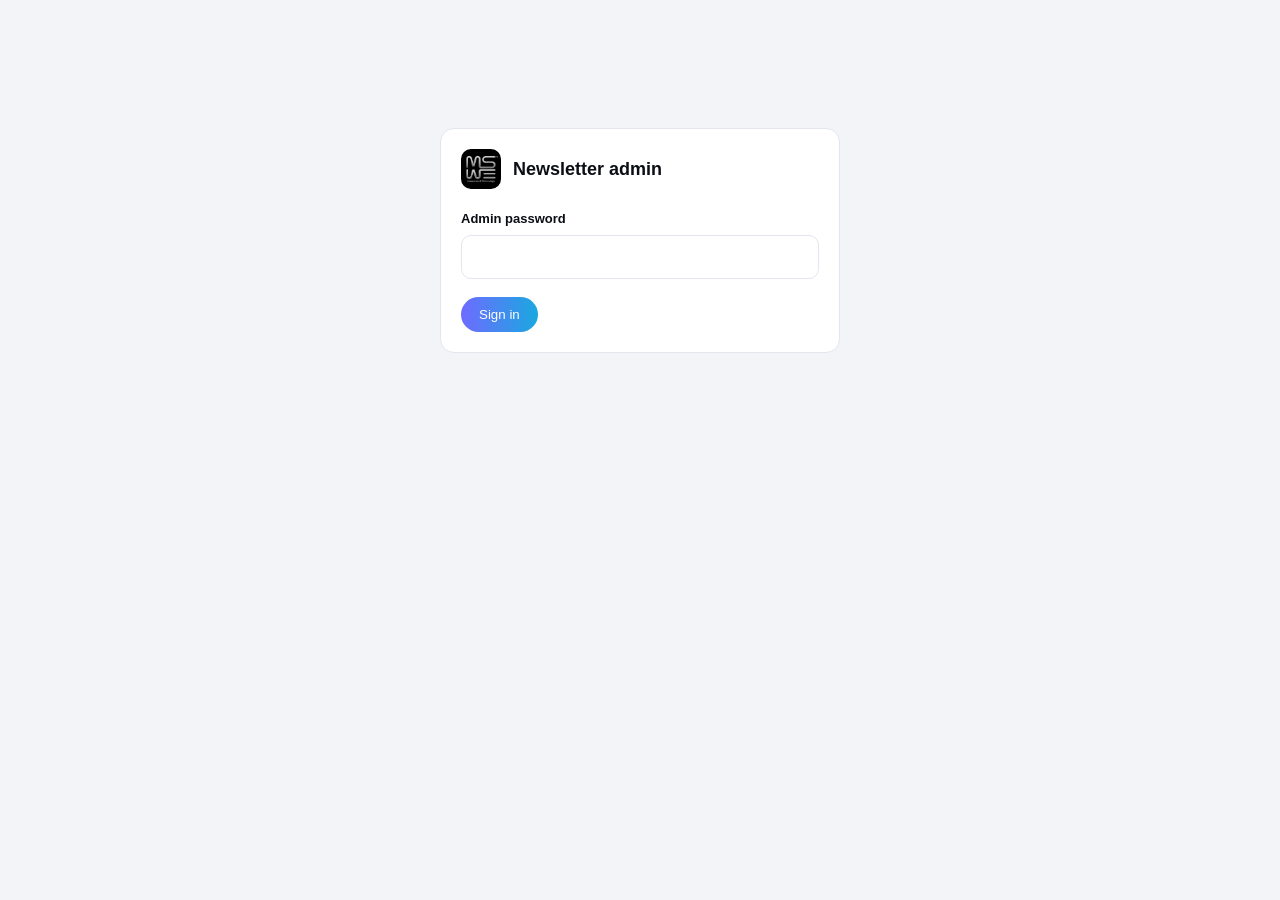
<file: admin.html>
<!doctype html>
<html lang="en">
<head>
<meta charset="utf-8">
<meta name="viewport" content="width=device-width, initial-scale=1">
<meta name="robots" content="noindex, nofollow">
<title>Newsletter Admin | MSWE</title>
<link rel="icon" href="assets/images/mswe-dark.png">
<style>
  :root {
    --bg: #F3F4F8; --surface: #fff; --ink: #0B0E14; --muted: #5B6475; --border: #E3E6EE;
    --brand: #6E6BFF; --brand-2: #1AA8E0; --ok: #12805C; --bad: #C2362F; --radius: 14px;
  }
  * { box-sizing: border-box; }
  body { margin: 0; background: var(--bg); color: var(--ink);
    font: 15px/1.5 -apple-system, BlinkMacSystemFont, "Segoe UI", Roboto, Helvetica, Arial, sans-serif; }
  [hidden] { display: none !important; }
  .wrap { max-width: 1100px; margin: 0 auto; padding: 20px 16px 60px; }
  header.top { display: flex; align-items: center; gap: 12px; margin-bottom: 20px; }
  header.top img { width: 40px; height: 40px; border-radius: 10px; }
  header.top h1 { font-size: 18px; margin: 0; flex: 1; }
  .card { background: var(--surface); border: 1px solid var(--border); border-radius: var(--radius); padding: 20px; }
  .card + .card { margin-top: 16px; }
  .card h2 { font-size: 16px; margin: 0 0 4px; }
  .card .sub { color: var(--muted); margin: 0 0 16px; font-size: 14px; }
  label { display: block; font-weight: 600; font-size: 13px; margin: 14px 0 6px; }
  label small { font-weight: 400; color: var(--muted); }
  input, textarea { width: 100%; border: 1px solid var(--border); border-radius: 10px; padding: 10px 12px;
    font: inherit; color: inherit; background: #fff; }
  input:focus, textarea:focus { outline: 2px solid rgb(110 107 255 / 35%); border-color: var(--brand); }
  textarea { min-height: 220px; resize: vertical; }
  .row2 { display: grid; gap: 0 14px; }
  .btns { display: flex; flex-wrap: wrap; gap: 10px; margin-top: 18px; }
  button { border: 1px solid var(--border); background: #fff; color: var(--ink); border-radius: 999px;
    padding: 10px 18px; font: 600 14px/1.2 inherit; font-family: inherit; cursor: pointer; }
  button:hover { border-color: var(--brand); }
  button.primary { border: 0; color: #fff; background: linear-gradient(90deg, var(--brand), var(--brand-2)); }
  button.link { border: 0; padding: 4px 8px; color: var(--bad); background: none; font-weight: 500; }
  button:disabled { opacity: .55; cursor: not-allowed; }
  .msg { margin-top: 14px; padding: 10px 14px; border-radius: 10px; font-size: 14px; }
  .msg.ok { background: #E8F6F0; color: var(--ok); }
  .msg.bad { background: #FBECEB; color: var(--bad); }
  .msg.info { background: #EEF0FF; color: #3E3BB8; }
  .stats { display: flex; gap: 10px; flex-wrap: wrap; }
  .stat { flex: 1 1 140px; background: var(--surface); border: 1px solid var(--border); border-radius: var(--radius); padding: 14px 16px; }
  .stat b { display: block; font-size: 26px; line-height: 1.1; }
  .stat span { color: var(--muted); font-size: 13px; }
  .grid { display: grid; gap: 16px; margin-top: 16px; }
  iframe { width: 100%; height: 640px; border: 1px solid var(--border); border-radius: 10px; background: #F3F4F8; }
  table { width: 100%; border-collapse: collapse; font-size: 14px; }
  th, td { text-align: left; padding: 9px 6px; border-bottom: 1px solid var(--border); vertical-align: middle; }
  th { color: var(--muted); font-weight: 600; font-size: 12px; text-transform: uppercase; letter-spacing: .05em; }
  td.email { word-break: break-all; }
  .tablewrap { max-height: 420px; overflow: auto; }
  .bar { height: 8px; background: #ECEEF5; border-radius: 99px; overflow: hidden; margin-top: 14px; }
  .bar i { display: block; height: 100%; width: 0; background: linear-gradient(90deg, var(--brand), var(--brand-2)); transition: width .3s; }
  .login { max-width: 400px; margin: 12vh auto 0; }
  .muted { color: var(--muted); font-size: 13px; }
  .toolbar { display: flex; gap: 10px; flex-wrap: wrap; align-items: center; margin-bottom: 10px; }
  .toolbar input { flex: 1 1 200px; width: auto; }
  @media (min-width: 720px) { .row2 { grid-template-columns: 1fr 1fr; } }
  @media (min-width: 980px) { .grid { grid-template-columns: 1.1fr .9fr; align-items: start; } }
</style>
</head>
<body>

<!-- Sign in -->
<main class="wrap" id="loginView">
  <form class="card login" id="loginForm">
    <header class="top"><img src="assets/images/mswe-dark.png" alt=""><h1>Newsletter admin</h1></header>
    <label for="pw">Admin password</label>
    <input id="pw" type="password" autocomplete="current-password" required>
    <div class="btns"><button class="primary" type="submit">Sign in</button></div>
    <div class="msg bad" id="loginMsg" hidden></div>
  </form>
</main>

<!-- Dashboard -->
<main class="wrap" id="appView" hidden>
  <header class="top">
    <img src="assets/images/mswe-dark.png" alt="">
    <h1>Newsletter admin</h1>
    <button type="button" id="logout">Sign out</button>
  </header>

  <div class="stats">
    <div class="stat"><b id="statSubs">0</b><span>Subscribers</span></div>
    <div class="stat"><b id="statNew">0</b><span>New in the last 30 days</span></div>
    <div class="stat"><b id="statSends">0</b><span>Case studies sent</span></div>
  </div>

  <div class="grid">
    <section class="card">
      <h2>Send a case study</h2>
      <p class="sub">Emails go from <b id="fromAddr">info@mswe.in</b>, one per subscriber, each with its own unsubscribe link. Your draft is saved in this browser.</p>
      <form id="compose" novalidate>
        <label for="f-subject">Email subject</label>
        <input id="f-subject" maxlength="150" placeholder="Case study: Zero-trust IAM for a 10,000-user bank">
        <label for="f-headline">Headline</label>
        <input id="f-headline" maxlength="150" placeholder="How we cut identity incidents by 60% in 90 days">
        <label for="f-body">Case study text <small>(blank line = new paragraph; a short first line like "The challenge" becomes a heading; start a line with "- " for a bullet)</small></label>
        <textarea id="f-body" maxlength="10000" placeholder="The challenge&#10;A leading bank needed...&#10;&#10;What we did&#10;- Consolidated 4 identity providers into one&#10;- Rolled out phishing-resistant MFA&#10;&#10;The result&#10;..."></textarea>
        <div class="row2">
          <div>
            <label for="f-ctaLabel">Button text <small>(optional)</small></label>
            <input id="f-ctaLabel" maxlength="40" placeholder="Read the full case study">
          </div>
          <div>
            <label for="f-ctaUrl">Button link <small>(optional)</small></label>
            <input id="f-ctaUrl" type="url" placeholder="https://www.mswe.in/...">
          </div>
        </div>
        <label for="f-imageUrl">Image link <small>(optional, https://… .jpg or .png)</small></label>
        <input id="f-imageUrl" type="url" placeholder="https://www.mswe.in/assets/images/...">

        <div class="btns">
          <button type="button" id="btnPreview">Preview</button>
          <button type="button" id="btnTest">Send test to <span id="testAddr">info@mswe.in</span></button>
          <button type="button" class="primary" id="btnSend">Send to all subscribers</button>
        </div>
        <div class="bar" id="bar" hidden><i></i></div>
        <div class="msg" id="composeMsg" hidden></div>
        <ul class="muted" id="failedList" hidden></ul>
      </form>
    </section>

    <section class="card">
      <h2>Preview</h2>
      <p class="sub">Exactly what subscribers will see. Press Preview after editing.</p>
      <iframe id="preview" title="Email preview" sandbox="allow-same-origin"></iframe>
    </section>
  </div>

  <section class="card" style="margin-top:16px">
    <h2>Subscribers</h2>
    <div class="toolbar">
      <input id="search" type="search" placeholder="Search email">
      <button type="button" id="btnExport">Export CSV</button>
      <button type="button" id="btnRefresh">Refresh</button>
    </div>
    <div class="tablewrap">
      <table>
        <thead><tr><th>Email</th><th>Subscribed</th><th>From</th><th></th></tr></thead>
        <tbody id="subsBody"></tbody>
      </table>
    </div>
    <p class="muted" id="subsEmpty" hidden>No subscribers yet. Sign-ups from the website's newsletter form appear here.</p>
  </section>

  <section class="card">
    <h2>Sent case studies</h2>
    <table>
      <thead><tr><th>Subject</th><th>Sent on</th><th>Delivered</th><th>Failed</th></tr></thead>
      <tbody id="sendsBody"></tbody>
    </table>
    <p class="muted" id="sendsEmpty" hidden>Nothing sent yet.</p>
  </section>
</main>

<script>
(function () {
  'use strict';
  var API = '/api/admin';
  var BATCH = 25;
  var KEY_PW = 'mswe-admin-pw';
  var KEY_DRAFT = 'mswe-admin-draft';
  var FIELDS = ['subject', 'headline', 'body', 'ctaLabel', 'ctaUrl', 'imageUrl'];
  var state = { subscribers: [], sends: [] };

  var $ = function (id) { return document.getElementById(id); };
  var store = {
    get: function (s, k) { try { return window[s].getItem(k); } catch (e) { return null; } },
    set: function (s, k, v) { try { window[s].setItem(k, v); } catch (e) { /* private mode */ } },
    del: function (s, k) { try { window[s].removeItem(k); } catch (e) { /* ignore */ } }
  };
  var password = store.get('sessionStorage', KEY_PW) || '';

  function call(action, extra) {
    var body = Object.assign({ action: action }, extra || {});
    return fetch(API, {
      method: 'POST',
      headers: { 'Content-Type': 'application/json', Authorization: 'Bearer ' + password },
      body: JSON.stringify(body)
    }).then(function (r) {
      return r.json().catch(function () { return { message: 'Server error (' + r.status + ').' }; })
        .then(function (data) {
          if (!r.ok) {
            var err = new Error(data.message || ('Error ' + r.status));
            err.status = r.status; err.data = data;
            throw err;
          }
          return data;
        });
    });
  }

  function show(el, kind, text) {
    el.className = 'msg ' + kind;
    el.textContent = text;
    el.hidden = false;
  }
  function errText(e) {
    var d = e.data || {};
    return e.message + (d.code ? ' [' + d.code + ']' : '') + (d.debug && d.debug.hint ? ' ' + d.debug.hint : '');
  }
  var fmtDate = function (iso) {
    try { return new Date(iso).toLocaleString(undefined, { dateStyle: 'medium', timeStyle: 'short' }); }
    catch (e) { return iso; }
  };

  /* ---- sign in ---- */
  function enter() {
    return call('overview').then(function (data) {
      store.set('sessionStorage', KEY_PW, password);
      $('loginView').hidden = true;
      $('appView').hidden = false;
      $('fromAddr').textContent = data.from;
      $('testAddr').textContent = data.testTo;
      render(data);
    });
  }
  $('loginForm').addEventListener('submit', function (ev) {
    ev.preventDefault();
    password = $('pw').value;
    $('loginMsg').hidden = true;
    enter().catch(function (e) { show($('loginMsg'), 'bad', errText(e)); });
  });
  $('logout').addEventListener('click', function () {
    store.del('sessionStorage', KEY_PW);
    location.reload();
  });
  if (password) enter().catch(function () { store.del('sessionStorage', KEY_PW); password = ''; });

  /* ---- dashboard ---- */
  function render(data) {
    state.subscribers = data.subscribers || [];
    state.sends = data.sends || [];
    var monthAgo = Date.now() - 30 * 864e5;
    $('statSubs').textContent = state.subscribers.length;
    $('statNew').textContent = state.subscribers.filter(function (s) { return Date.parse(s.subscribedAt) > monthAgo; }).length;
    $('statSends').textContent = state.sends.length;
    $('btnSend').textContent = 'Send to all ' + state.subscribers.length + ' subscriber' + (state.subscribers.length === 1 ? '' : 's');
    renderSubs();
    var tb = $('sendsBody');
    tb.textContent = '';
    state.sends.forEach(function (s) {
      var tr = document.createElement('tr');
      [s.subject, fmtDate(s.at), s.sent, s.failed].forEach(function (v) {
        var td = document.createElement('td'); td.textContent = v; tr.appendChild(td);
      });
      tb.appendChild(tr);
    });
    $('sendsEmpty').hidden = state.sends.length > 0;
  }
  function renderSubs() {
    var q = $('search').value.trim().toLowerCase();
    var tb = $('subsBody');
    tb.textContent = '';
    state.subscribers.slice().reverse()
      .filter(function (s) { return !q || s.email.toLowerCase().indexOf(q) !== -1; })
      .forEach(function (s) {
        var tr = document.createElement('tr');
        var td1 = document.createElement('td'); td1.className = 'email'; td1.textContent = s.email;
        var td2 = document.createElement('td'); td2.textContent = fmtDate(s.subscribedAt);
        var td3 = document.createElement('td'); td3.textContent = s.source || '';
        var td4 = document.createElement('td');
        var b = document.createElement('button'); b.type = 'button'; b.className = 'link'; b.textContent = 'Remove';
        b.addEventListener('click', function () {
          if (!confirm('Remove ' + s.email + ' from the newsletter?')) return;
          call('remove', { email: s.email }).then(refresh).catch(function (e) { alert(errText(e)); });
        });
        td4.appendChild(b);
        tr.append(td1, td2, td3, td4);
        tb.appendChild(tr);
      });
    $('subsEmpty').hidden = state.subscribers.length > 0;
  }
  function refresh() { return call('overview').then(render); }
  $('search').addEventListener('input', renderSubs);
  $('btnRefresh').addEventListener('click', function () { refresh().catch(function (e) { alert(errText(e)); }); });
  $('btnExport').addEventListener('click', function () {
    var rows = [['email', 'subscribed_at', 'source']].concat(state.subscribers.map(function (s) {
      return [s.email, s.subscribedAt, s.source || ''];
    }));
    var csv = rows.map(function (r) {
      return r.map(function (v) { return '"' + String(v).replace(/"/g, '""') + '"'; }).join(',');
    }).join('\n');
    var a = document.createElement('a');
    a.href = URL.createObjectURL(new Blob([csv], { type: 'text/csv' }));
    a.download = 'mswe-subscribers-' + new Date().toISOString().slice(0, 10) + '.csv';
    a.click();
    setTimeout(function () { URL.revokeObjectURL(a.href); }, 1000);
  });

  /* ---- compose ---- */
  function content() {
    var c = {};
    FIELDS.forEach(function (f) { c[f] = $('f-' + f).value; });
    return c;
  }
  var saved = store.get('localStorage', KEY_DRAFT);
  if (saved) {
    try { var d = JSON.parse(saved); FIELDS.forEach(function (f) { if (d[f]) $('f-' + f).value = d[f]; }); } catch (e) { /* ignore */ }
  }
  $('compose').addEventListener('input', function () {
    store.set('localStorage', KEY_DRAFT, JSON.stringify(content()));
  });

  var busy = function (on) {
    ['btnPreview', 'btnTest', 'btnSend'].forEach(function (id) { $(id).disabled = on; });
  };
  function preview() {
    return call('preview', { content: content() }).then(function (d) { $('preview').srcdoc = d.html; });
  }
  $('btnPreview').addEventListener('click', function () {
    $('composeMsg').hidden = true;
    preview().catch(function (e) { show($('composeMsg'), 'bad', errText(e)); });
  });
  $('btnTest').addEventListener('click', function () {
    busy(true);
    show($('composeMsg'), 'info', 'Sending a test copy...');
    preview()
      .then(function () { return call('send', { content: content(), test: true }); })
      .then(function (r) {
        if (r.failed.length) show($('composeMsg'), 'bad', 'Test not delivered: ' + r.failed[0].reason);
        else show($('composeMsg'), 'ok', 'Test sent to ' + $('testAddr').textContent + '. Check the inbox before sending to everyone.');
      })
      .catch(function (e) { show($('composeMsg'), 'bad', errText(e)); })
      .then(function () { busy(false); });
  });

  $('btnSend').addEventListener('click', function () {
    var c = content();
    var everyone = state.subscribers.map(function (s) { return s.email; });
    if (!everyone.length) { show($('composeMsg'), 'bad', 'There are no subscribers yet.'); return; }
    // validate + render first, so a typo doesn't stop us halfway
    preview().then(function () {
      if (!confirm('Send "' + c.subject + '" to all ' + everyone.length + ' subscribers now? This cannot be undone.')) return;
      busy(true);
      var bar = $('bar'); bar.hidden = false; bar.firstElementChild.style.width = '0%';
      var sent = 0, failed = [], i = 0;
      var list = $('failedList'); list.hidden = true; list.textContent = '';
      function next() {
        if (i >= everyone.length) return Promise.resolve();
        var batch = everyone.slice(i, i + BATCH);
        show($('composeMsg'), 'info', 'Sending... ' + sent + ' of ' + everyone.length + ' delivered.');
        return call('send', { content: c, recipients: batch }).then(function (r) {
          sent += r.sent.length;
          failed = failed.concat(r.failed);
          i += batch.length;
          bar.firstElementChild.style.width = Math.round(i / everyone.length * 100) + '%';
          return next();
        });
      }
      next()
        .then(function () {
          show($('composeMsg'), failed.length ? 'bad' : 'ok',
            'Done: sent to ' + sent + ' subscriber' + (sent === 1 ? '' : 's') + (failed.length ? ', ' + failed.length + ' failed (listed below).' : '.'));
          failed.forEach(function (f) {
            var li = document.createElement('li'); li.textContent = f.email + ': ' + f.reason; list.appendChild(li);
          });
          list.hidden = !failed.length;
          return call('log', { subject: c.subject, sent: sent, failed: failed.length }).then(refresh);
        })
        .catch(function (e) {
          show($('composeMsg'), 'bad', 'Stopped after ' + sent + ' of ' + everyone.length + ': ' + errText(e));
          if (sent) call('log', { subject: c.subject + ' (stopped)', sent: sent, failed: failed.length }).then(refresh);
        })
        .then(function () { busy(false); });
    }).catch(function (e) { show($('composeMsg'), 'bad', errText(e)); });
  });
})();
</script>
</body>
</html>
</file>
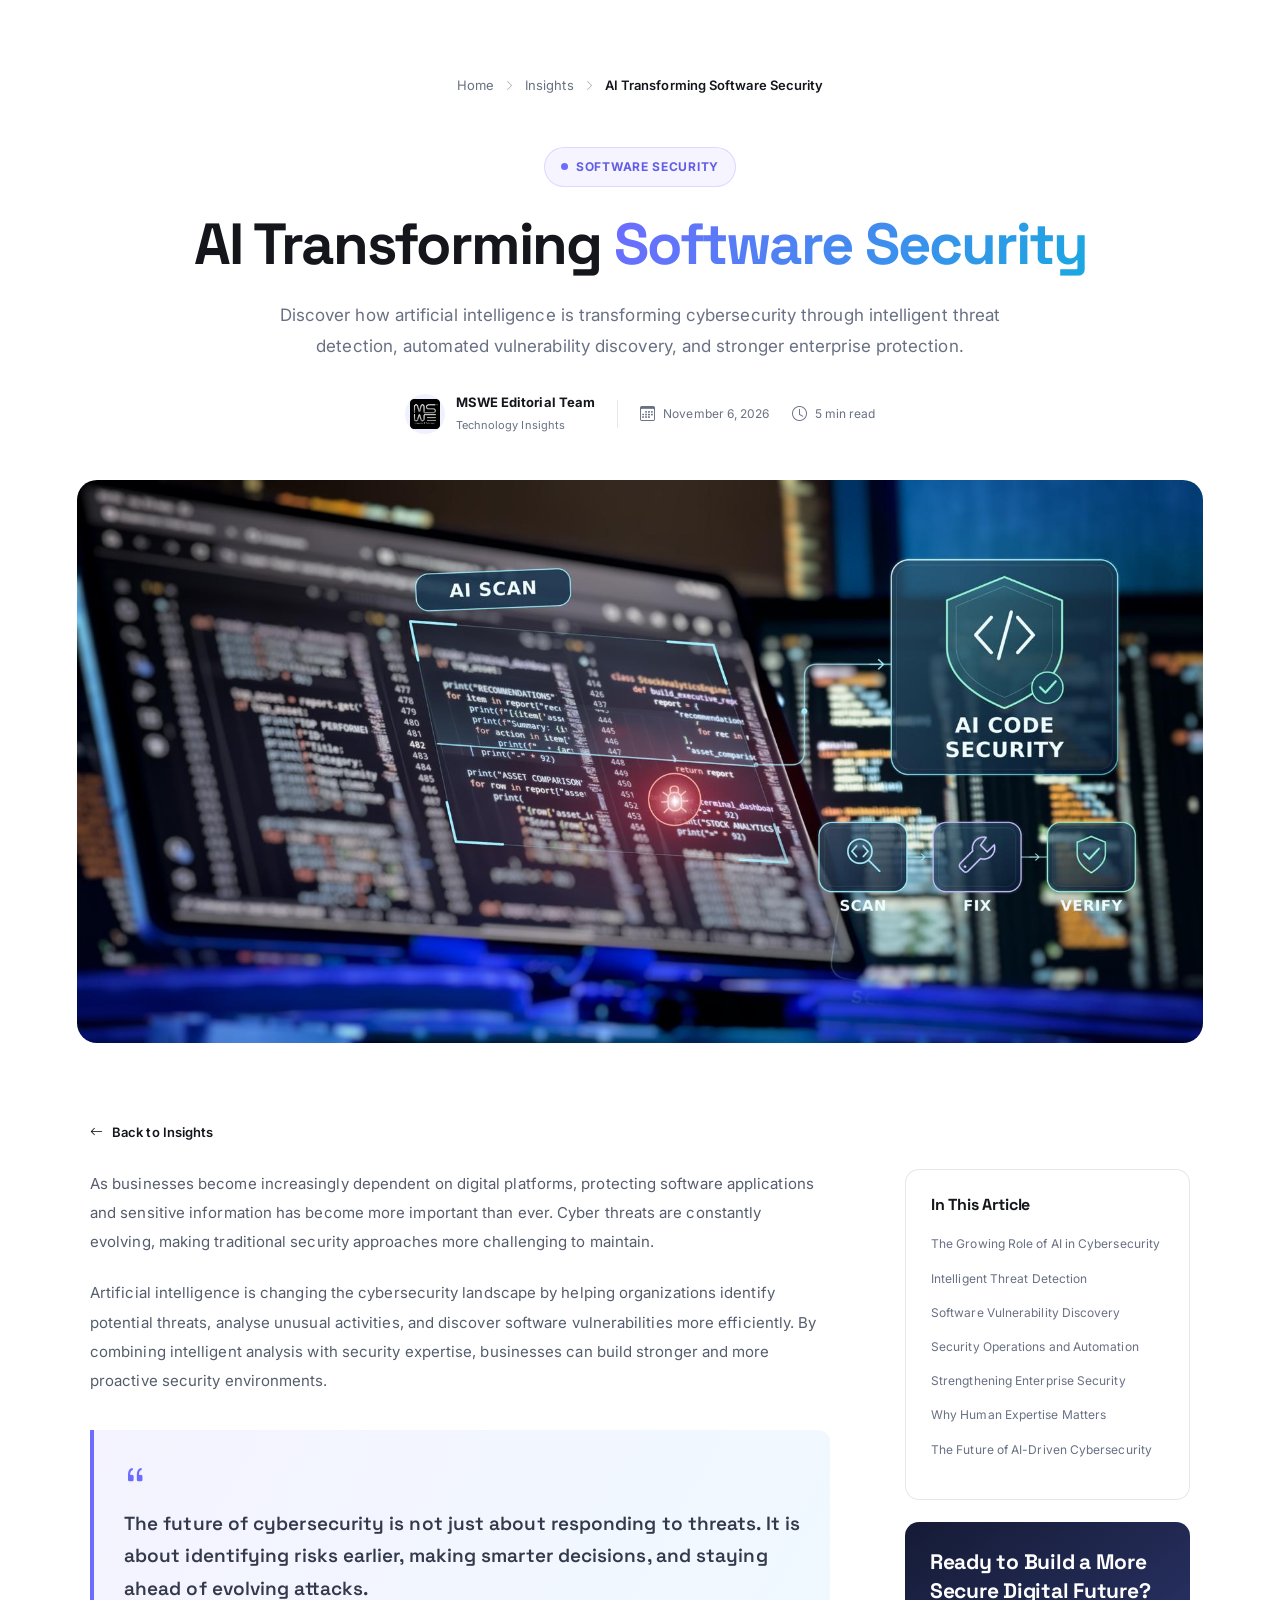
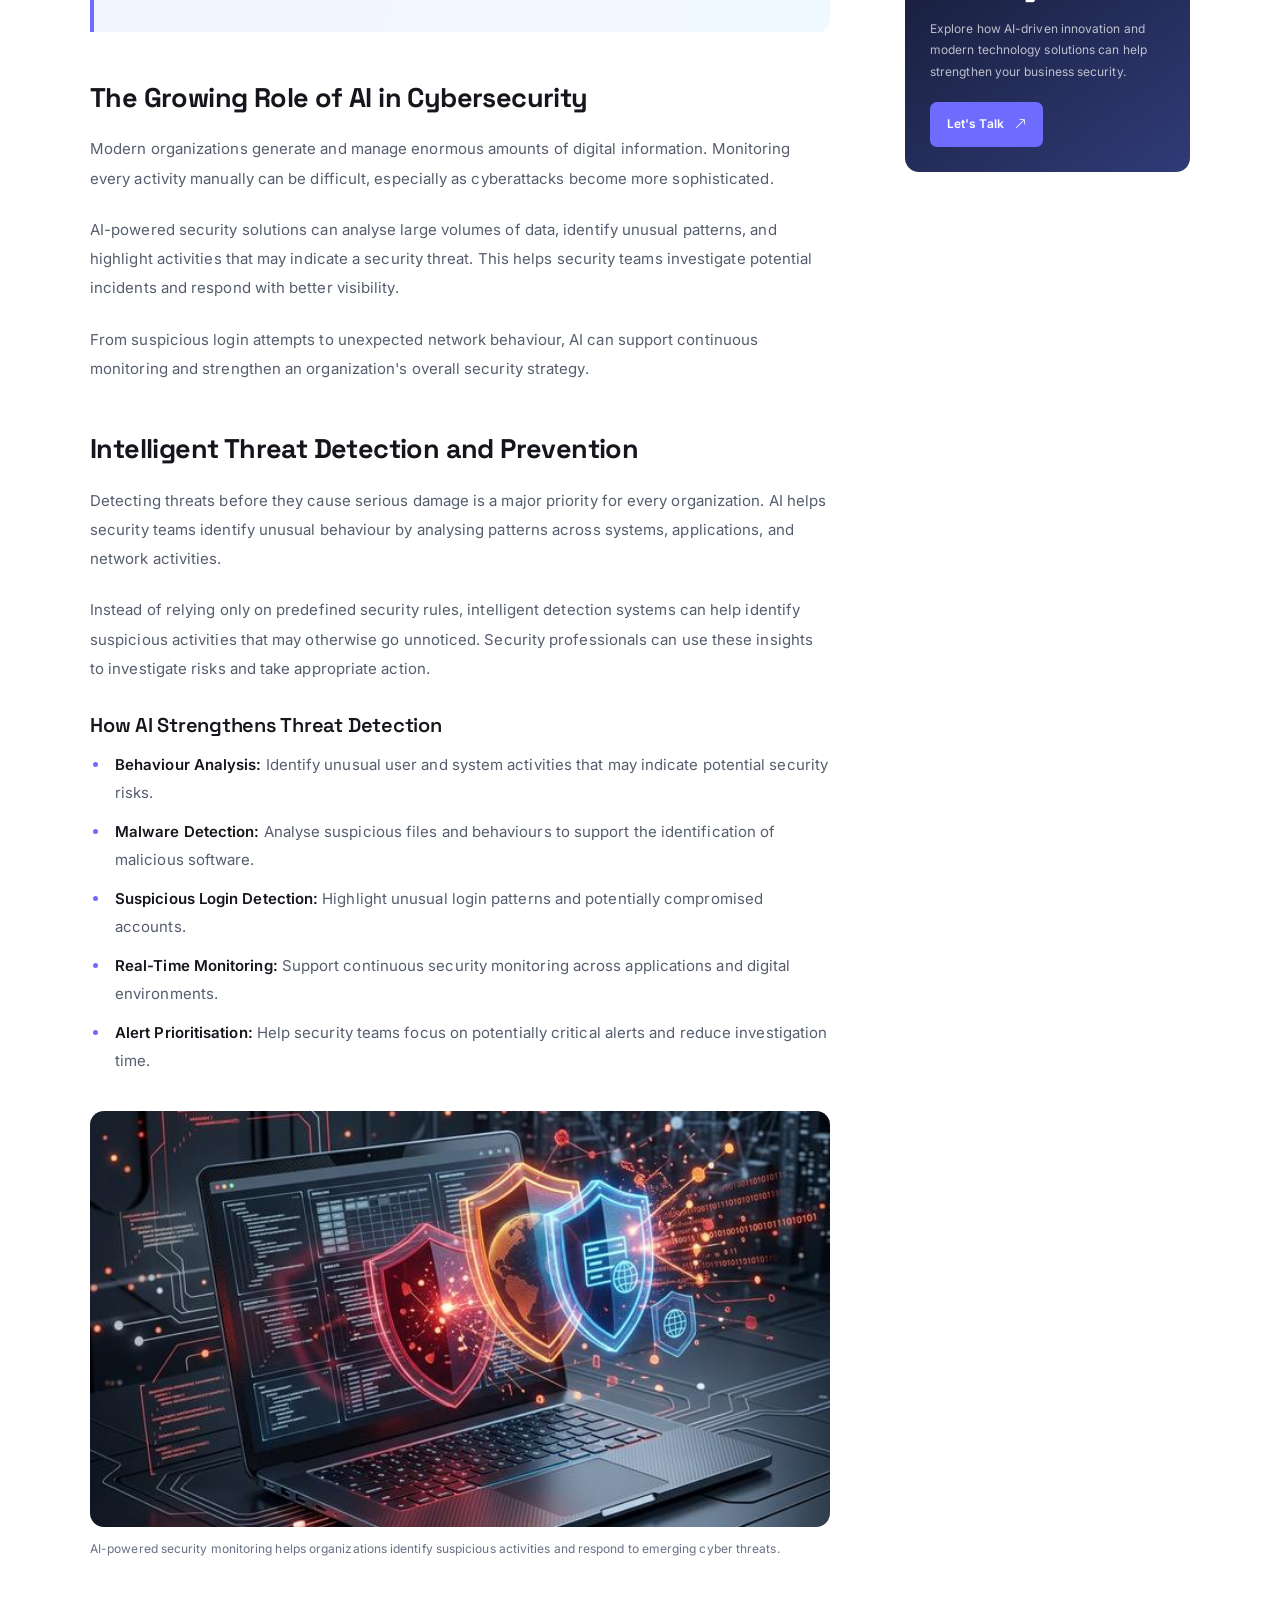
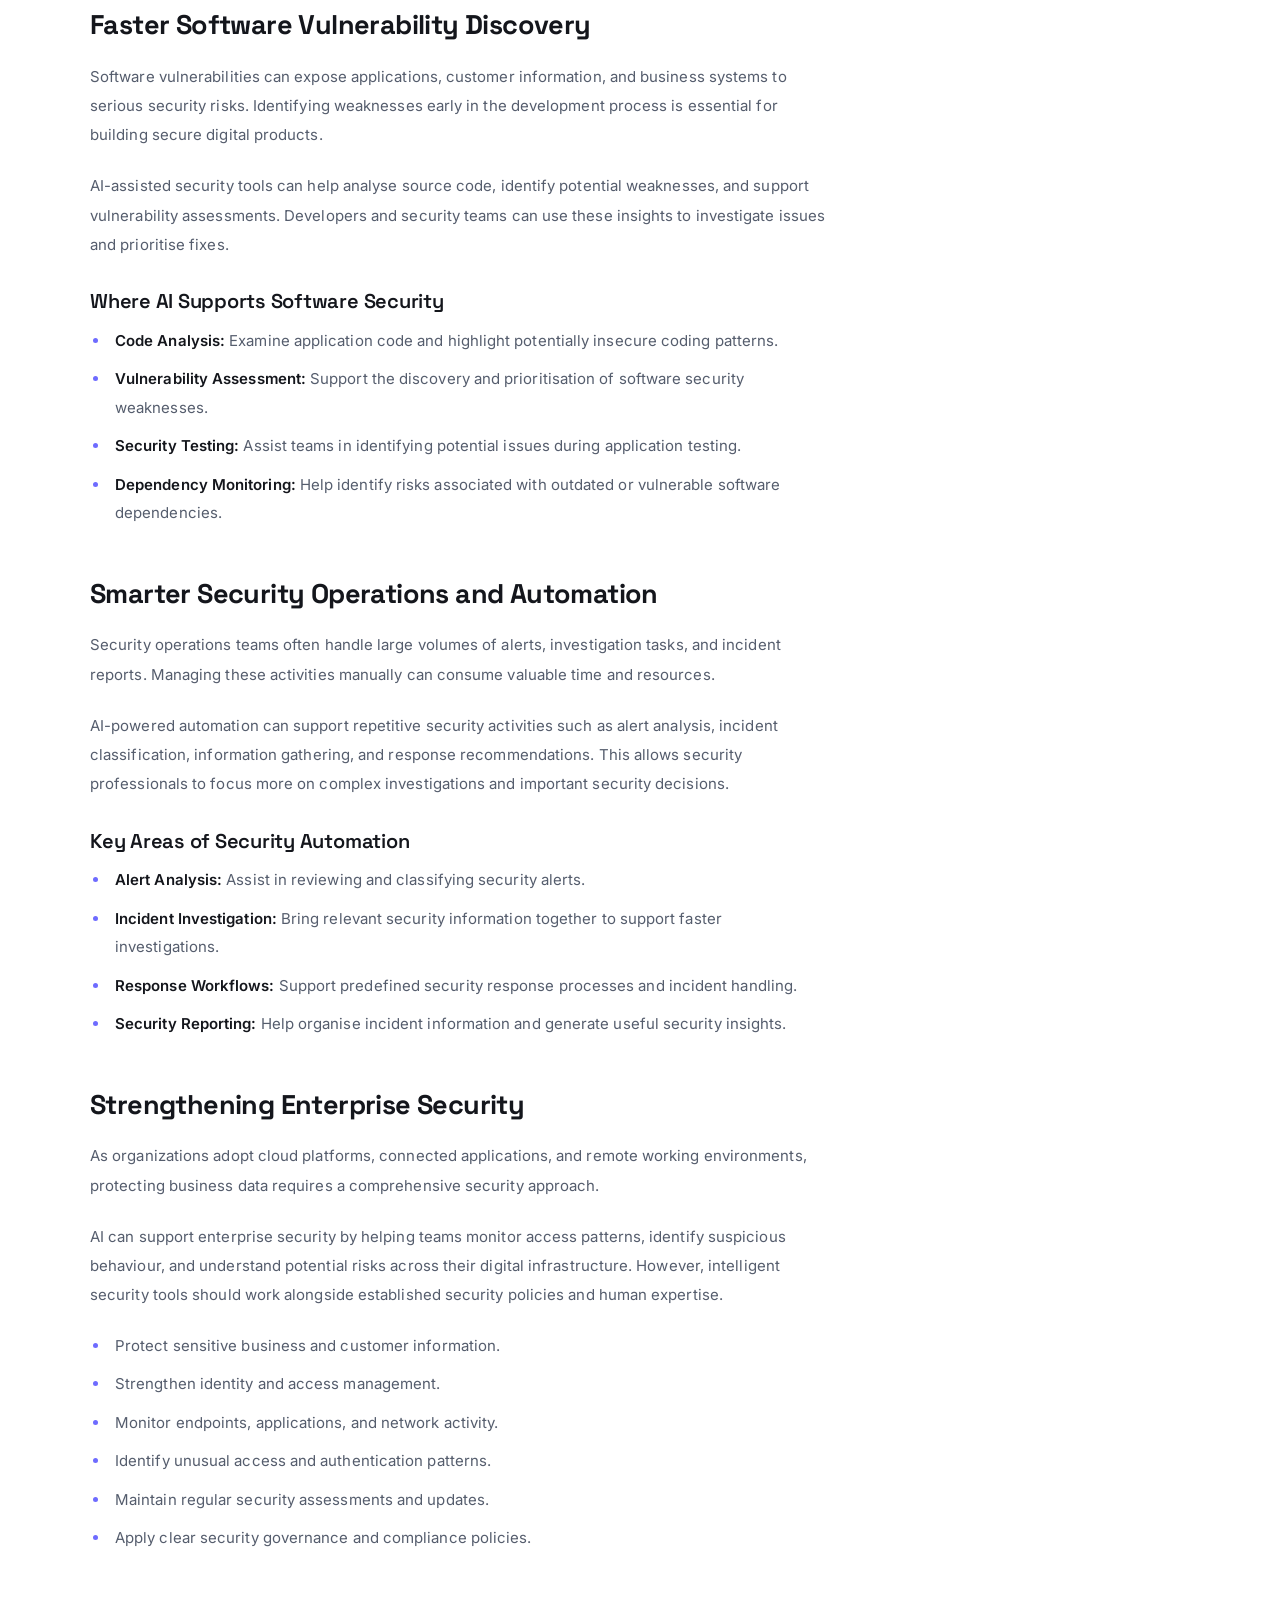
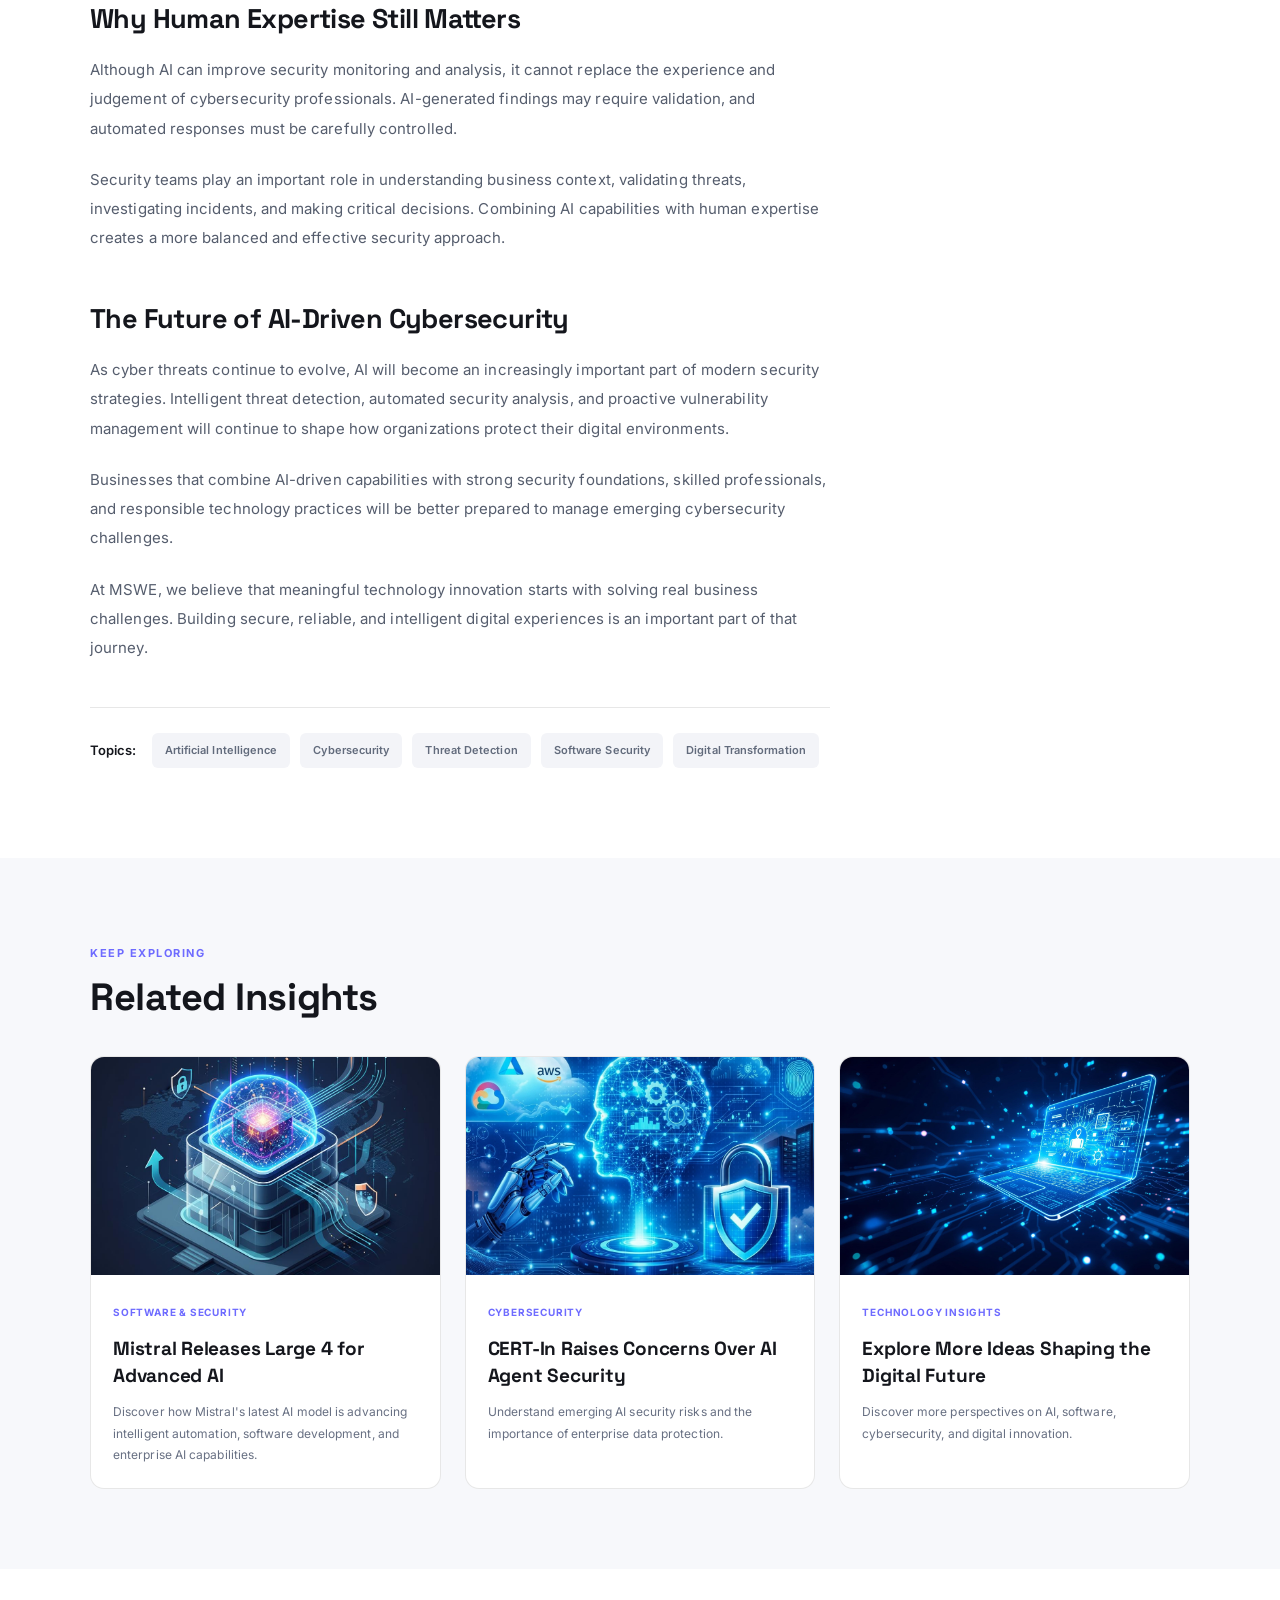
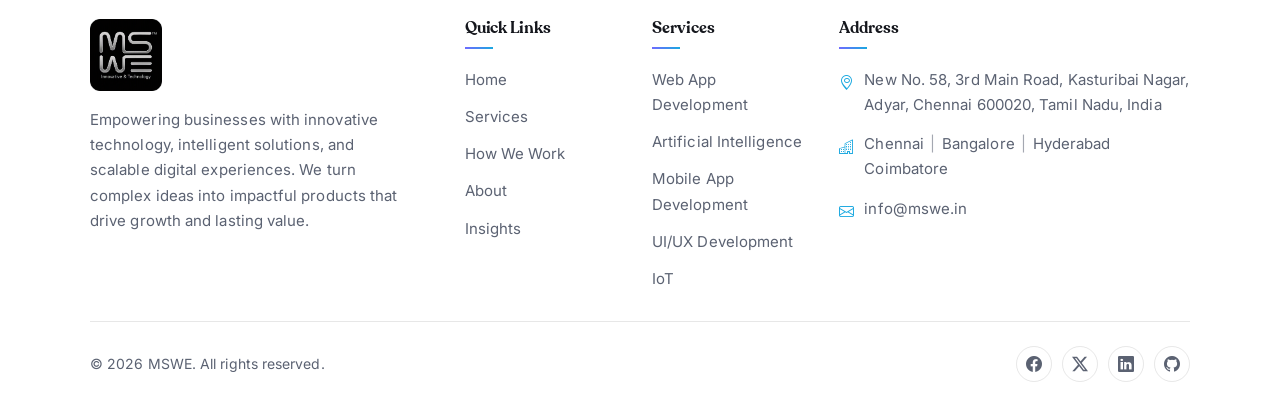
<file: blog/ai-transforming-software-security.html>
<!doctype html>
<html lang="en">

<head>
    <meta charset="utf-8">
    <meta name="viewport" content="width=device-width, initial-scale=1">

    <meta name="description" content="Explore how Mistral Large 4 is advancing enterprise AI, intelligent automation and software development.">

    <title>Mistral Large 4: Advancing Enterprise AI | MSWE</title>

    <!-- Favicon -->
    <link rel="icon" type="image/png" href="../assets/images/mswe-dark.png">

    <!-- Google Fonts -->
    <link rel="preconnect" href="https://fonts.googleapis.com">
    <link rel="preconnect" href="https://fonts.gstatic.com" crossorigin>

    <link href="https://fonts.googleapis.com/css2?family=Space+Grotesk:wght@400;500;600;700&family=Inter:wght@300;400;500;600;700&display=swap" rel="stylesheet">

    <!-- Bootstrap Icons -->
    <link href="https://cdn.jsdelivr.net/npm/bootstrap-icons@1.11.3/font/bootstrap-icons.css" rel="stylesheet">

    <!-- CSS -->
    <link rel="stylesheet" href="../assets/css/bootstrap.min.css">
    <link rel="stylesheet" href="https://unpkg.com/aos@2.3.4/dist/aos.css">
    <link rel="stylesheet" href="../assets/css/main.css">

    <!-- Blog Details CSS -->
    <style>

        :root {
            --blog-bg: #F7F8FB;
            --blog-white: #FFFFFF;
            --blog-text: #14161C;
            --blog-muted: #687083;
            --blog-primary: #6E6BFF;
            --blog-secondary: #1AA8E0;
            --blog-border: rgba(20, 22, 28, 0.10);
            --blog-gradient: linear-gradient(120deg, #6E6BFF, #1AA8E0);
            --blog-radius: 14px;
            --blog-ease: cubic-bezier(.16, 1, .3, 1);
        }

        body {
            background: var(--blog-white);
            color: var(--blog-text);
            font-family: "Inter", sans-serif;
        }

        /* Reading Progress */

        .blogProgress {
            position: fixed;
            top: 0;
            left: 0;
            width: 0;
            height: 3px;
            background: var(--blog-gradient);
            z-index: 9999;
            transition: width .1s linear;
        }

        /* Breadcrumb */

        .blogBreadcrumb {
            padding: 25px 0 15px;
            margin-top: 50px;
            text-align: center;
        }

        .blogBreadcrumb ul {
            display: flex;
            flex-wrap: wrap;
            align-items: center;
            gap: 10px;
            list-style: none;
            padding: 0;
            justify-content: center;
            margin: 0;
        }

        .blogBreadcrumb li {
            color: var(--blog-muted);
            font-size: 13px;
        }

        .blogBreadcrumb a {
            color: var(--blog-muted);
            text-decoration: none;
            transition: color .3s ease;
        }

        .blogBreadcrumb a:hover {
            color: var(--blog-primary);
        }

        .blogBreadcrumb .active {
            color: var(--blog-text);
            font-weight: 600;
        }

        .blogBreadcrumb i {
            font-size: 11px;
            opacity: .6;
        }

        /* Article Header */

        .blogArticleHero {
            padding: 35px 0 45px;
        }

        .blogArticleHead {
            max-width: 1000px;
            margin: 0 auto;
            text-align: center;
        }

        .blogArticleCat {
            display: inline-flex;
            align-items: center;
            gap: 8px;
            padding: 9px 16px;
            border: 1px solid rgba(110, 107, 255, .2);
            border-radius: 50px;
            color: #625ee5;
            background: rgba(110, 107, 255, .07);
            font-size: 12px;
            font-weight: 700;
            letter-spacing: .7px;
            text-transform: uppercase;
            margin-bottom: 25px;
        }

        .blogArticleCat span {
            width: 7px;
            height: 7px;
            background: var(--blog-primary);
            border-radius: 50%;
        }

        .blogArticleTitle {
            font-family: "Space Grotesk", sans-serif;
            font-size: clamp(34px, 5vw, 58px);
            font-weight: 700;
            line-height: 1.13;
            letter-spacing: -2px;
            margin: 0 auto 22px;
            max-width: 950px;
        }

        .blogArticleTitle span {
            background: var(--blog-gradient);
            -webkit-background-clip: text;
            background-clip: text;
            -webkit-text-fill-color: transparent;
        }

        .blogArticleIntro {
            max-width: 760px;
            margin: 0 auto;
            color: var(--blog-muted);
            font-size: 17px;
            line-height: 1.85;
        }

        /* Author Details */

        .blogArticleMeta {
            display: flex;
            align-items: center;
            justify-content: center;
            flex-wrap: wrap;
            gap: 22px;
            margin-top: 30px;
        }

        .blogAuthor {
            display: flex;
            align-items: center;
            gap: 11px;
        }

        .blogAuthorLogo {
            width: 40px;
            height: 40px;
            display: flex;
            align-items: center;
            justify-content: center;
            border-radius: 50%;
            background: #f0f1ff;
            overflow: hidden;
        }

        .blogAuthorLogo img {
            width: 75%;
            height: 75%;
            object-fit: contain;
        }

        .blogAuthorInfo {
            text-align: left;
        }

        .blogAuthorInfo strong {
            display: block;
            font-size: 13px;
            font-weight: 700;
        }

        .blogAuthorInfo small {
            display: block;
            color: var(--blog-muted);
            font-size: 11px;
            margin-top: 3px;
        }

        .blogMetaDivider {
            width: 1px;
            height: 28px;
            background: var(--blog-border);
        }

        .blogMetaItem {
            display: flex;
            align-items: center;
            gap: 8px;
            color: var(--blog-muted);
            font-size: 12px;
        }

        .blogMetaItem i {
            font-size: 15px;
        }

        /* Featured Image */

        .blogFeature {
            max-width: 1150px;
            margin: 0 auto;
            padding: 0 12px;
        }

        .blogFeatureImage {
            position: relative;
            width: 100%;
            aspect-ratio: 16 / 8;
            overflow: hidden;
            border-radius: 20px;
            background: var(--blog-bg);
        }

        .blogFeatureImage img {
            width: 100%;
            height: 100%;
            object-fit: cover;
        }

        /* Article Layout */

        .blogContentSection {
            padding: 75px 0 90px;
        }

        .blogArticleLayout {
            display: grid;
            grid-template-columns: minmax(0, 1fr) 285px;
            gap: 75px;
            align-items: start;
        }

        .blogArticleBody {
            min-width: 0;
            max-width: 790px;
        }

        /* Article Content */

        .blogArticleBody p {
            color: #555d6d;
            font-size: 15px;
            line-height: 1.95;
            margin-bottom: 22px;
        }

        .blogArticleBody h2 {
            font-family: "Space Grotesk", sans-serif;
            font-size: 27px;
            font-weight: 700;
            letter-spacing: -.6px;
            line-height: 1.35;
            margin: 48px 0 18px;
            color: var(--blog-text);
        }

        .blogArticleBody h3 {
            font-family: "Space Grotesk", sans-serif;
            font-size: 20px;
            font-weight: 600;
            margin: 30px 0 13px;
        }

        .blogArticleBody strong {
            color: var(--blog-text);
            font-weight: 600;
        }

        .blogArticleBody ul {
            padding-left: 20px;
            margin-bottom: 25px;
        }

        .blogArticleBody li {
            color: #555d6d;
            font-size: 15px;
            line-height: 1.9;
            padding-left: 5px;
            margin-bottom: 10px;
        }

        .blogArticleBody li::marker {
            color: var(--blog-primary);
        }

        /* Article Highlight */

        .blogHighlight {
            position: relative;
            padding: 27px 30px;
            margin: 35px 0;
            background: linear-gradient(120deg, #f4f3ff, #f0f9ff);
            border-left: 4px solid var(--blog-primary);
            border-radius: 0 12px 12px 0;
        }

        .blogHighlight p {
            color: #34394b;
            font-family: "Space Grotesk", sans-serif;
            font-size: 19px;
            font-weight: 600;
            line-height: 1.7;
            margin: 0;
        }

        .blogHighlight i {
            color: var(--blog-primary);
            font-size: 23px;
            margin-bottom: 12px;
            display: block;
        }

        /* Article Image */

        .blogInlineImage {
            margin: 35px 0;
        }

        .blogInlineImage img {
            display: block;
            width: 100%;
            aspect-ratio: 16 / 9;
            object-fit: cover;
            border-radius: 14px;
        }

        .blogInlineImage figcaption {
            color: var(--blog-muted);
            font-size: 12px;
            margin-top: 12px;
        }

        /* Article Tags */

        .blogArticleTags {
            display: flex;
            align-items: center;
            flex-wrap: wrap;
            gap: 10px;
            border-top: 1px solid var(--blog-border);
            padding-top: 25px;
            margin-top: 45px;
        }

        .blogArticleTags strong {
            font-size: 13px;
            margin-right: 5px;
        }

        .blogArticleTags a {
            color: #626b7c;
            background: #f3f4f8;
            padding: 8px 13px;
            border-radius: 6px;
            text-decoration: none;
            font-size: 11px;
            font-weight: 600;
            transition: all .3s ease;
        }

        .blogArticleTags a:hover {
            color: #fff;
            background: var(--blog-primary);
        }

        /* Sidebar */

        .blogSidebar {
            position: sticky;
            top: 120px;
        }

        .blogSideCard {
            padding: 25px;
            border: 1px solid var(--blog-border);
            border-radius: 14px;
            background: #fff;
            margin-bottom: 22px;
        }

        .blogSideTitle {
            font-family: "Space Grotesk", sans-serif;
            font-size: 16px;
            font-weight: 700;
            margin-bottom: 20px;
        }

        .blogTOC {
            list-style: none;
            padding: 0;
            margin: 0;
        }

        .blogTOC li {
            margin-bottom: 15px;
        }

        .blogTOC a {
            display: block;
            position: relative;
            color: var(--blog-muted);
            font-size: 12px;
            line-height: 1.6;
            text-decoration: none;
            transition: color .3s ease;
        }

        .blogTOC a:hover,
        .blogTOC a.active {
            color: var(--blog-primary);
        }

        .blogSideContact {
            background: linear-gradient(145deg, #151b35, #303b77);
            border: 0;
            color: #fff;
            overflow: hidden;
            position: relative;
        }

        .blogSideContact h3 {
            font-family: "Space Grotesk", sans-serif;
            font-size: 21px;
            font-weight: 700;
            line-height: 1.4;
            margin-bottom: 12px;
        }

        .blogSideContact p {
            color: rgba(255,255,255,.7);
            font-size: 12px;
            line-height: 1.8;
            margin-bottom: 20px;
        }

        .blogSideContact a {
            display: inline-flex;
            align-items: center;
            gap: 10px;
            padding: 12px 17px;
            border-radius: 7px;
            color: #fff;
            background: var(--blog-primary);
            font-size: 12px;
            font-weight: 600;
            text-decoration: none;
            transition: .3s ease;
        }

        .blogSideContact a:hover {
            background: #8582ff;
            transform: translateY(-2px);
        }

        /* Related Articles */

        .blogRelatedSection {
            background: var(--blog-bg);
            padding: 80px 0;
        }

        .blogSectionHead {
            margin-bottom: 35px;
        }

        .blogSectionLabel {
            display: inline-block;
            color: var(--blog-primary);
            font-size: 11px;
            font-weight: 700;
            letter-spacing: 1.5px;
            text-transform: uppercase;
            margin-bottom: 12px;
        }

        .blogSectionHead h2 {
            font-family: "Space Grotesk", sans-serif;
            font-size: clamp(28px, 4vw, 38px);
            font-weight: 700;
            margin: 0;
        }

        .blogRelatedCard {
            display: block;
            height: 100%;
            overflow: hidden;
            background: #fff;
            border: 1px solid var(--blog-border);
            border-radius: 14px;
            text-decoration: none;
            color: inherit;
            transition: transform .4s var(--blog-ease), box-shadow .4s ease;
        }

        .blogRelatedCard:hover {
            color: inherit;
            transform: translateY(-6px);
            box-shadow: 0 15px 40px rgba(20,22,28,.08);
        }

        .blogRelatedImage {
            aspect-ratio: 16 / 10;
            overflow: hidden;
        }

        .blogRelatedImage img {
            width: 100%;
            height: 100%;
            object-fit: cover;
            transition: transform .6s ease;
        }

        .blogRelatedCard:hover .blogRelatedImage img {
            transform: scale(1.05);
        }

        .blogRelatedContent {
            padding: 22px;
        }

        .blogRelatedCat {
            color: var(--blog-primary);
            font-size: 10px;
            font-weight: 700;
            letter-spacing: .8px;
            text-transform: uppercase;
        }

        .blogRelatedContent h3 {
            font-family: "Space Grotesk", sans-serif;
            font-size: 19px;
            font-weight: 700;
            line-height: 1.4;
            margin: 12px 0;
        }

        .blogRelatedContent p {
            color: var(--blog-muted);
            font-size: 12px;
            line-height: 1.8;
            margin: 0;
        }

        /* Newsletter */

        .blogNewsSection {
            padding: 75px 0;
        }

        .blogNewsCard {
            display: flex;
            align-items: center;
            justify-content: space-between;
            gap: 35px;
            padding: 48px 55px;
            border-radius: 20px;
            background: linear-gradient(120deg, #151b35, #303e7d);
        }

        .blogNewsContent {
            max-width: 530px;
        }

        .blogNewsContent span {
            display: inline-block;
            color: #a6baff;
            font-size: 11px;
            font-weight: 700;
            letter-spacing: 1.5px;
            margin-bottom: 15px;
        }

        .blogNewsContent h2 {
            font-family: "Space Grotesk", sans-serif;
            color: #fff;
            font-size: clamp(25px, 3vw, 35px);
            font-weight: 700;
            line-height: 1.3;
            margin-bottom: 12px;
        }

        .blogNewsContent p {
            color: rgba(255,255,255,.7);
            font-size: 13px;
            line-height: 1.8;
            margin: 0;
        }

        .blogNewsForm {
            width: 100%;
            max-width: 390px;
        }

        .blogNewsInput {
            display: flex;
            align-items: center;
            height: 55px;
            padding: 0 16px;
            border-radius: 8px;
            background: #fff;
            gap: 10px;
        }

        .blogNewsInput i {
            color: #777f91;
        }

        .blogNewsInput input {
            width: 100%;
            min-width: 0;
            height: 100%;
            outline: none;
            border: 0;
            background: transparent;
            color: var(--blog-text);
            font-size: 13px;
        }

        .blogNewsForm button {
            width: 100%;
            height: 53px;
            margin-top: 12px;
            border: 0;
            border-radius: 8px;
            background: var(--blog-primary);
            color: #fff;
            font-size: 13px;
            font-weight: 600;
            cursor: pointer;
            transition: .3s ease;
        }

        .blogNewsForm button:hover {
            background: #8582ff;
        }

        .blogNewsNote {
            display: block;
            color: rgba(255,255,255,.6);
            font-size: 10px;
            margin-top: 12px;
        }

        /* Back to Blog */

        .blogBackLink {
            display: inline-flex;
            align-items: center;
            gap: 9px;
            color: var(--blog-text);
            font-size: 13px;
            font-weight: 600;
            text-decoration: none;
            transition: color .3s ease;
            margin-bottom: 25px;
        }

        .blogBackLink:hover {
            color: var(--blog-primary);
        }
        
        .blogSideContact h3 {
            color: #fff !important;
        }

        /* Responsive */

        @media (max-width: 991px) {

            .blogArticleLayout {
                grid-template-columns: 1fr;
                gap: 40px;
            }

            .blogArticleBody {
                max-width: 100%;
            }

            .blogSidebar {
                position: static;
                display: grid;
                grid-template-columns: repeat(2, 1fr);
                gap: 20px;
            }

            .blogSideCard {
                margin: 0;
            }

            .blogNewsCard {
                padding: 40px 35px;
            }

        }

        @media (max-width: 767px) {

            .blogBreadcrumb {
                padding-top: 20px;
            }

            .blogArticleHero {
                padding: 25px 0 35px;
            }

            .blogArticleTitle {
                font-size: 36px;
                letter-spacing: -1.2px;
            }

            .blogArticleIntro {
                font-size: 14px;
                line-height: 1.8;
            }

            .blogArticleMeta {
                gap: 14px;
            }

            .blogMetaDivider {
                display: none;
            }

            .blogFeatureImage {
                aspect-ratio: 4 / 3;
                border-radius: 13px;
            }

            .blogContentSection {
                padding: 45px 0 60px;
            }

            .blogArticleBody p,
            .blogArticleBody li {
                font-size: 14px;
            }

            .blogArticleBody h2 {
                font-size: 23px;
                margin-top: 38px;
            }

            .blogHighlight {
                padding: 22px;
            }

            .blogHighlight p {
                font-size: 16px;
            }

            .blogSidebar {
                grid-template-columns: 1fr;
            }

            .blogRelatedSection {
                padding: 55px 0;
            }

            .blogNewsSection {
                padding: 50px 0;
            }

            .blogNewsCard {
                flex-direction: column;
                align-items: flex-start;
                padding: 32px 23px;
                gap: 25px;
                border-radius: 15px;
            }

            .blogNewsForm {
                max-width: 100%;
            }

        }

        @media (max-width: 480px) {

            .blogArticleTitle {
                font-size: 30px;
            }

            .blogArticleMeta {
                justify-content: flex-start;
            }

            .blogAuthor {
                width: 100%;
            }

            .blogMetaItem {
                font-size: 11px;
            }

        }

        @media (prefers-reduced-motion: reduce) {
            .blogRelatedCard,
            .blogRelatedImage img,
            .blogProgress {
                transition: none;
            }
        }

    </style>

</head>

<body>

    <!-- Reading Progress -->
    <div class="blogProgress" id="blogProgress"></div>


    <!-- DESKTOP NAVBAR -->
    <header id="headerSection" class="d-none">

        <div class="headermain-wrap">
            <div class="container">

                <div class="headercnt-wrapper">

                    <div class="hdrfrst-sec">

                        <a href="../index.html" class="hdr-logo">
                            <img class="hdr-logowit" src="../assets/images/mswe-dark.png" alt="MSWE">
                            <img class="hdr-logodrk" src="../assets/images/mswe-dark.png" alt="MSWE">
                        </a>

                        <ul class="hdrnav-list">

                            <li class="hdrnav-item">
                                <a class="hdrnav-link" href="../index.html">Home</a>
                            </li>

                            <li class="hdrnav-item">
                                <a class="hdrnav-link" href="../index.html#services">Services</a>
                            </li>

                            <li class="hdrnav-item">
                                <a class="hdrnav-link" href="../index.html#about">About</a>
                            </li>

                            <li class="hdrnav-item">
                                <a class="hdrnav-link" href="../index.html#how-we-work">How We Work</a>
                            </li>

                            <li class="hdrnav-item">
                                <a class="hdrnav-link" href="../index.html#industries">Industries</a>
                            </li>


                            <li class="hdrnav-item">
                                <a class="hdrnav-link" href="../index.html#wrkFol">Insights</a>
                            </li>

                            <li class="hdrnav-item">
                                <a class="hdrnav-link" href="../index.html#careers">Careers</a>
                            </li>

                            <li class="hdrreq-btnPrt">
                                <a class="hdrreq-btn" href="../index.html#contact">
                                    <span class="hdrreq-btntxt">Get a Quote</span>
                                    <span class="reqbtn-arw">
                                        <i class="bi bi-arrow-right"></i>
                                    </span>
                                </a>
                            </li>

                        </ul>

                    </div>

                </div>

            </div>
        </div>

    </header>


    <!-- MOBILE NAVBAR -->
    <section class="mobHead d-none">

        <div class="container">

            <div class="headrmobnav">

                <a href="../index.html" class="mobnvlogo">
                    <img src="../assets/images/mswe-dark.png" alt="MSWE">
                </a>

                <div class="mobmnuToggle">
                    <span></span>
                    <span></span>
                    <span></span>
                </div>

                <div class="mobnavCnt">

                    <ul class="mobnavCnt-item">

                        <li class="mobnavCnt-list">
                            <a href="../index.html" class="mobnavCnt-link">Home</a>
                        </li>

                        <li class="mobnavCnt-list">
                            <a href="../index.html#services" class="mobnavCnt-link">Services</a>
                        </li>

                        <li class="mobnavCnt-list">
                            <a href="../index.html#about" class="mobnavCnt-link">About</a>
                        </li>

                        <li class="mobnavCnt-list">
                            <a href="../index.html#how-we-work" class="mobnavCnt-link">How We Work</a>
                        </li>

                        <li class="mobnavCnt-list">
                            <a href="../index.html#industries" class="mobnavCnt-link">Industries</a>
                        </li>


                        <li class="mobnavCnt-list">
                            <a href="../index.html#wrkFol" class="mobnavCnt-link">Insights</a>
                        </li>

                        <li class="mobnavCnt-list">
                            <a href="../index.html#careers" class="mobnavCnt-link">Careers</a>
                        </li>

                        <li class="mobnavcnt">
                            <a class="mobhdrreq-btn" href="../index.html#contact">
                                <span class="hdrreq-btntxt">Get a Quote</span>
                                <span class="reqbtn-arw">
                                    <i class="bi bi-arrow-right"></i>
                                </span>
                            </a>
                        </li>

                    </ul>

                </div>

            </div>

        </div>

    </section>


    <!-- BREADCRUMB -->
    <section class="blogBreadcrumb">
        <div class="container">

            <ul>
                <li>
                    <a href="../index.html">Home</a>
                </li>

                <li><i class="bi bi-chevron-right"></i></li>

                <li>
                    <a href="../index.html#blog">Insights</a>
                </li>

                <li><i class="bi bi-chevron-right"></i></li>

                <li class="active">AI Transforming Software Security</li>
            </ul>

        </div>
    </section>

<!-- ARTICLE HERO -->
<section class="blogArticleHero">
    <div class="container">
        <div class="blogArticleHead" data-aos="fade-up">

            <span class="blogArticleCat">
                <span></span>
                Software Security
            </span>

            <h1 class="blogArticleTitle">
                AI Transforming
                <span>Software Security</span>
            </h1>

            <p class="blogArticleIntro">
                Discover how artificial intelligence is transforming
                cybersecurity through intelligent threat detection,
                automated vulnerability discovery, and stronger
                enterprise protection.
            </p>

            <div class="blogArticleMeta">
                <div class="blogAuthor">
                    <div class="blogAuthorLogo">
                        <img src="../assets/images/mswe-dark.png" alt="MSWE">
                    </div>

                    <div class="blogAuthorInfo">
                        <strong>MSWE Editorial Team</strong>
                        <small>Technology Insights</small>
                    </div>
                </div>

                <div class="blogMetaDivider"></div>

                <div class="blogMetaItem">
                    <i class="bi bi-calendar3"></i>
                    November 6, 2026
                </div>

                <div class="blogMetaItem">
                    <i class="bi bi-clock"></i>
                    5 min read
                </div>
            </div>

        </div>
    </div>
</section>


<!-- FEATURED IMAGE -->
<section class="blogFeature" data-aos="fade-up">
    <div class="blogFeatureImage">
        <img src="../assets/images/aitrans-securityimg.jpg"
             alt="Artificial intelligence transforming cybersecurity and software security">
    </div>
</section>


<!-- ARTICLE CONTENT -->
<section class="blogContentSection">
    <div class="container">

        <a href="../index.html#blog" class="blogBackLink">
            <i class="bi bi-arrow-left"></i>
            Back to Insights
        </a>

        <div class="blogArticleLayout">

            <!-- MAIN ARTICLE -->
            <article class="blogArticleBody">

                <p>
                    As businesses become increasingly dependent on digital
                    platforms, protecting software applications and sensitive
                    information has become more important than ever.
                    Cyber threats are constantly evolving, making traditional
                    security approaches more challenging to maintain.
                </p>

                <p>
                    Artificial intelligence is changing the cybersecurity
                    landscape by helping organizations identify potential
                    threats, analyse unusual activities, and discover software
                    vulnerabilities more efficiently. By combining intelligent
                    analysis with security expertise, businesses can build
                    stronger and more proactive security environments.
                </p>

                <div class="blogHighlight">
                    <i class="bi bi-quote"></i>

                    <p>
                        The future of cybersecurity is not just about responding
                        to threats. It is about identifying risks earlier,
                        making smarter decisions, and staying ahead of
                        evolving attacks.
                    </p>
                </div>


                <!-- SECTION 01 -->
                <h2 id="ai-cybersecurity">
                    The Growing Role of AI in Cybersecurity
                </h2>

                <p>
                    Modern organizations generate and manage enormous amounts
                    of digital information. Monitoring every activity manually
                    can be difficult, especially as cyberattacks become more
                    sophisticated.
                </p>

                <p>
                    AI-powered security solutions can analyse large volumes of
                    data, identify unusual patterns, and highlight activities
                    that may indicate a security threat. This helps security
                    teams investigate potential incidents and respond with
                    better visibility.
                </p>

                <p>
                    From suspicious login attempts to unexpected network
                    behaviour, AI can support continuous monitoring and
                    strengthen an organization's overall security strategy.
                </p>


                <!-- SECTION 02 -->
                <h2 id="threat-detection">
                    Intelligent Threat Detection and Prevention
                </h2>

                <p>
                    Detecting threats before they cause serious damage is a
                    major priority for every organization. AI helps security
                    teams identify unusual behaviour by analysing patterns
                    across systems, applications, and network activities.
                </p>

                <p>
                    Instead of relying only on predefined security rules,
                    intelligent detection systems can help identify suspicious
                    activities that may otherwise go unnoticed. Security
                    professionals can use these insights to investigate risks
                    and take appropriate action.
                </p>

                <h3>How AI Strengthens Threat Detection</h3>

                <ul>
                    <li>
                        <strong>Behaviour Analysis:</strong>
                        Identify unusual user and system activities that
                        may indicate potential security risks.
                    </li>

                    <li>
                        <strong>Malware Detection:</strong>
                        Analyse suspicious files and behaviours to support
                        the identification of malicious software.
                    </li>

                    <li>
                        <strong>Suspicious Login Detection:</strong>
                        Highlight unusual login patterns and potentially
                        compromised accounts.
                    </li>

                    <li>
                        <strong>Real-Time Monitoring:</strong>
                        Support continuous security monitoring across
                        applications and digital environments.
                    </li>

                    <li>
                        <strong>Alert Prioritisation:</strong>
                        Help security teams focus on potentially critical
                        alerts and reduce investigation time.
                    </li>
                </ul>


                <!-- INLINE IMAGE -->
                <figure class="blogInlineImage">

                    <img src="../assets/images/blog2ai-img.jpg"
                         alt="AI-powered cybersecurity threat monitoring and detection">

                    <figcaption>
                        AI-powered security monitoring helps organizations
                        identify suspicious activities and respond to
                        emerging cyber threats.
                    </figcaption>

                </figure>


                <!-- SECTION 03 -->
                <h2 id="vulnerability-discovery">
                    Faster Software Vulnerability Discovery
                </h2>

                <p>
                    Software vulnerabilities can expose applications,
                    customer information, and business systems to serious
                    security risks. Identifying weaknesses early in the
                    development process is essential for building secure
                    digital products.
                </p>

                <p>
                    AI-assisted security tools can help analyse source code,
                    identify potential weaknesses, and support vulnerability
                    assessments. Developers and security teams can use these
                    insights to investigate issues and prioritise fixes.
                </p>

                <h3>Where AI Supports Software Security</h3>

                <ul>
                    <li>
                        <strong>Code Analysis:</strong>
                        Examine application code and highlight potentially
                        insecure coding patterns.
                    </li>

                    <li>
                        <strong>Vulnerability Assessment:</strong>
                        Support the discovery and prioritisation of
                        software security weaknesses.
                    </li>

                    <li>
                        <strong>Security Testing:</strong>
                        Assist teams in identifying potential issues
                        during application testing.
                    </li>

                    <li>
                        <strong>Dependency Monitoring:</strong>
                        Help identify risks associated with outdated
                        or vulnerable software dependencies.
                    </li>
                </ul>


                <!-- SECTION 04 -->
                <h2 id="security-automation">
                    Smarter Security Operations and Automation
                </h2>

                <p>
                    Security operations teams often handle large volumes
                    of alerts, investigation tasks, and incident reports.
                    Managing these activities manually can consume valuable
                    time and resources.
                </p>

                <p>
                    AI-powered automation can support repetitive security
                    activities such as alert analysis, incident
                    classification, information gathering, and response
                    recommendations. This allows security professionals
                    to focus more on complex investigations and
                    important security decisions.
                </p>

                <h3>Key Areas of Security Automation</h3>

                <ul>
                    <li>
                        <strong>Alert Analysis:</strong>
                        Assist in reviewing and classifying security alerts.
                    </li>

                    <li>
                        <strong>Incident Investigation:</strong>
                        Bring relevant security information together
                        to support faster investigations.
                    </li>

                    <li>
                        <strong>Response Workflows:</strong>
                        Support predefined security response processes
                        and incident handling.
                    </li>

                    <li>
                        <strong>Security Reporting:</strong>
                        Help organise incident information and
                        generate useful security insights.
                    </li>
                </ul>


                <!-- SECTION 05 -->
                <h2 id="enterprise-protection">
                    Strengthening Enterprise Security
                </h2>

                <p>
                    As organizations adopt cloud platforms, connected
                    applications, and remote working environments,
                    protecting business data requires a comprehensive
                    security approach.
                </p>

                <p>
                    AI can support enterprise security by helping teams
                    monitor access patterns, identify suspicious behaviour,
                    and understand potential risks across their digital
                    infrastructure. However, intelligent security tools
                    should work alongside established security policies
                    and human expertise.
                </p>

                <ul>
                    <li>Protect sensitive business and customer information.</li>
                    <li>Strengthen identity and access management.</li>
                    <li>Monitor endpoints, applications, and network activity.</li>
                    <li>Identify unusual access and authentication patterns.</li>
                    <li>Maintain regular security assessments and updates.</li>
                    <li>Apply clear security governance and compliance policies.</li>
                </ul>


                <!-- SECTION 06 -->
                <h2 id="human-expertise">
                    Why Human Expertise Still Matters
                </h2>

                <p>
                    Although AI can improve security monitoring and analysis,
                    it cannot replace the experience and judgement of
                    cybersecurity professionals. AI-generated findings
                    may require validation, and automated responses must
                    be carefully controlled.
                </p>

                <p>
                    Security teams play an important role in understanding
                    business context, validating threats, investigating
                    incidents, and making critical decisions. Combining
                    AI capabilities with human expertise creates a more
                    balanced and effective security approach.
                </p>


                <!-- SECTION 07 -->
                <h2 id="future-cybersecurity">
                    The Future of AI-Driven Cybersecurity
                </h2>

                <p>
                    As cyber threats continue to evolve, AI will become
                    an increasingly important part of modern security
                    strategies. Intelligent threat detection, automated
                    security analysis, and proactive vulnerability
                    management will continue to shape how organizations
                    protect their digital environments.
                </p>

                <p>
                    Businesses that combine AI-driven capabilities with
                    strong security foundations, skilled professionals,
                    and responsible technology practices will be better
                    prepared to manage emerging cybersecurity challenges.
                </p>

                <p>
                    At MSWE, we believe that meaningful technology
                    innovation starts with solving real business challenges.
                    Building secure, reliable, and intelligent digital
                    experiences is an important part of that journey.
                </p>


                <!-- ARTICLE TAGS -->
                <div class="blogArticleTags">

                    <strong>Topics:</strong>

                    <a href="#">Artificial Intelligence</a>
                    <a href="#">Cybersecurity</a>
                    <a href="#">Threat Detection</a>
                    <a href="#">Software Security</a>
                    <a href="#">Digital Transformation</a>

                </div>

            </article>


            <!-- SIDEBAR -->
            <aside class="blogSidebar">

                <!-- TABLE OF CONTENTS -->
                <div class="blogSideCard">

                    <h3 class="blogSideTitle">
                        In This Article
                    </h3>

                    <ul class="blogTOC">

                        <li>
                            <a href="#ai-cybersecurity">
                                The Growing Role of AI in Cybersecurity
                            </a>
                        </li>

                        <li>
                            <a href="#threat-detection">
                                Intelligent Threat Detection
                            </a>
                        </li>

                        <li>
                            <a href="#vulnerability-discovery">
                                Software Vulnerability Discovery
                            </a>
                        </li>

                        <li>
                            <a href="#security-automation">
                                Security Operations and Automation
                            </a>
                        </li>

                        <li>
                            <a href="#enterprise-protection">
                                Strengthening Enterprise Security
                            </a>
                        </li>

                        <li>
                            <a href="#human-expertise">
                                Why Human Expertise Matters
                            </a>
                        </li>

                        <li>
                            <a href="#future-cybersecurity">
                                The Future of AI-Driven Cybersecurity
                            </a>
                        </li>

                    </ul>

                </div>


                <!-- CONTACT CARD -->
                <div class="blogSideCard blogSideContact">

                    <h3>
                        Ready to Build a More Secure Digital Future?
                    </h3>

                    <p>
                        Explore how AI-driven innovation and modern
                        technology solutions can help strengthen
                        your business security.
                    </p>

                    <a href="../index.html#contact">
                        Let's Talk
                        <i class="bi bi-arrow-up-right"></i>
                    </a>

                </div>

            </aside>

        </div>

    </div>
</section>


<!-- RELATED ARTICLES -->
<section class="blogRelatedSection">

    <div class="container">

        <div class="blogSectionHead" data-aos="fade-up">

            <span class="blogSectionLabel">Keep Exploring</span>

            <h2>Related Insights</h2>

        </div>


        <div class="row g-4">


            <!-- RELATED 01 -->
            <div class="col-lg-4 col-md-6">

                <a href="mistral-large-4.html"
                   class="blogRelatedCard"
                   data-aos="fade-up">

                    <div class="blogRelatedImage">

                        <img src="../assets/images/blogbg1.jpg"
                             alt="Mistral AI and advanced artificial intelligence technology">

                    </div>

                    <div class="blogRelatedContent">

                        <span class="blogRelatedCat">
                            Software &amp; Security
                        </span>

                        <h3>
                            Mistral Releases Large 4 for Advanced AI
                        </h3>

                        <p>
                            Discover how Mistral's latest AI model is advancing
                            intelligent automation, software development, and
                            enterprise AI capabilities.
                        </p>

                    </div>

                </a>

            </div>


            <!-- RELATED 02 -->
            <div class="col-lg-4 col-md-6">

                <a href="cert-in-ai-security.html"
                   class="blogRelatedCard"
                   data-aos="fade-up"
                   data-aos-delay="100">

                    <div class="blogRelatedImage">

                        <img src="../assets/images/blogbg3.jpg"
                             alt="AI agent security and cybersecurity">

                    </div>

                    <div class="blogRelatedContent">

                        <span class="blogRelatedCat">
                            Cybersecurity
                        </span>

                        <h3>
                            CERT-In Raises Concerns Over AI Agent Security
                        </h3>

                        <p>
                            Understand emerging AI security risks and
                            the importance of enterprise data protection.
                        </p>

                    </div>

                </a>

            </div>


            <!-- RELATED 03 -->
            <div class="col-lg-4 col-md-6">

                <a href="digital-feature.html"
                   class="blogRelatedCard"
                   data-aos="fade-up"
                   data-aos-delay="200">

                    <div class="blogRelatedImage">

                        <img src="../assets/images/blog3.jpg"
                             alt="Latest technology and digital transformation insights">

                    </div>

                    <div class="blogRelatedContent">

                        <span class="blogRelatedCat">
                            Technology Insights
                        </span>

                        <h3>
                            Explore More Ideas Shaping the Digital Future
                        </h3>

                        <p>
                            Discover more perspectives on AI, software,
                            cybersecurity, and digital innovation.
                        </p>

                    </div>

                </a>

            </div>


        </div>

    </div>

</section>



    <!-- FOOTER -->
    <footer class="footer-sec">

        <div class="container">

            <div class="ftrlk-sec">

                <div class="row g-4">

                    <div class="col-lg-4 col-md-6">

                        <div class="ftrbtm-log mb-3">
                            <img src="../assets/images/mswe-dark.png" alt="MSWE">
                        </div>

                        <p class="muted">
                            Empowering businesses with innovative technology,
                            intelligent solutions, and scalable digital experiences.
                            We turn complex ideas into impactful products that
                            drive growth and lasting value.
                        </p>

                    </div>


                    <div class="col-lg-2 col-md-6">

                        <h5>Quick Links</h5>

                        <div class="footer-links">
                            <a href="../index.html">Home</a>
                            <a href="../index.html#services">Services</a>
                            <a href="../index.html#how-we-work">How We Work</a>
                            <a href="../index.html#about">About</a>
                            <a href="../index.html#blog">Insights</a>
                        </div>

                    </div>


                    <div class="col-lg-2 col-md-6">

                        <h5>Services</h5>

                        <div class="footer-links">
                            <a href="../index.html#services">Web App Development</a>
                            <a href="../index.html#services">Artificial Intelligence</a>
                            <a href="../index.html#services">Mobile App Development</a>
                            <a href="../index.html#services">UI/UX Development</a>
                            <a href="../index.html#services">IoT</a>
                        </div>

                    </div>


                    <div class="col-lg-4 col-md-6">

                        <h5>Address</h5>

                        <div class="footer-address-item">
                            <i class="bi bi-geo-alt"></i>
                            <span>New No. 58, 3rd Main Road, Kasturibai Nagar, Adyar, Chennai 600020, Tamil Nadu, India</span>
                        </div>

                        <div class="footer-address-item">
                            <i class="bi bi-buildings"></i>
                            <span class="pipe-list"><span>Chennai</span><span>Bangalore</span><span>Hyderabad</span><span>Coimbatore</span></span>
                        </div>

                        <div class="footer-address-item">
                            <i class="bi bi-envelope"></i>
                            <a href="mailto:info@mswe.in">info@mswe.in</a>
                        </div>


                    </div>

                </div>

            </div>

        </div>


        <div class="container">

            <div class="footer-bottom">

                <span class="muted">
                    &copy; 2026 MSWE. All rights reserved.
                </span>

                <div class="footer-social">

                    <a href="#" aria-label="Facebook">
                        <i class="bi bi-facebook"></i>
                    </a>

                    <a href="#" aria-label="X">
                        <i class="bi bi-twitter-x"></i>
                    </a>

                    <a href="#" aria-label="LinkedIn">
                        <i class="bi bi-linkedin"></i>
                    </a>

                    <a href="#" aria-label="GitHub">
                        <i class="bi bi-github"></i>
                    </a>

                </div>

            </div>

        </div>

    </footer>


    <!-- SCROLL TOP -->
    <button id="scrollTopBtn" aria-label="Scroll to top">
        <i class="bi bi-arrow-up"></i>
    </button>


    <!-- JAVASCRIPT -->
    <script src="../assets/js/jquery-3.6.0.min.js"></script>
    <script src="../assets/js/bootstrap.bundle.min.js"></script>
    <script src="https://unpkg.com/aos@2.3.4/dist/aos.js"></script>

    <script>
        AOS.init({
            duration: 800,
            once: true,
            offset: 70
        });


        // Reading progress
        $(window).on('scroll', function () {

            var scrollTop = $(window).scrollTop();

            var docHeight =
                $(document).height() - $(window).height();

            var progress =
                docHeight > 0 ? (scrollTop / docHeight) * 100 : 0;

            $('#blogProgress').css('width', progress + '%');

        });


        // Scroll to top
        $(window).on('scroll', function () {

            if ($(this).scrollTop() > 300) {
                $('#scrollTopBtn').addClass('show');
            } else {
                $('#scrollTopBtn').removeClass('show');
            }

        });

        $('#scrollTopBtn').on('click', function () {

            $('html, body').animate({
                scrollTop: 0
            }, 500);

        });


        // Table of contents active state
        $(window).on('scroll', function () {

            var current = '';

            $('.blogArticleBody h2[id]').each(function () {

                var top = $(this).offset().top;

                if ($(window).scrollTop() >= top - 160) {
                    current = $(this).attr('id');
                }

            });

            $('.blogTOC a').removeClass('active');

            if (current) {
                $('.blogTOC a[href="#' + current + '"]').addClass('active');
            }

        });


        // Smooth article navigation
        $('.blogTOC a').on('click', function (e) {

            var target = $($(this).attr('href'));

            if (target.length) {

                e.preventDefault();

                $('html, body').animate({
                    scrollTop: target.offset().top - 110
                }, 500);

            }

        });


        // Newsletter UI placeholder
        $('#blogNewsletterForm').on('submit', function (e) {

            e.preventDefault();

            alert('Thank you for your interest! Newsletter subscription will be available soon.');

        });

    </script>

</body>
</html>
</file>
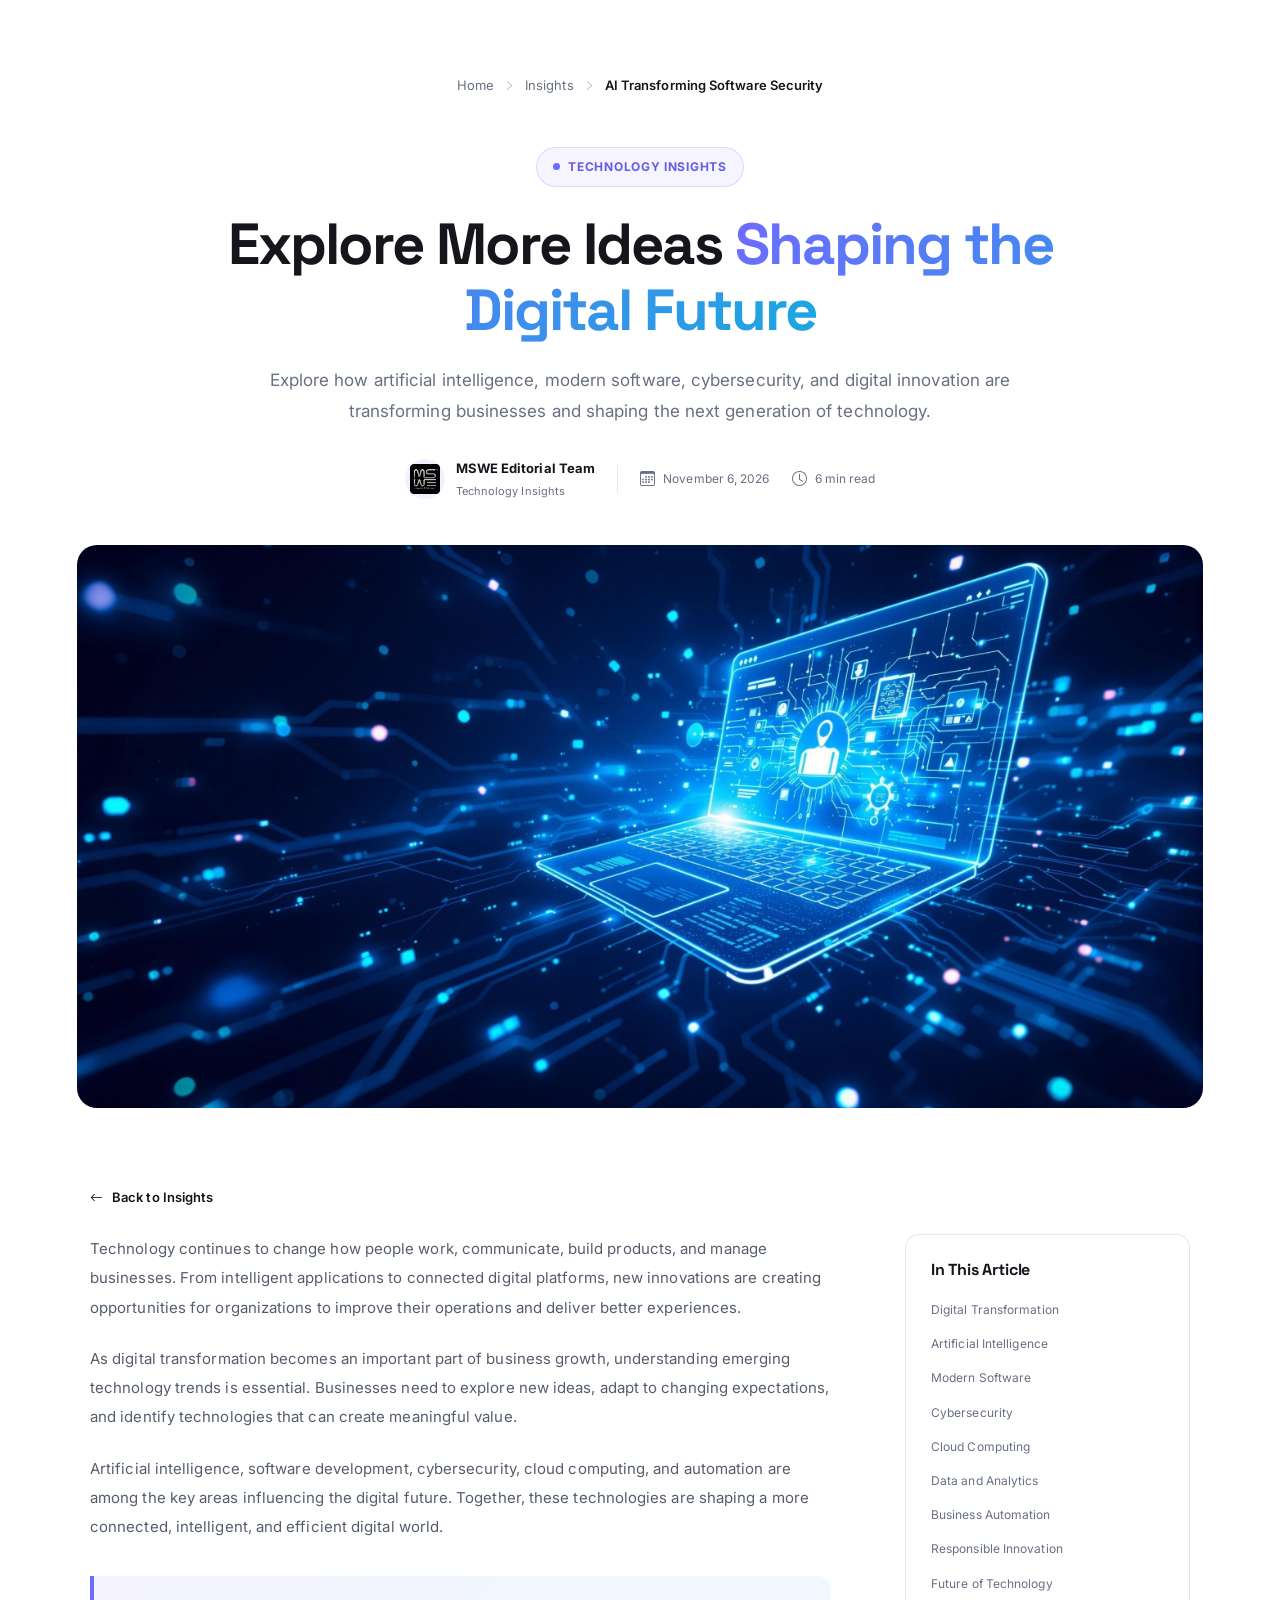
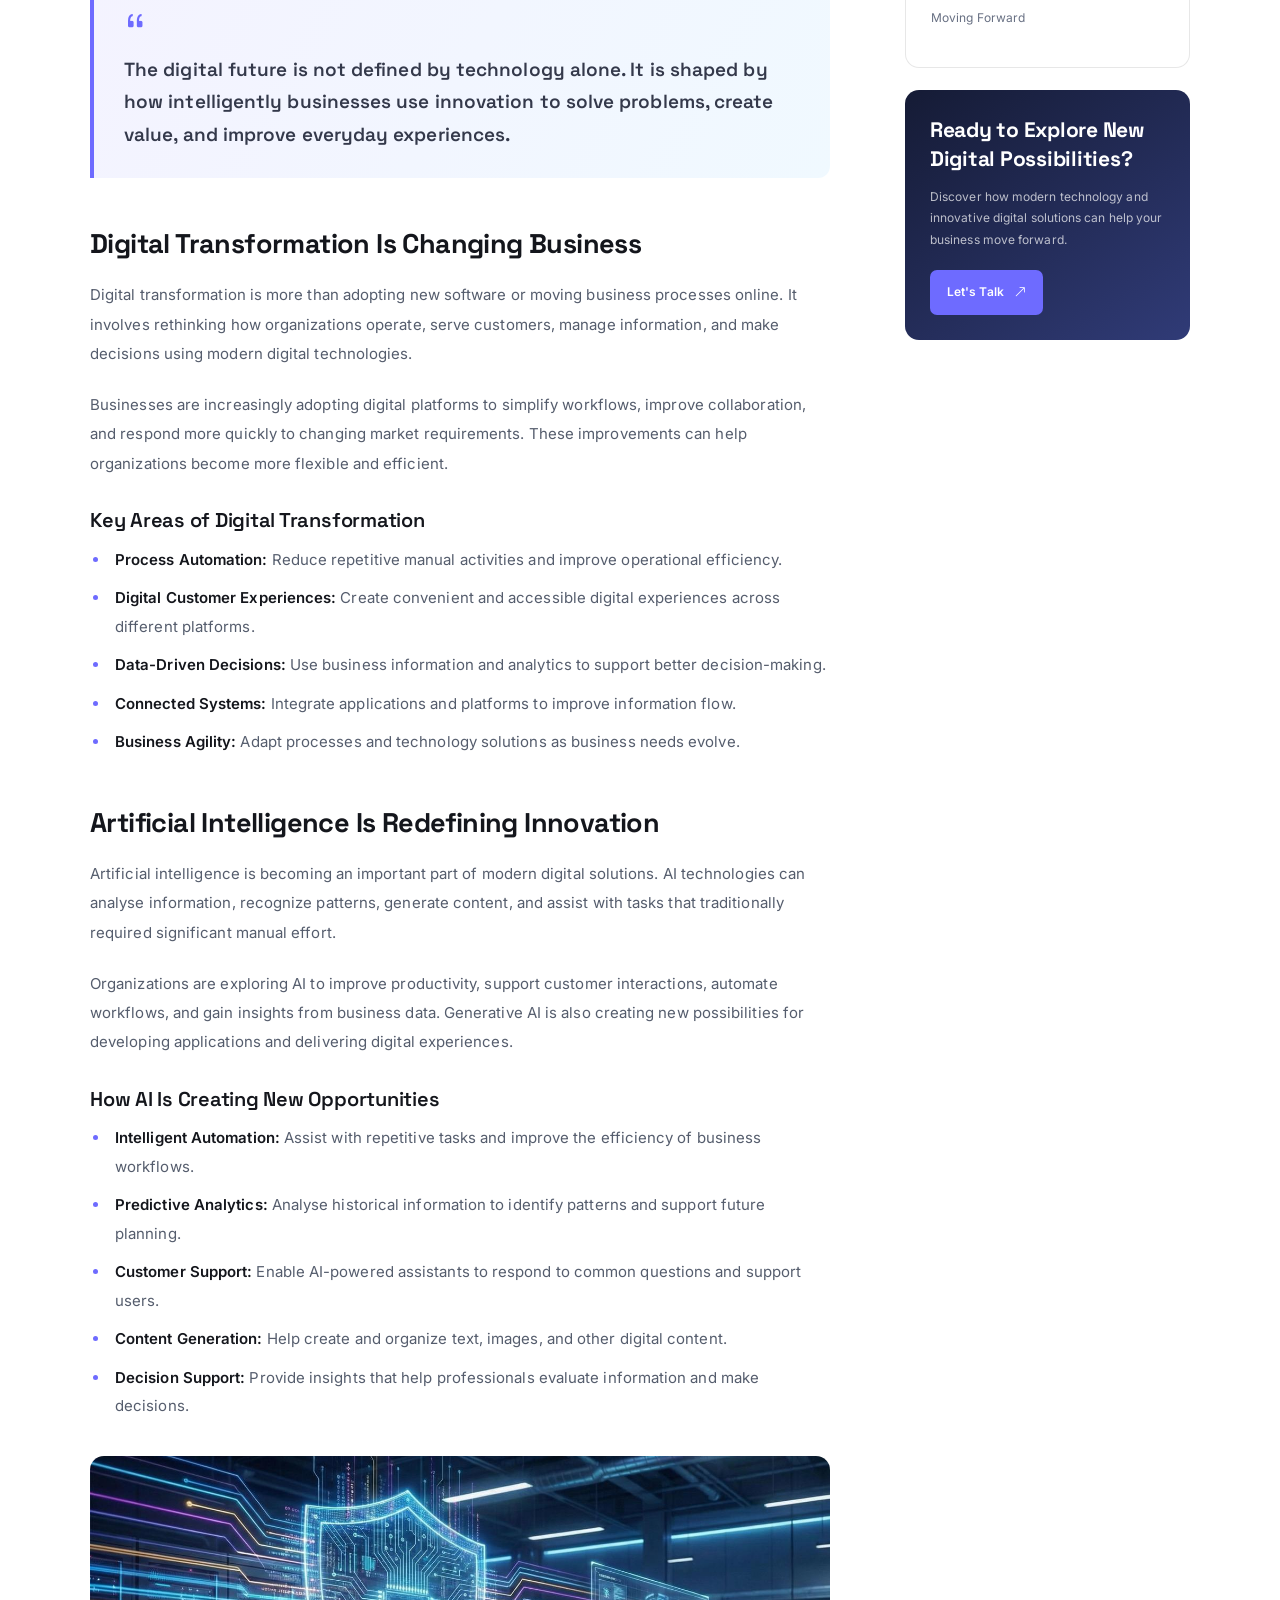
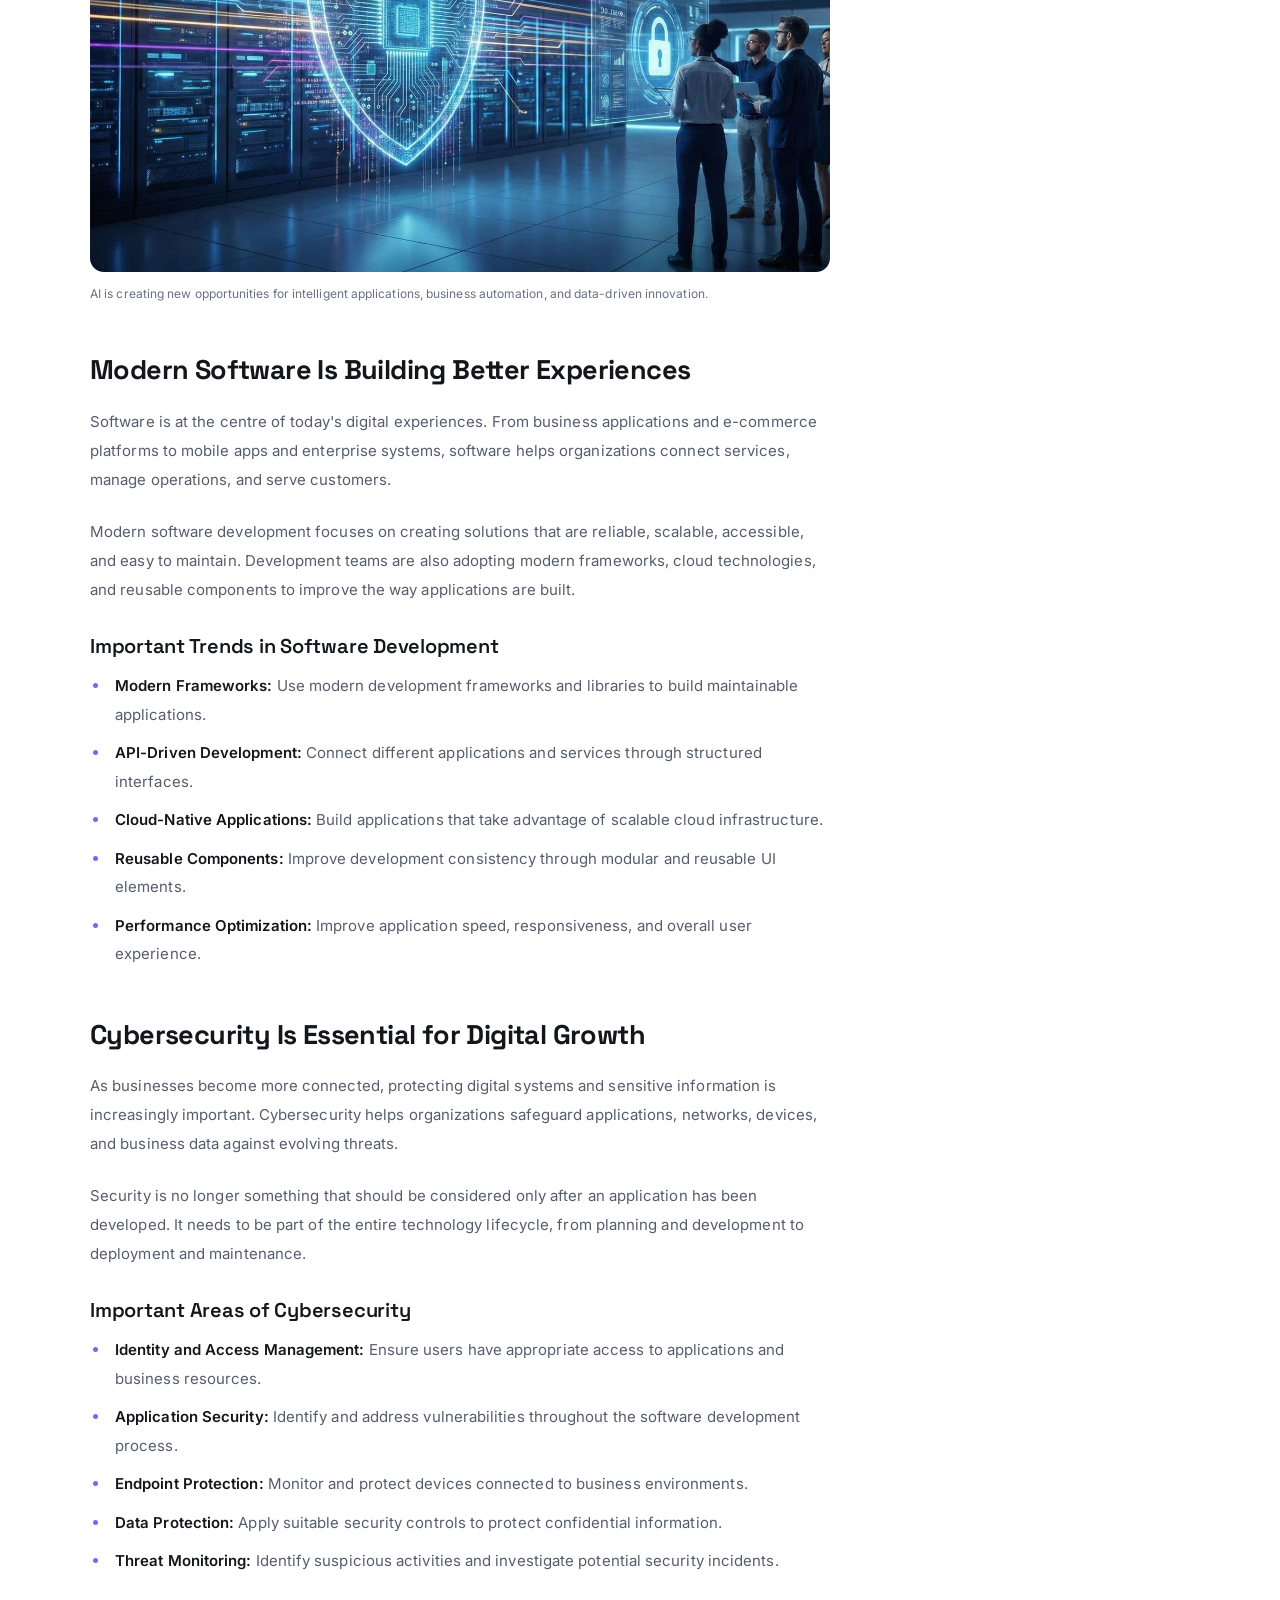
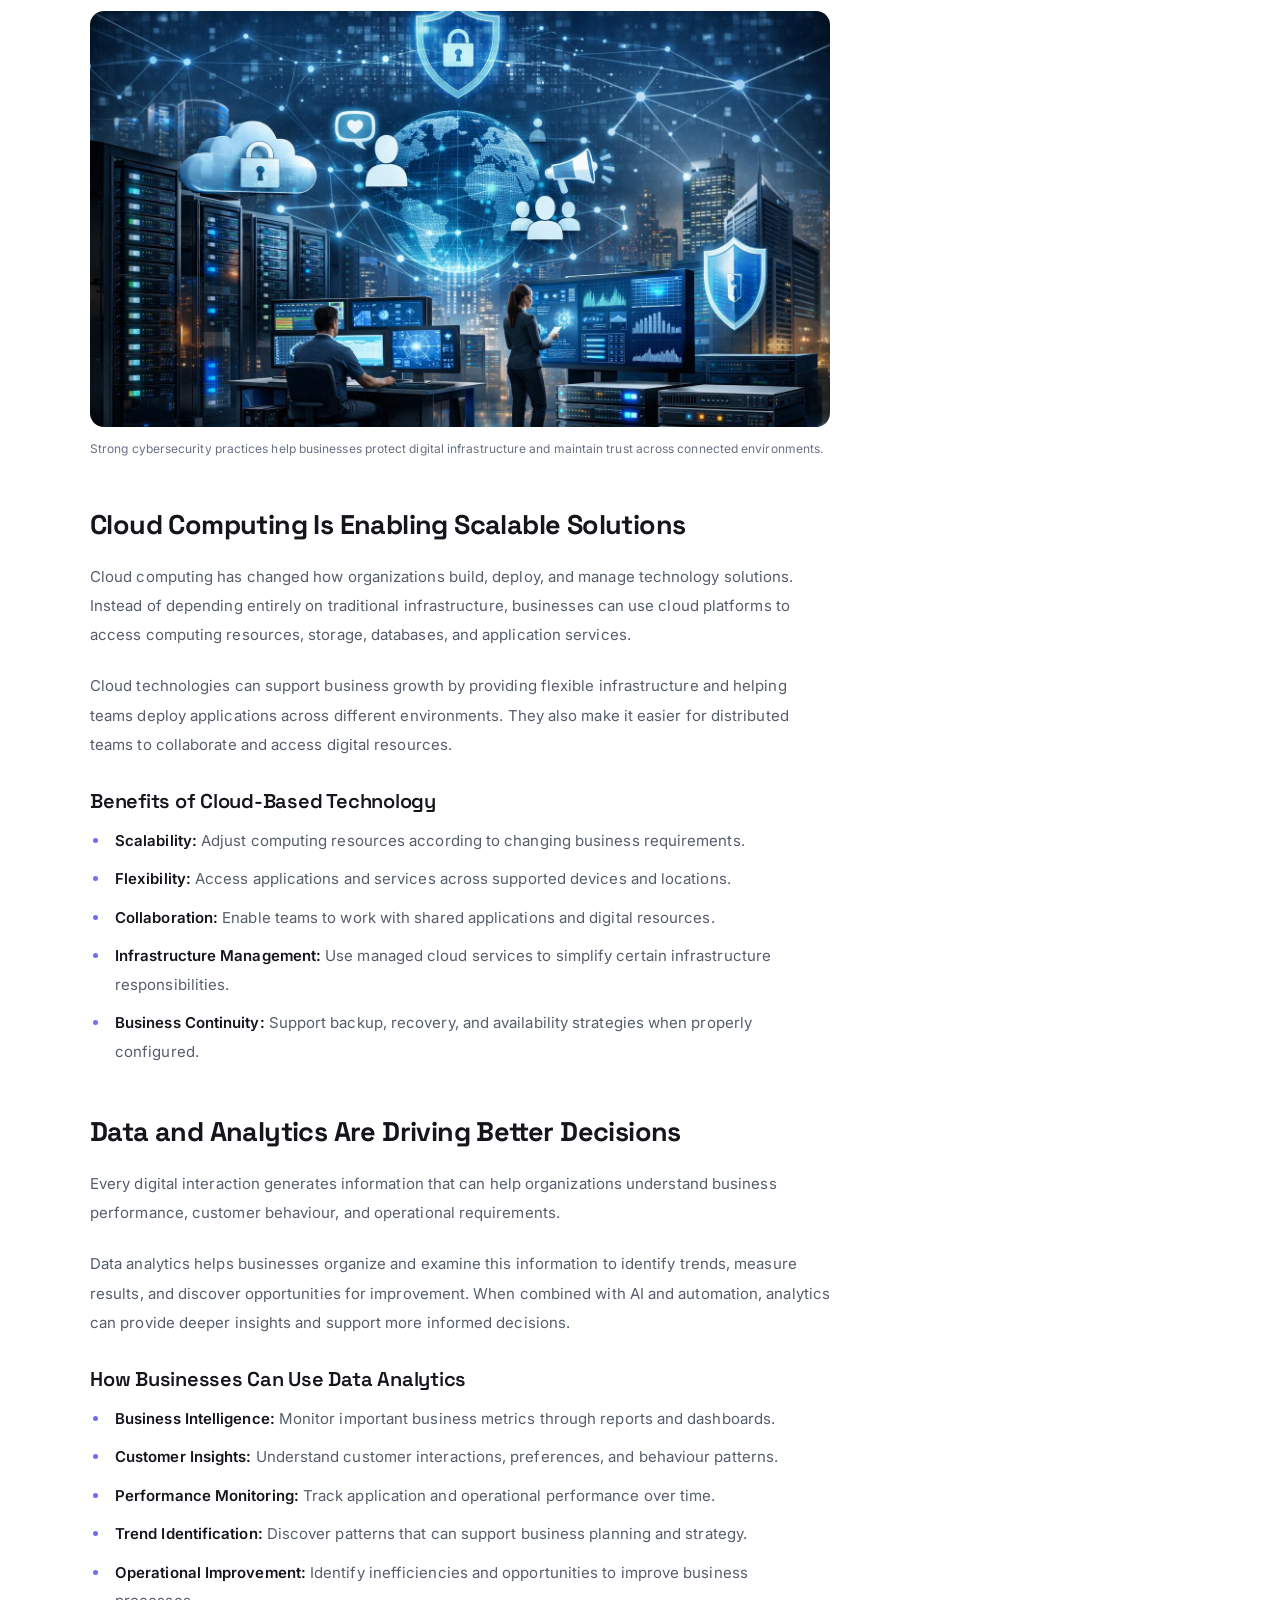
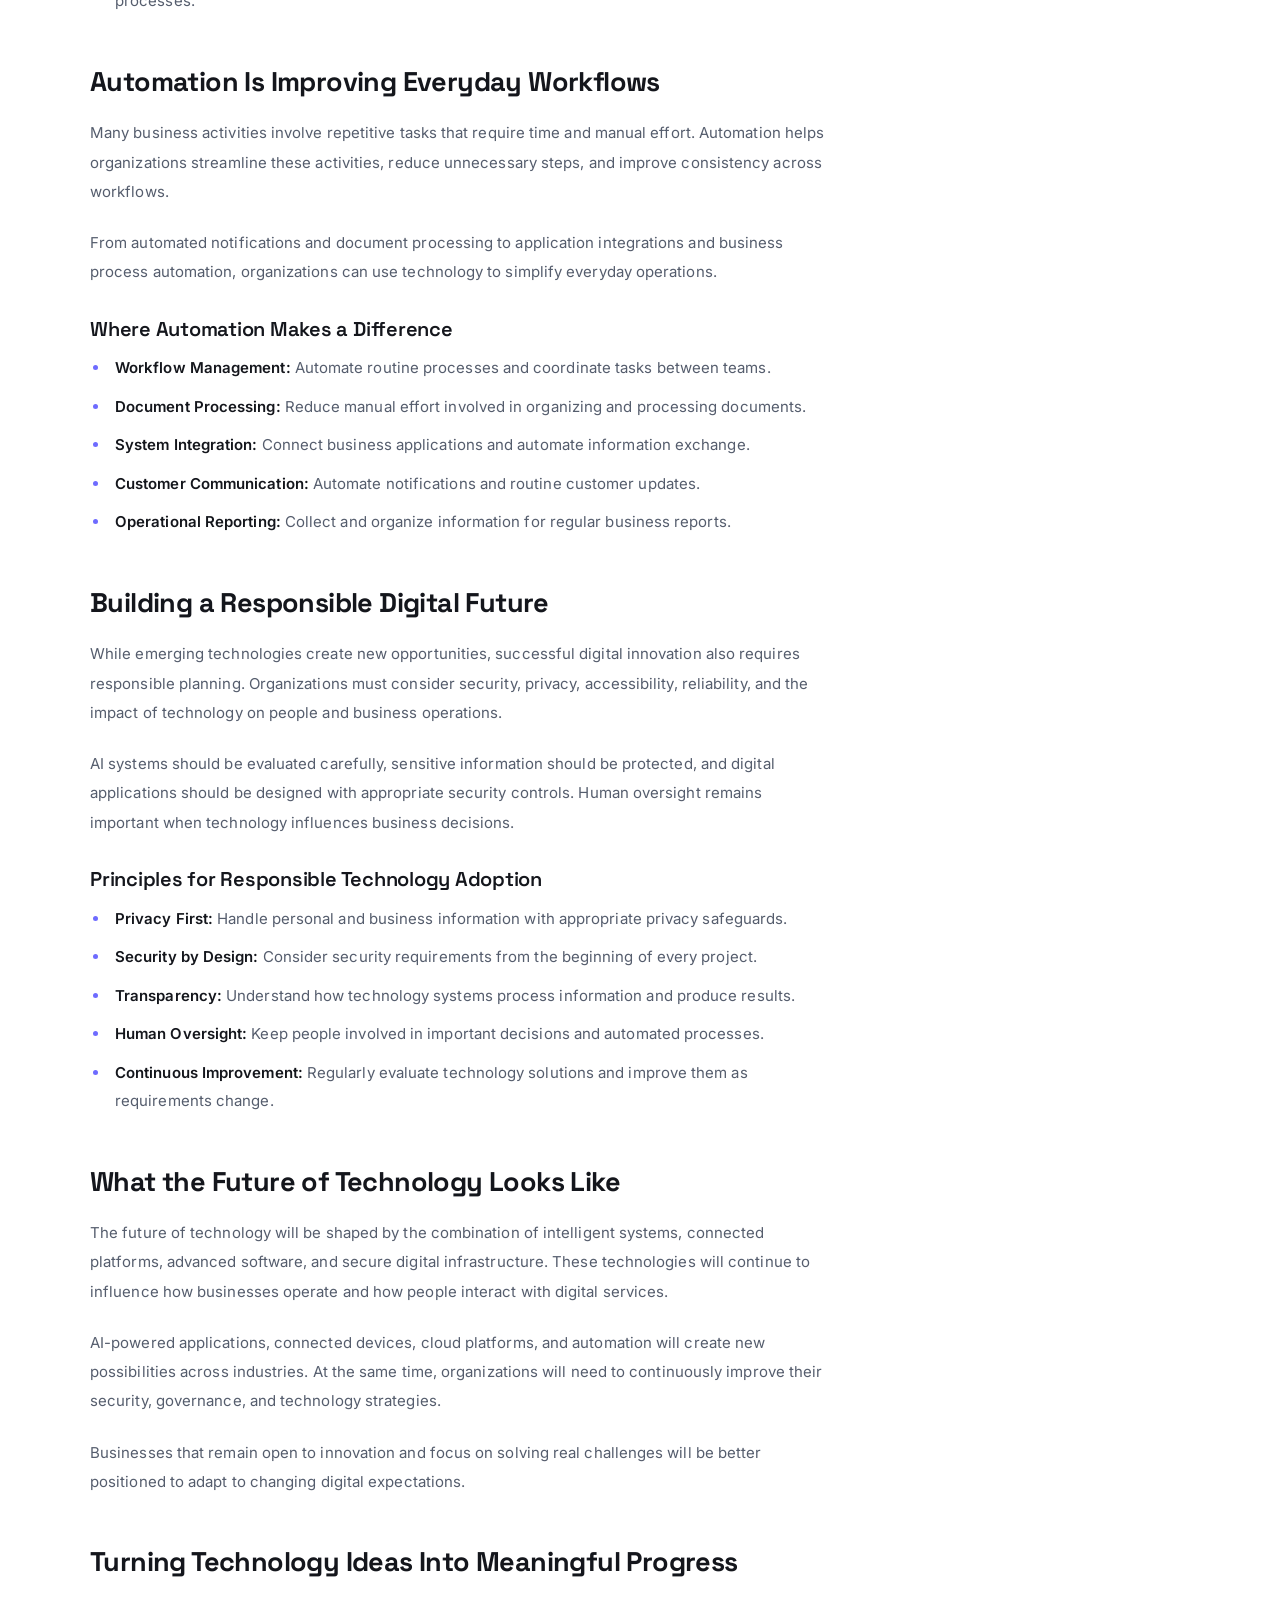
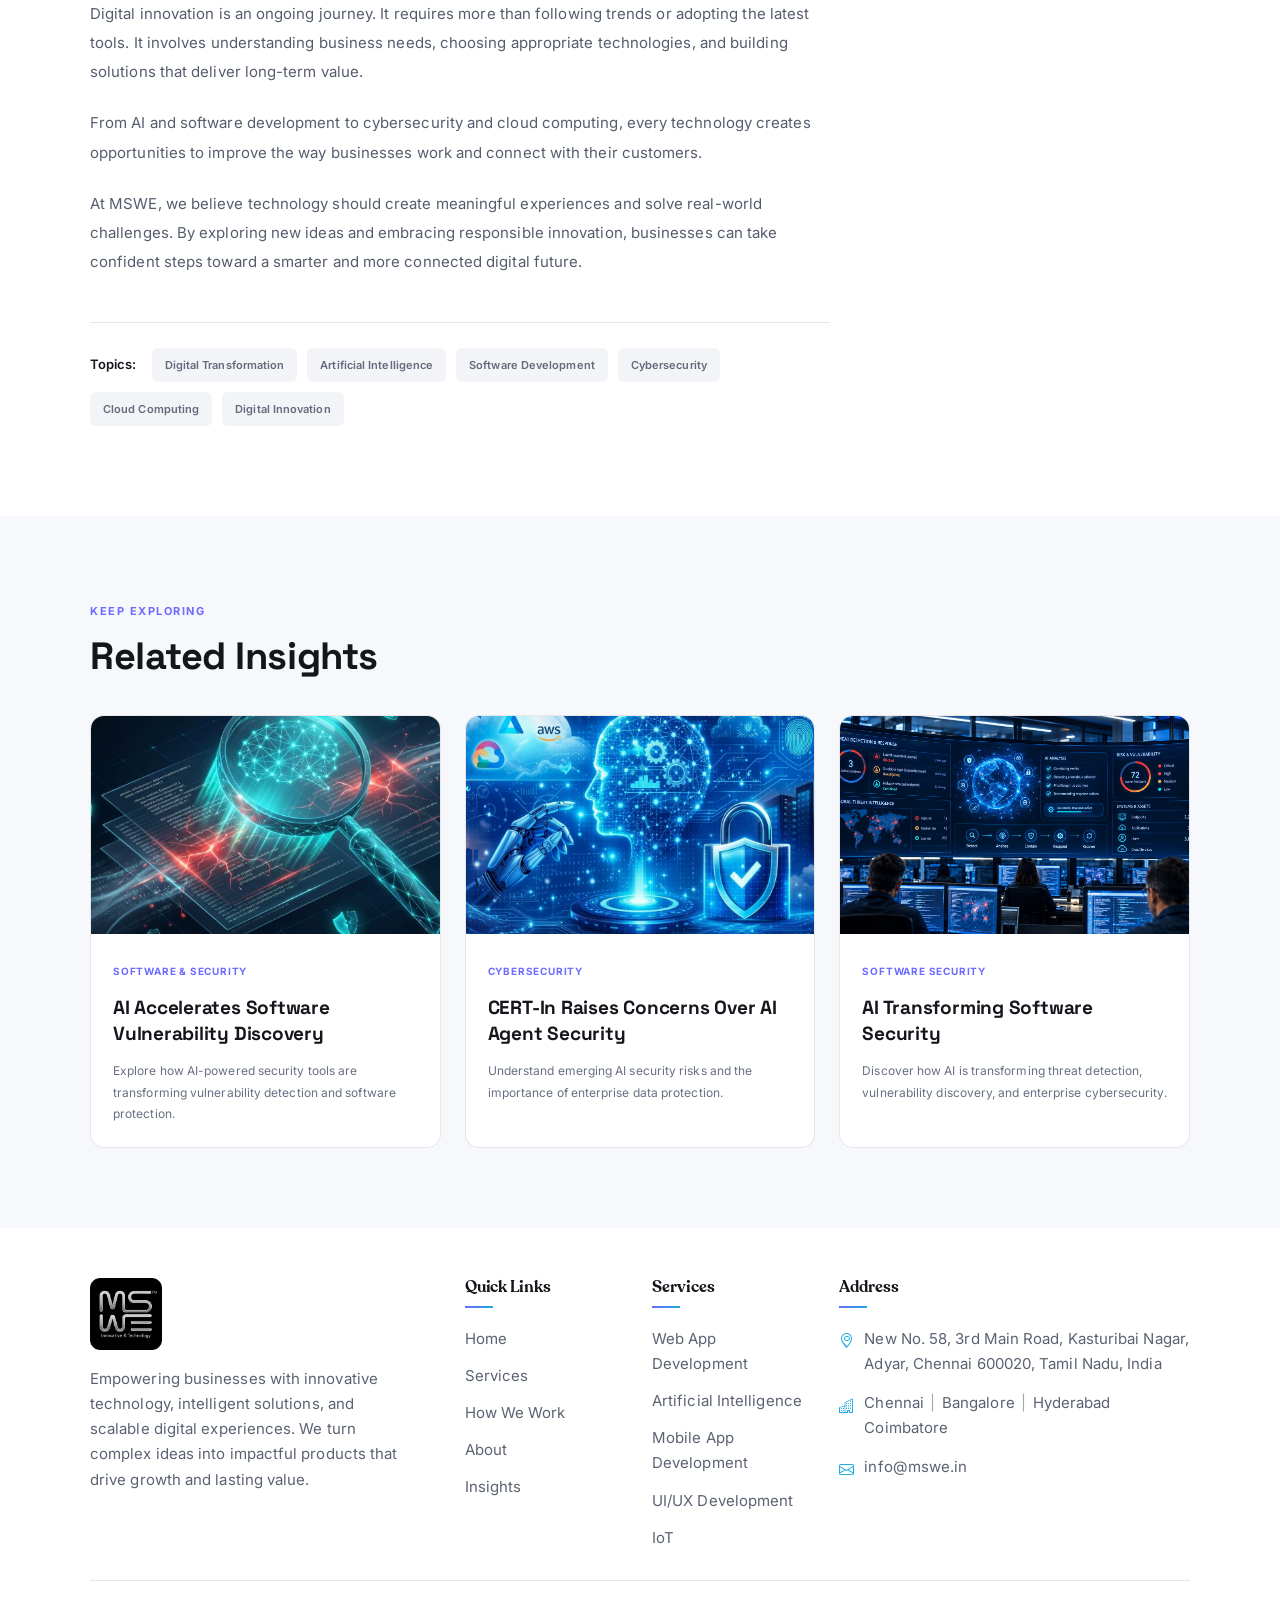
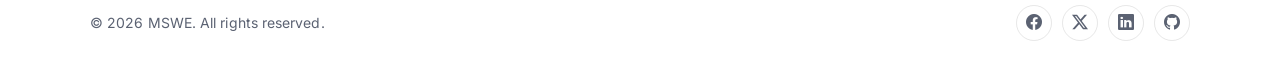
<file: blog/digital-feature.html>
<!doctype html>
<html lang="en">

<head>
    <meta charset="utf-8">
    <meta name="viewport" content="width=device-width, initial-scale=1">

    <meta name="description" content="Explore how Mistral Large 4 is advancing enterprise AI, intelligent automation and software development.">

    <title>Mistral Large 4: Advancing Enterprise AI | MSWE</title>

    <!-- Favicon -->
    <link rel="icon" type="image/png" href="../assets/images/mswe-dark.png">

    <!-- Google Fonts -->
    <link rel="preconnect" href="https://fonts.googleapis.com">
    <link rel="preconnect" href="https://fonts.gstatic.com" crossorigin>

    <link href="https://fonts.googleapis.com/css2?family=Space+Grotesk:wght@400;500;600;700&family=Inter:wght@300;400;500;600;700&display=swap" rel="stylesheet">

    <!-- Bootstrap Icons -->
    <link href="https://cdn.jsdelivr.net/npm/bootstrap-icons@1.11.3/font/bootstrap-icons.css" rel="stylesheet">

    <!-- CSS -->
    <link rel="stylesheet" href="../assets/css/bootstrap.min.css">
    <link rel="stylesheet" href="https://unpkg.com/aos@2.3.4/dist/aos.css">
    <link rel="stylesheet" href="../assets/css/main.css">

    <!-- Blog Details CSS -->
    <style>

        :root {
            --blog-bg: #F7F8FB;
            --blog-white: #FFFFFF;
            --blog-text: #14161C;
            --blog-muted: #687083;
            --blog-primary: #6E6BFF;
            --blog-secondary: #1AA8E0;
            --blog-border: rgba(20, 22, 28, 0.10);
            --blog-gradient: linear-gradient(120deg, #6E6BFF, #1AA8E0);
            --blog-radius: 14px;
            --blog-ease: cubic-bezier(.16, 1, .3, 1);
        }

        body {
            background: var(--blog-white);
            color: var(--blog-text);
            font-family: "Inter", sans-serif;
        }

        /* Reading Progress */

        .blogProgress {
            position: fixed;
            top: 0;
            left: 0;
            width: 0;
            height: 3px;
            background: var(--blog-gradient);
            z-index: 9999;
            transition: width .1s linear;
        }

        /* Breadcrumb */

        .blogBreadcrumb {
            padding: 25px 0 15px;
            margin-top: 50px;
            text-align: center;
        }

        .blogBreadcrumb ul {
            display: flex;
            flex-wrap: wrap;
            align-items: center;
            gap: 10px;
            list-style: none;
            padding: 0;
            justify-content: center;
            margin: 0;
        }

        .blogBreadcrumb li {
            color: var(--blog-muted);
            font-size: 13px;
        }

        .blogBreadcrumb a {
            color: var(--blog-muted);
            text-decoration: none;
            transition: color .3s ease;
        }

        .blogBreadcrumb a:hover {
            color: var(--blog-primary);
        }

        .blogBreadcrumb .active {
            color: var(--blog-text);
            font-weight: 600;
        }

        .blogBreadcrumb i {
            font-size: 11px;
            opacity: .6;
        }

        /* Article Header */

        .blogArticleHero {
            padding: 35px 0 45px;
        }

        .blogArticleHead {
            max-width: 1000px;
            margin: 0 auto;
            text-align: center;
        }

        .blogArticleCat {
            display: inline-flex;
            align-items: center;
            gap: 8px;
            padding: 9px 16px;
            border: 1px solid rgba(110, 107, 255, .2);
            border-radius: 50px;
            color: #625ee5;
            background: rgba(110, 107, 255, .07);
            font-size: 12px;
            font-weight: 700;
            letter-spacing: .7px;
            text-transform: uppercase;
            margin-bottom: 25px;
        }

        .blogArticleCat span {
            width: 7px;
            height: 7px;
            background: var(--blog-primary);
            border-radius: 50%;
        }

        .blogArticleTitle {
            font-family: "Space Grotesk", sans-serif;
            font-size: clamp(34px, 5vw, 58px);
            font-weight: 700;
            line-height: 1.13;
            letter-spacing: -2px;
            margin: 0 auto 22px;
            max-width: 950px;
        }

        .blogArticleTitle span {
            background: var(--blog-gradient);
            -webkit-background-clip: text;
            background-clip: text;
            -webkit-text-fill-color: transparent;
        }

        .blogArticleIntro {
            max-width: 760px;
            margin: 0 auto;
            color: var(--blog-muted);
            font-size: 17px;
            line-height: 1.85;
        }

        /* Author Details */

        .blogArticleMeta {
            display: flex;
            align-items: center;
            justify-content: center;
            flex-wrap: wrap;
            gap: 22px;
            margin-top: 30px;
        }

        .blogAuthor {
            display: flex;
            align-items: center;
            gap: 11px;
        }

        .blogAuthorLogo {
            width: 40px;
            height: 40px;
            display: flex;
            align-items: center;
            justify-content: center;
            border-radius: 50%;
            background: #f0f1ff;
            overflow: hidden;
        }

        .blogAuthorLogo img {
            width: 75%;
            height: 75%;
            object-fit: contain;
        }

        .blogAuthorInfo {
            text-align: left;
        }

        .blogAuthorInfo strong {
            display: block;
            font-size: 13px;
            font-weight: 700;
        }

        .blogAuthorInfo small {
            display: block;
            color: var(--blog-muted);
            font-size: 11px;
            margin-top: 3px;
        }

        .blogMetaDivider {
            width: 1px;
            height: 28px;
            background: var(--blog-border);
        }

        .blogMetaItem {
            display: flex;
            align-items: center;
            gap: 8px;
            color: var(--blog-muted);
            font-size: 12px;
        }

        .blogMetaItem i {
            font-size: 15px;
        }

        /* Featured Image */

        .blogFeature {
            max-width: 1150px;
            margin: 0 auto;
            padding: 0 12px;
        }

        .blogFeatureImage {
            position: relative;
            width: 100%;
            aspect-ratio: 16 / 8;
            overflow: hidden;
            border-radius: 20px;
            background: var(--blog-bg);
        }

        .blogFeatureImage img {
            width: 100%;
            height: 100%;
            object-fit: cover;
        }

        /* Article Layout */

        .blogContentSection {
            padding: 75px 0 90px;
        }

        .blogArticleLayout {
            display: grid;
            grid-template-columns: minmax(0, 1fr) 285px;
            gap: 75px;
            align-items: start;
        }

        .blogArticleBody {
            min-width: 0;
            max-width: 790px;
        }

        /* Article Content */

        .blogArticleBody p {
            color: #555d6d;
            font-size: 15px;
            line-height: 1.95;
            margin-bottom: 22px;
        }

        .blogArticleBody h2 {
            font-family: "Space Grotesk", sans-serif;
            font-size: 27px;
            font-weight: 700;
            letter-spacing: -.6px;
            line-height: 1.35;
            margin: 48px 0 18px;
            color: var(--blog-text);
        }

        .blogArticleBody h3 {
            font-family: "Space Grotesk", sans-serif;
            font-size: 20px;
            font-weight: 600;
            margin: 30px 0 13px;
        }

        .blogArticleBody strong {
            color: var(--blog-text);
            font-weight: 600;
        }

        .blogArticleBody ul {
            padding-left: 20px;
            margin-bottom: 25px;
        }

        .blogArticleBody li {
            color: #555d6d;
            font-size: 15px;
            line-height: 1.9;
            padding-left: 5px;
            margin-bottom: 10px;
        }

        .blogArticleBody li::marker {
            color: var(--blog-primary);
        }

        /* Article Highlight */

        .blogHighlight {
            position: relative;
            padding: 27px 30px;
            margin: 35px 0;
            background: linear-gradient(120deg, #f4f3ff, #f0f9ff);
            border-left: 4px solid var(--blog-primary);
            border-radius: 0 12px 12px 0;
        }

        .blogHighlight p {
            color: #34394b;
            font-family: "Space Grotesk", sans-serif;
            font-size: 19px;
            font-weight: 600;
            line-height: 1.7;
            margin: 0;
        }

        .blogHighlight i {
            color: var(--blog-primary);
            font-size: 23px;
            margin-bottom: 12px;
            display: block;
        }

        /* Article Image */

        .blogInlineImage {
            margin: 35px 0;
        }

        .blogInlineImage img {
            display: block;
            width: 100%;
            aspect-ratio: 16 / 9;
            object-fit: cover;
            border-radius: 14px;
        }

        .blogInlineImage figcaption {
            color: var(--blog-muted);
            font-size: 12px;
            margin-top: 12px;
        }

        /* Article Tags */

        .blogArticleTags {
            display: flex;
            align-items: center;
            flex-wrap: wrap;
            gap: 10px;
            border-top: 1px solid var(--blog-border);
            padding-top: 25px;
            margin-top: 45px;
        }

        .blogArticleTags strong {
            font-size: 13px;
            margin-right: 5px;
        }

        .blogArticleTags a {
            color: #626b7c;
            background: #f3f4f8;
            padding: 8px 13px;
            border-radius: 6px;
            text-decoration: none;
            font-size: 11px;
            font-weight: 600;
            transition: all .3s ease;
        }

        .blogArticleTags a:hover {
            color: #fff;
            background: var(--blog-primary);
        }

        /* Sidebar */

        .blogSidebar {
            position: sticky;
            top: 120px;
        }

        .blogSideCard {
            padding: 25px;
            border: 1px solid var(--blog-border);
            border-radius: 14px;
            background: #fff;
            margin-bottom: 22px;
        }

        .blogSideTitle {
            font-family: "Space Grotesk", sans-serif;
            font-size: 16px;
            font-weight: 700;
            margin-bottom: 20px;
        }

        .blogTOC {
            list-style: none;
            padding: 0;
            margin: 0;
        }

        .blogTOC li {
            margin-bottom: 15px;
        }

        .blogTOC a {
            display: block;
            position: relative;
            color: var(--blog-muted);
            font-size: 12px;
            line-height: 1.6;
            text-decoration: none;
            transition: color .3s ease;
        }

        .blogTOC a:hover,
        .blogTOC a.active {
            color: var(--blog-primary);
        }

        .blogSideContact {
            background: linear-gradient(145deg, #151b35, #303b77);
            border: 0;
            color: #fff;
            overflow: hidden;
            position: relative;
        }

        .blogSideContact h3 {
            font-family: "Space Grotesk", sans-serif;
            font-size: 21px;
            font-weight: 700;
            line-height: 1.4;
            margin-bottom: 12px;
        }

        .blogSideContact p {
            color: rgba(255,255,255,.7);
            font-size: 12px;
            line-height: 1.8;
            margin-bottom: 20px;
        }

        .blogSideContact a {
            display: inline-flex;
            align-items: center;
            gap: 10px;
            padding: 12px 17px;
            border-radius: 7px;
            color: #fff;
            background: var(--blog-primary);
            font-size: 12px;
            font-weight: 600;
            text-decoration: none;
            transition: .3s ease;
        }

        .blogSideContact a:hover {
            background: #8582ff;
            transform: translateY(-2px);
        }

        /* Related Articles */

        .blogRelatedSection {
            background: var(--blog-bg);
            padding: 80px 0;
        }

        .blogSectionHead {
            margin-bottom: 35px;
        }

        .blogSectionLabel {
            display: inline-block;
            color: var(--blog-primary);
            font-size: 11px;
            font-weight: 700;
            letter-spacing: 1.5px;
            text-transform: uppercase;
            margin-bottom: 12px;
        }

        .blogSectionHead h2 {
            font-family: "Space Grotesk", sans-serif;
            font-size: clamp(28px, 4vw, 38px);
            font-weight: 700;
            margin: 0;
        }

        .blogRelatedCard {
            display: block;
            height: 100%;
            overflow: hidden;
            background: #fff;
            border: 1px solid var(--blog-border);
            border-radius: 14px;
            text-decoration: none;
            color: inherit;
            transition: transform .4s var(--blog-ease), box-shadow .4s ease;
        }

        .blogRelatedCard:hover {
            color: inherit;
            transform: translateY(-6px);
            box-shadow: 0 15px 40px rgba(20,22,28,.08);
        }

        .blogRelatedImage {
            aspect-ratio: 16 / 10;
            overflow: hidden;
        }

        .blogRelatedImage img {
            width: 100%;
            height: 100%;
            object-fit: cover;
            transition: transform .6s ease;
        }

        .blogRelatedCard:hover .blogRelatedImage img {
            transform: scale(1.05);
        }

        .blogRelatedContent {
            padding: 22px;
        }

        .blogRelatedCat {
            color: var(--blog-primary);
            font-size: 10px;
            font-weight: 700;
            letter-spacing: .8px;
            text-transform: uppercase;
        }

        .blogRelatedContent h3 {
            font-family: "Space Grotesk", sans-serif;
            font-size: 19px;
            font-weight: 700;
            line-height: 1.4;
            margin: 12px 0;
        }

        .blogRelatedContent p {
            color: var(--blog-muted);
            font-size: 12px;
            line-height: 1.8;
            margin: 0;
        }

        /* Newsletter */

        .blogNewsSection {
            padding: 75px 0;
        }

        .blogNewsCard {
            display: flex;
            align-items: center;
            justify-content: space-between;
            gap: 35px;
            padding: 48px 55px;
            border-radius: 20px;
            background: linear-gradient(120deg, #151b35, #303e7d);
        }

        .blogNewsContent {
            max-width: 530px;
        }

        .blogNewsContent span {
            display: inline-block;
            color: #a6baff;
            font-size: 11px;
            font-weight: 700;
            letter-spacing: 1.5px;
            margin-bottom: 15px;
        }

        .blogNewsContent h2 {
            font-family: "Space Grotesk", sans-serif;
            color: #fff;
            font-size: clamp(25px, 3vw, 35px);
            font-weight: 700;
            line-height: 1.3;
            margin-bottom: 12px;
        }

        .blogNewsContent p {
            color: rgba(255,255,255,.7);
            font-size: 13px;
            line-height: 1.8;
            margin: 0;
        }

        .blogNewsForm {
            width: 100%;
            max-width: 390px;
        }

        .blogNewsInput {
            display: flex;
            align-items: center;
            height: 55px;
            padding: 0 16px;
            border-radius: 8px;
            background: #fff;
            gap: 10px;
        }

        .blogNewsInput i {
            color: #777f91;
        }

        .blogNewsInput input {
            width: 100%;
            min-width: 0;
            height: 100%;
            outline: none;
            border: 0;
            background: transparent;
            color: var(--blog-text);
            font-size: 13px;
        }

        .blogNewsForm button {
            width: 100%;
            height: 53px;
            margin-top: 12px;
            border: 0;
            border-radius: 8px;
            background: var(--blog-primary);
            color: #fff;
            font-size: 13px;
            font-weight: 600;
            cursor: pointer;
            transition: .3s ease;
        }

        .blogNewsForm button:hover {
            background: #8582ff;
        }

        .blogNewsNote {
            display: block;
            color: rgba(255,255,255,.6);
            font-size: 10px;
            margin-top: 12px;
        }

        /* Back to Blog */

        .blogBackLink {
            display: inline-flex;
            align-items: center;
            gap: 9px;
            color: var(--blog-text);
            font-size: 13px;
            font-weight: 600;
            text-decoration: none;
            transition: color .3s ease;
            margin-bottom: 25px;
        }

        .blogBackLink:hover {
            color: var(--blog-primary);
        }
        
        .blogSideContact h3 {
            color: #fff !important;
        }

        /* Responsive */

        @media (max-width: 991px) {

            .blogArticleLayout {
                grid-template-columns: 1fr;
                gap: 40px;
            }

            .blogArticleBody {
                max-width: 100%;
            }

            .blogSidebar {
                position: static;
                display: grid;
                grid-template-columns: repeat(2, 1fr);
                gap: 20px;
            }

            .blogSideCard {
                margin: 0;
            }

            .blogNewsCard {
                padding: 40px 35px;
            }

        }

        @media (max-width: 767px) {

            .blogBreadcrumb {
                padding-top: 20px;
            }

            .blogArticleHero {
                padding: 25px 0 35px;
            }

            .blogArticleTitle {
                font-size: 36px;
                letter-spacing: -1.2px;
            }

            .blogArticleIntro {
                font-size: 14px;
                line-height: 1.8;
            }

            .blogArticleMeta {
                gap: 14px;
            }

            .blogMetaDivider {
                display: none;
            }

            .blogFeatureImage {
                aspect-ratio: 4 / 3;
                border-radius: 13px;
            }

            .blogContentSection {
                padding: 45px 0 60px;
            }

            .blogArticleBody p,
            .blogArticleBody li {
                font-size: 14px;
            }

            .blogArticleBody h2 {
                font-size: 23px;
                margin-top: 38px;
            }

            .blogHighlight {
                padding: 22px;
            }

            .blogHighlight p {
                font-size: 16px;
            }

            .blogSidebar {
                grid-template-columns: 1fr;
            }

            .blogRelatedSection {
                padding: 55px 0;
            }

            .blogNewsSection {
                padding: 50px 0;
            }

            .blogNewsCard {
                flex-direction: column;
                align-items: flex-start;
                padding: 32px 23px;
                gap: 25px;
                border-radius: 15px;
            }

            .blogNewsForm {
                max-width: 100%;
            }

        }

        @media (max-width: 480px) {

            .blogArticleTitle {
                font-size: 30px;
            }

            .blogArticleMeta {
                justify-content: flex-start;
            }

            .blogAuthor {
                width: 100%;
            }

            .blogMetaItem {
                font-size: 11px;
            }

        }

        @media (prefers-reduced-motion: reduce) {
            .blogRelatedCard,
            .blogRelatedImage img,
            .blogProgress {
                transition: none;
            }
        }

    </style>

</head>

<body>

    <!-- Reading Progress -->
    <div class="blogProgress" id="blogProgress"></div>


    <!-- DESKTOP NAVBAR -->
    <header id="headerSection" class="d-none">

        <div class="headermain-wrap">
            <div class="container">

                <div class="headercnt-wrapper">

                    <div class="hdrfrst-sec">

                        <a href="../index.html" class="hdr-logo">
                            <img class="hdr-logowit" src="../assets/images/mswe-dark.png" alt="MSWE">
                            <img class="hdr-logodrk" src="../assets/images/mswe-dark.png" alt="MSWE">
                        </a>

                        <ul class="hdrnav-list">

                            <li class="hdrnav-item">
                                <a class="hdrnav-link" href="../index.html">Home</a>
                            </li>

                            <li class="hdrnav-item">
                                <a class="hdrnav-link" href="../index.html#services">Services</a>
                            </li>

                            <li class="hdrnav-item">
                                <a class="hdrnav-link" href="../index.html#about">About</a>
                            </li>

                            <li class="hdrnav-item">
                                <a class="hdrnav-link" href="../index.html#how-we-work">How We Work</a>
                            </li>

                            <li class="hdrnav-item">
                                <a class="hdrnav-link" href="../index.html#industries">Industries</a>
                            </li>


                            <li class="hdrnav-item">
                                <a class="hdrnav-link" href="../index.html#wrkFol">Insights</a>
                            </li>

                            <li class="hdrnav-item">
                                <a class="hdrnav-link" href="../index.html#careers">Careers</a>
                            </li>

                            <li class="hdrreq-btnPrt">
                                <a class="hdrreq-btn" href="../index.html#contact">
                                    <span class="hdrreq-btntxt">Get a Quote</span>
                                    <span class="reqbtn-arw">
                                        <i class="bi bi-arrow-right"></i>
                                    </span>
                                </a>
                            </li>

                        </ul>

                    </div>

                </div>

            </div>
        </div>

    </header>


    <!-- MOBILE NAVBAR -->
    <section class="mobHead d-none">

        <div class="container">

            <div class="headrmobnav">

                <a href="../index.html" class="mobnvlogo">
                    <img src="../assets/images/mswe-dark.png" alt="MSWE">
                </a>

                <div class="mobmnuToggle">
                    <span></span>
                    <span></span>
                    <span></span>
                </div>

                <div class="mobnavCnt">

                    <ul class="mobnavCnt-item">

                        <li class="mobnavCnt-list">
                            <a href="../index.html" class="mobnavCnt-link">Home</a>
                        </li>

                        <li class="mobnavCnt-list">
                            <a href="../index.html#services" class="mobnavCnt-link">Services</a>
                        </li>

                        <li class="mobnavCnt-list">
                            <a href="../index.html#about" class="mobnavCnt-link">About</a>
                        </li>

                        <li class="mobnavCnt-list">
                            <a href="../index.html#how-we-work" class="mobnavCnt-link">How We Work</a>
                        </li>

                        <li class="mobnavCnt-list">
                            <a href="../index.html#industries" class="mobnavCnt-link">Industries</a>
                        </li>


                        <li class="mobnavCnt-list">
                            <a href="../index.html#wrkFol" class="mobnavCnt-link">Insights</a>
                        </li>

                        <li class="mobnavCnt-list">
                            <a href="../index.html#careers" class="mobnavCnt-link">Careers</a>
                        </li>

                        <li class="mobnavcnt">
                            <a class="mobhdrreq-btn" href="../index.html#contact">
                                <span class="hdrreq-btntxt">Get a Quote</span>
                                <span class="reqbtn-arw">
                                    <i class="bi bi-arrow-right"></i>
                                </span>
                            </a>
                        </li>

                    </ul>

                </div>

            </div>

        </div>

    </section>


    <!-- BREADCRUMB -->
    <section class="blogBreadcrumb">
        <div class="container">

            <ul>
                <li>
                    <a href="../index.html">Home</a>
                </li>

                <li><i class="bi bi-chevron-right"></i></li>

                <li>
                    <a href="../index.html#blog">Insights</a>
                </li>

                <li><i class="bi bi-chevron-right"></i></li>

                <li class="active">AI Transforming Software Security</li>
            </ul>

        </div>
    </section>


<!-- ARTICLE HERO -->
<section class="blogArticleHero">
    <div class="container">
        <div class="blogArticleHead" data-aos="fade-up">

            <span class="blogArticleCat">
                <span></span>
                Technology Insights
            </span>

            <h1 class="blogArticleTitle">
                Explore More Ideas
                <span>Shaping the Digital Future</span>
            </h1>

            <p class="blogArticleIntro">
                Explore how artificial intelligence, modern software,
                cybersecurity, and digital innovation are transforming
                businesses and shaping the next generation of technology.
            </p>

            <div class="blogArticleMeta">
                <div class="blogAuthor">
                    <div class="blogAuthorLogo">
                        <img src="../assets/images/mswe-dark.png" alt="MSWE">
                    </div>

                    <div class="blogAuthorInfo">
                        <strong>MSWE Editorial Team</strong>
                        <small>Technology Insights</small>
                    </div>
                </div>

                <div class="blogMetaDivider"></div>

                <div class="blogMetaItem">
                    <i class="bi bi-calendar3"></i>
                    November 6, 2026
                </div>

                <div class="blogMetaItem">
                    <i class="bi bi-clock"></i>
                    6 min read
                </div>
            </div>

        </div>
    </div>
</section>


<!-- FEATURED IMAGE -->
<section class="blogFeature" data-aos="fade-up">
    <div class="blogFeatureImage">
        <img src="../assets/images/blog3.jpg"
             alt="Digital innovation, artificial intelligence and future technology">
    </div>
</section>


<!-- ARTICLE CONTENT -->
<section class="blogContentSection">
    <div class="container">

        <a href="../index.html#blog" class="blogBackLink">
            <i class="bi bi-arrow-left"></i>
            Back to Insights
        </a>

        <div class="blogArticleLayout">

            <!-- MAIN ARTICLE -->
            <article class="blogArticleBody">

                <p>
                    Technology continues to change how people work,
                    communicate, build products, and manage businesses.
                    From intelligent applications to connected digital
                    platforms, new innovations are creating opportunities
                    for organizations to improve their operations and
                    deliver better experiences.
                </p>

                <p>
                    As digital transformation becomes an important part
                    of business growth, understanding emerging technology
                    trends is essential. Businesses need to explore new
                    ideas, adapt to changing expectations, and identify
                    technologies that can create meaningful value.
                </p>

                <p>
                    Artificial intelligence, software development,
                    cybersecurity, cloud computing, and automation are
                    among the key areas influencing the digital future.
                    Together, these technologies are shaping a more
                    connected, intelligent, and efficient digital world.
                </p>

                <div class="blogHighlight">
                    <i class="bi bi-quote"></i>

                    <p>
                        The digital future is not defined by technology
                        alone. It is shaped by how intelligently businesses
                        use innovation to solve problems, create value,
                        and improve everyday experiences.
                    </p>
                </div>


                <!-- SECTION 01 -->
                <h2 id="digital-transformation">
                    Digital Transformation Is Changing Business
                </h2>

                <p>
                    Digital transformation is more than adopting new
                    software or moving business processes online.
                    It involves rethinking how organizations operate,
                    serve customers, manage information, and make decisions
                    using modern digital technologies.
                </p>

                <p>
                    Businesses are increasingly adopting digital platforms
                    to simplify workflows, improve collaboration, and
                    respond more quickly to changing market requirements.
                    These improvements can help organizations become
                    more flexible and efficient.
                </p>

                <h3>Key Areas of Digital Transformation</h3>

                <ul>
                    <li>
                        <strong>Process Automation:</strong>
                        Reduce repetitive manual activities and
                        improve operational efficiency.
                    </li>

                    <li>
                        <strong>Digital Customer Experiences:</strong>
                        Create convenient and accessible digital
                        experiences across different platforms.
                    </li>

                    <li>
                        <strong>Data-Driven Decisions:</strong>
                        Use business information and analytics
                        to support better decision-making.
                    </li>

                    <li>
                        <strong>Connected Systems:</strong>
                        Integrate applications and platforms
                        to improve information flow.
                    </li>

                    <li>
                        <strong>Business Agility:</strong>
                        Adapt processes and technology solutions
                        as business needs evolve.
                    </li>
                </ul>


                <!-- SECTION 02 -->
                <h2 id="artificial-intelligence">
                    Artificial Intelligence Is Redefining Innovation
                </h2>

                <p>
                    Artificial intelligence is becoming an important
                    part of modern digital solutions. AI technologies
                    can analyse information, recognize patterns,
                    generate content, and assist with tasks that
                    traditionally required significant manual effort.
                </p>

                <p>
                    Organizations are exploring AI to improve productivity,
                    support customer interactions, automate workflows,
                    and gain insights from business data. Generative AI
                    is also creating new possibilities for developing
                    applications and delivering digital experiences.
                </p>

                <h3>How AI Is Creating New Opportunities</h3>

                <ul>
                    <li>
                        <strong>Intelligent Automation:</strong>
                        Assist with repetitive tasks and improve
                        the efficiency of business workflows.
                    </li>

                    <li>
                        <strong>Predictive Analytics:</strong>
                        Analyse historical information to identify
                        patterns and support future planning.
                    </li>

                    <li>
                        <strong>Customer Support:</strong>
                        Enable AI-powered assistants to respond
                        to common questions and support users.
                    </li>

                    <li>
                        <strong>Content Generation:</strong>
                        Help create and organize text, images,
                        and other digital content.
                    </li>

                    <li>
                        <strong>Decision Support:</strong>
                        Provide insights that help professionals
                        evaluate information and make decisions.
                    </li>
                </ul>


                <!-- INLINE IMAGE 01 -->
                <figure class="blogInlineImage">

                    <img
                        src="../assets/images/digital-blog1.jpg"
                        alt="Artificial intelligence supporting digital innovation and business transformation"
                        loading="lazy">

                    <figcaption>
                        AI is creating new opportunities for intelligent
                        applications, business automation, and
                        data-driven innovation.
                    </figcaption>

                </figure>


                <!-- SECTION 03 -->
                <h2 id="modern-software">
                    Modern Software Is Building Better Experiences
                </h2>

                <p>
                    Software is at the centre of today's digital
                    experiences. From business applications and
                    e-commerce platforms to mobile apps and enterprise
                    systems, software helps organizations connect
                    services, manage operations, and serve customers.
                </p>

                <p>
                    Modern software development focuses on creating
                    solutions that are reliable, scalable, accessible,
                    and easy to maintain. Development teams are also
                    adopting modern frameworks, cloud technologies,
                    and reusable components to improve the way
                    applications are built.
                </p>

                <h3>Important Trends in Software Development</h3>

                <ul>
                    <li>
                        <strong>Modern Frameworks:</strong>
                        Use modern development frameworks and
                        libraries to build maintainable applications.
                    </li>

                    <li>
                        <strong>API-Driven Development:</strong>
                        Connect different applications and services
                        through structured interfaces.
                    </li>

                    <li>
                        <strong>Cloud-Native Applications:</strong>
                        Build applications that take advantage
                        of scalable cloud infrastructure.
                    </li>

                    <li>
                        <strong>Reusable Components:</strong>
                        Improve development consistency through
                        modular and reusable UI elements.
                    </li>

                    <li>
                        <strong>Performance Optimization:</strong>
                        Improve application speed, responsiveness,
                        and overall user experience.
                    </li>
                </ul>


                <!-- SECTION 04 -->
                <h2 id="cybersecurity">
                    Cybersecurity Is Essential for Digital Growth
                </h2>

                <p>
                    As businesses become more connected, protecting
                    digital systems and sensitive information is
                    increasingly important. Cybersecurity helps
                    organizations safeguard applications, networks,
                    devices, and business data against evolving threats.
                </p>

                <p>
                    Security is no longer something that should
                    be considered only after an application has
                    been developed. It needs to be part of the
                    entire technology lifecycle, from planning
                    and development to deployment and maintenance.
                </p>

                <h3>Important Areas of Cybersecurity</h3>

                <ul>
                    <li>
                        <strong>Identity and Access Management:</strong>
                        Ensure users have appropriate access
                        to applications and business resources.
                    </li>

                    <li>
                        <strong>Application Security:</strong>
                        Identify and address vulnerabilities
                        throughout the software development process.
                    </li>

                    <li>
                        <strong>Endpoint Protection:</strong>
                        Monitor and protect devices connected
                        to business environments.
                    </li>

                    <li>
                        <strong>Data Protection:</strong>
                        Apply suitable security controls to
                        protect confidential information.
                    </li>

                    <li>
                        <strong>Threat Monitoring:</strong>
                        Identify suspicious activities and
                        investigate potential security incidents.
                    </li>
                </ul>


                <!-- INLINE IMAGE 02 -->
                <figure class="blogInlineImage">

                    <img
                        src="../assets/images/digital-blog2.jpg"
                        alt="Cybersecurity protecting connected digital systems and business information"
                        loading="lazy">

                    <figcaption>
                        Strong cybersecurity practices help businesses
                        protect digital infrastructure and maintain
                        trust across connected environments.
                    </figcaption>

                </figure>


                <!-- SECTION 05 -->
                <h2 id="cloud-computing">
                    Cloud Computing Is Enabling Scalable Solutions
                </h2>

                <p>
                    Cloud computing has changed how organizations
                    build, deploy, and manage technology solutions.
                    Instead of depending entirely on traditional
                    infrastructure, businesses can use cloud
                    platforms to access computing resources,
                    storage, databases, and application services.
                </p>

                <p>
                    Cloud technologies can support business growth
                    by providing flexible infrastructure and
                    helping teams deploy applications across
                    different environments. They also make it
                    easier for distributed teams to collaborate
                    and access digital resources.
                </p>

                <h3>Benefits of Cloud-Based Technology</h3>

                <ul>
                    <li>
                        <strong>Scalability:</strong>
                        Adjust computing resources according
                        to changing business requirements.
                    </li>

                    <li>
                        <strong>Flexibility:</strong>
                        Access applications and services
                        across supported devices and locations.
                    </li>

                    <li>
                        <strong>Collaboration:</strong>
                        Enable teams to work with shared
                        applications and digital resources.
                    </li>

                    <li>
                        <strong>Infrastructure Management:</strong>
                        Use managed cloud services to simplify
                        certain infrastructure responsibilities.
                    </li>

                    <li>
                        <strong>Business Continuity:</strong>
                        Support backup, recovery, and availability
                        strategies when properly configured.
                    </li>
                </ul>


                <!-- SECTION 06 -->
                <h2 id="data-analytics">
                    Data and Analytics Are Driving Better Decisions
                </h2>

                <p>
                    Every digital interaction generates information
                    that can help organizations understand business
                    performance, customer behaviour, and operational
                    requirements.
                </p>

                <p>
                    Data analytics helps businesses organize and
                    examine this information to identify trends,
                    measure results, and discover opportunities
                    for improvement. When combined with AI and
                    automation, analytics can provide deeper
                    insights and support more informed decisions.
                </p>

                <h3>How Businesses Can Use Data Analytics</h3>

                <ul>
                    <li>
                        <strong>Business Intelligence:</strong>
                        Monitor important business metrics
                        through reports and dashboards.
                    </li>

                    <li>
                        <strong>Customer Insights:</strong>
                        Understand customer interactions,
                        preferences, and behaviour patterns.
                    </li>

                    <li>
                        <strong>Performance Monitoring:</strong>
                        Track application and operational
                        performance over time.
                    </li>

                    <li>
                        <strong>Trend Identification:</strong>
                        Discover patterns that can support
                        business planning and strategy.
                    </li>

                    <li>
                        <strong>Operational Improvement:</strong>
                        Identify inefficiencies and opportunities
                        to improve business processes.
                    </li>
                </ul>


                <!-- SECTION 07 -->
                <h2 id="automation">
                    Automation Is Improving Everyday Workflows
                </h2>

                <p>
                    Many business activities involve repetitive
                    tasks that require time and manual effort.
                    Automation helps organizations streamline
                    these activities, reduce unnecessary steps,
                    and improve consistency across workflows.
                </p>

                <p>
                    From automated notifications and document
                    processing to application integrations and
                    business process automation, organizations
                    can use technology to simplify everyday
                    operations.
                </p>

                <h3>Where Automation Makes a Difference</h3>

                <ul>
                    <li>
                        <strong>Workflow Management:</strong>
                        Automate routine processes and
                        coordinate tasks between teams.
                    </li>

                    <li>
                        <strong>Document Processing:</strong>
                        Reduce manual effort involved in
                        organizing and processing documents.
                    </li>

                    <li>
                        <strong>System Integration:</strong>
                        Connect business applications and
                        automate information exchange.
                    </li>

                    <li>
                        <strong>Customer Communication:</strong>
                        Automate notifications and routine
                        customer updates.
                    </li>

                    <li>
                        <strong>Operational Reporting:</strong>
                        Collect and organize information
                        for regular business reports.
                    </li>
                </ul>


                <!-- SECTION 08 -->
                <h2 id="responsible-innovation">
                    Building a Responsible Digital Future
                </h2>

                <p>
                    While emerging technologies create new
                    opportunities, successful digital innovation
                    also requires responsible planning. Organizations
                    must consider security, privacy, accessibility,
                    reliability, and the impact of technology
                    on people and business operations.
                </p>

                <p>
                    AI systems should be evaluated carefully,
                    sensitive information should be protected,
                    and digital applications should be designed
                    with appropriate security controls. Human
                    oversight remains important when technology
                    influences business decisions.
                </p>

                <h3>Principles for Responsible Technology Adoption</h3>

                <ul>
                    <li>
                        <strong>Privacy First:</strong>
                        Handle personal and business information
                        with appropriate privacy safeguards.
                    </li>

                    <li>
                        <strong>Security by Design:</strong>
                        Consider security requirements from
                        the beginning of every project.
                    </li>

                    <li>
                        <strong>Transparency:</strong>
                        Understand how technology systems
                        process information and produce results.
                    </li>

                    <li>
                        <strong>Human Oversight:</strong>
                        Keep people involved in important
                        decisions and automated processes.
                    </li>

                    <li>
                        <strong>Continuous Improvement:</strong>
                        Regularly evaluate technology solutions
                        and improve them as requirements change.
                    </li>
                </ul>


                <!-- SECTION 09 -->
                <h2 id="future-technology">
                    What the Future of Technology Looks Like
                </h2>

                <p>
                    The future of technology will be shaped by
                    the combination of intelligent systems,
                    connected platforms, advanced software,
                    and secure digital infrastructure. These
                    technologies will continue to influence
                    how businesses operate and how people
                    interact with digital services.
                </p>

                <p>
                    AI-powered applications, connected devices,
                    cloud platforms, and automation will create
                    new possibilities across industries. At the
                    same time, organizations will need to
                    continuously improve their security,
                    governance, and technology strategies.
                </p>

                <p>
                    Businesses that remain open to innovation
                    and focus on solving real challenges will
                    be better positioned to adapt to changing
                    digital expectations.
                </p>


                <!-- CONCLUSION -->
                <h2 id="moving-forward">
                    Turning Technology Ideas Into Meaningful Progress
                </h2>

                <p>
                    Digital innovation is an ongoing journey.
                    It requires more than following trends or
                    adopting the latest tools. It involves
                    understanding business needs, choosing
                    appropriate technologies, and building
                    solutions that deliver long-term value.
                </p>

                <p>
                    From AI and software development to
                    cybersecurity and cloud computing,
                    every technology creates opportunities
                    to improve the way businesses work and
                    connect with their customers.
                </p>

                <p>
                    At MSWE, we believe technology should
                    create meaningful experiences and solve
                    real-world challenges. By exploring new
                    ideas and embracing responsible innovation,
                    businesses can take confident steps toward
                    a smarter and more connected digital future.
                </p>


                <!-- ARTICLE TAGS -->
                <div class="blogArticleTags">

                    <strong>Topics:</strong>

                    <a href="#">Digital Transformation</a>
                    <a href="#">Artificial Intelligence</a>
                    <a href="#">Software Development</a>
                    <a href="#">Cybersecurity</a>
                    <a href="#">Cloud Computing</a>
                    <a href="#">Digital Innovation</a>

                </div>

            </article>


            <!-- SIDEBAR -->
            <aside class="blogSidebar">

                <!-- TABLE OF CONTENTS -->
                <div class="blogSideCard">

                    <h3 class="blogSideTitle">
                        In This Article
                    </h3>

                    <ul class="blogTOC">

                        <li>
                            <a href="#digital-transformation">
                                Digital Transformation
                            </a>
                        </li>

                        <li>
                            <a href="#artificial-intelligence">
                                Artificial Intelligence
                            </a>
                        </li>

                        <li>
                            <a href="#modern-software">
                                Modern Software
                            </a>
                        </li>

                        <li>
                            <a href="#cybersecurity">
                                Cybersecurity
                            </a>
                        </li>

                        <li>
                            <a href="#cloud-computing">
                                Cloud Computing
                            </a>
                        </li>

                        <li>
                            <a href="#data-analytics">
                                Data and Analytics
                            </a>
                        </li>

                        <li>
                            <a href="#automation">
                                Business Automation
                            </a>
                        </li>

                        <li>
                            <a href="#responsible-innovation">
                                Responsible Innovation
                            </a>
                        </li>

                        <li>
                            <a href="#future-technology">
                                Future of Technology
                            </a>
                        </li>

                        <li>
                            <a href="#moving-forward">
                                Moving Forward
                            </a>
                        </li>

                    </ul>

                </div>


                <!-- CONTACT CARD -->
                <div class="blogSideCard blogSideContact">

                    <h3>
                        Ready to Explore New Digital Possibilities?
                    </h3>

                    <p>
                        Discover how modern technology and
                        innovative digital solutions can help
                        your business move forward.
                    </p>

                    <a href="../index.html#contact">
                        Let's Talk
                        <i class="bi bi-arrow-up-right"></i>
                    </a>

                </div>

            </aside>

        </div>

    </div>
</section>


<!-- RELATED ARTICLES -->
<section class="blogRelatedSection">

    <div class="container">

        <div class="blogSectionHead" data-aos="fade-up">

            <span class="blogSectionLabel">Keep Exploring</span>

            <h2>Related Insights</h2>

        </div>

        <div class="row g-4">


            <!-- RELATED 01 -->
            <div class="col-lg-4 col-md-6">

                <a href="ai-transforming-software-security.html"
                    class="blogRelatedCard"
                    data-aos="fade-up">

                    <div class="blogRelatedImage">

                        <img src="../assets/images/blogbg2.jpg"
                            alt="AI software security">

                    </div>

                    <div class="blogRelatedContent">

                        <span class="blogRelatedCat">
                            Software &amp; Security
                        </span>

                        <h3>
                            AI Accelerates Software Vulnerability Discovery
                        </h3>

                        <p>
                            Explore how AI-powered security tools are
                            transforming vulnerability detection and
                            software protection.
                        </p>

                    </div>

                </a>

            </div>


            <!-- RELATED 02 -->
            <div class="col-lg-4 col-md-6">

                <a href="cert-in-ai-security.html"
                    class="blogRelatedCard"
                    data-aos="fade-up"
                    data-aos-delay="100">

                    <div class="blogRelatedImage">

                        <img src="../assets/images/blogbg3.jpg"
                            alt="AI agent cybersecurity">

                    </div>

                    <div class="blogRelatedContent">

                        <span class="blogRelatedCat">
                            Cybersecurity
                        </span>

                        <h3>
                            CERT-In Raises Concerns Over AI Agent Security
                        </h3>

                        <p>
                            Understand emerging AI security risks and
                            the importance of enterprise data protection.
                        </p>

                    </div>

                </a>

            </div>


            <!-- RELATED 03 -->
            <div class="col-lg-4 col-md-6">

                <a href="ai-transforming-software-security.html"
                    class="blogRelatedCard"
                    data-aos="fade-up"
                    data-aos-delay="200">

                    <div class="blogRelatedImage">

                        <img src="../assets/images/blog3ai-img.jpg"
                            alt="AI transforming software security">

                    </div>

                    <div class="blogRelatedContent">

                        <span class="blogRelatedCat">
                            Software Security
                        </span>

                        <h3>
                            AI Transforming Software Security
                        </h3>

                        <p>
                            Discover how AI is transforming threat
                            detection, vulnerability discovery,
                            and enterprise cybersecurity.
                        </p>

                    </div>

                </a>

            </div>

        </div>

    </div>

</section>



    <!-- FOOTER -->
    <footer class="footer-sec">

        <div class="container">

            <div class="ftrlk-sec">

                <div class="row g-4">

                    <div class="col-lg-4 col-md-6">

                        <div class="ftrbtm-log mb-3">
                            <img src="../assets/images/mswe-dark.png" alt="MSWE">
                        </div>

                        <p class="muted">
                            Empowering businesses with innovative technology,
                            intelligent solutions, and scalable digital experiences.
                            We turn complex ideas into impactful products that
                            drive growth and lasting value.
                        </p>

                    </div>


                    <div class="col-lg-2 col-md-6">

                        <h5>Quick Links</h5>

                        <div class="footer-links">
                            <a href="../index.html">Home</a>
                            <a href="../index.html#services">Services</a>
                            <a href="../index.html#how-we-work">How We Work</a>
                            <a href="../index.html#about">About</a>
                            <a href="../index.html#blog">Insights</a>
                        </div>

                    </div>


                    <div class="col-lg-2 col-md-6">

                        <h5>Services</h5>

                        <div class="footer-links">
                            <a href="../index.html#services">Web App Development</a>
                            <a href="../index.html#services">Artificial Intelligence</a>
                            <a href="../index.html#services">Mobile App Development</a>
                            <a href="../index.html#services">UI/UX Development</a>
                            <a href="../index.html#services">IoT</a>
                        </div>

                    </div>


                    <div class="col-lg-4 col-md-6">

                        <h5>Address</h5>

                        <div class="footer-address-item">
                            <i class="bi bi-geo-alt"></i>
                            <span>New No. 58, 3rd Main Road, Kasturibai Nagar, Adyar, Chennai 600020, Tamil Nadu, India</span>
                        </div>

                        <div class="footer-address-item">
                            <i class="bi bi-buildings"></i>
                            <span class="pipe-list"><span>Chennai</span><span>Bangalore</span><span>Hyderabad</span><span>Coimbatore</span></span>
                        </div>

                        <div class="footer-address-item">
                            <i class="bi bi-envelope"></i>
                            <a href="mailto:info@mswe.in">info@mswe.in</a>
                        </div>


                    </div>

                </div>

            </div>

        </div>


        <div class="container">

            <div class="footer-bottom">

                <span class="muted">
                    &copy; 2026 MSWE. All rights reserved.
                </span>

                <div class="footer-social">

                    <a href="#" aria-label="Facebook">
                        <i class="bi bi-facebook"></i>
                    </a>

                    <a href="#" aria-label="X">
                        <i class="bi bi-twitter-x"></i>
                    </a>

                    <a href="#" aria-label="LinkedIn">
                        <i class="bi bi-linkedin"></i>
                    </a>

                    <a href="#" aria-label="GitHub">
                        <i class="bi bi-github"></i>
                    </a>

                </div>

            </div>

        </div>

    </footer>


    <!-- SCROLL TOP -->
    <button id="scrollTopBtn" aria-label="Scroll to top">
        <i class="bi bi-arrow-up"></i>
    </button>


    <!-- JAVASCRIPT -->
    <script src="../assets/js/jquery-3.6.0.min.js"></script>
    <script src="../assets/js/bootstrap.bundle.min.js"></script>
    <script src="https://unpkg.com/aos@2.3.4/dist/aos.js"></script>

    <script>
        AOS.init({
            duration: 800,
            once: true,
            offset: 70
        });


        // Reading progress
        $(window).on('scroll', function () {

            var scrollTop = $(window).scrollTop();

            var docHeight =
                $(document).height() - $(window).height();

            var progress =
                docHeight > 0 ? (scrollTop / docHeight) * 100 : 0;

            $('#blogProgress').css('width', progress + '%');

        });


        // Scroll to top
        $(window).on('scroll', function () {

            if ($(this).scrollTop() > 300) {
                $('#scrollTopBtn').addClass('show');
            } else {
                $('#scrollTopBtn').removeClass('show');
            }

        });

        $('#scrollTopBtn').on('click', function () {

            $('html, body').animate({
                scrollTop: 0
            }, 500);

        });


        // Table of contents active state
        $(window).on('scroll', function () {

            var current = '';

            $('.blogArticleBody h2[id]').each(function () {

                var top = $(this).offset().top;

                if ($(window).scrollTop() >= top - 160) {
                    current = $(this).attr('id');
                }

            });

            $('.blogTOC a').removeClass('active');

            if (current) {
                $('.blogTOC a[href="#' + current + '"]').addClass('active');
            }

        });


        // Smooth article navigation
        $('.blogTOC a').on('click', function (e) {

            var target = $($(this).attr('href'));

            if (target.length) {

                e.preventDefault();

                $('html, body').animate({
                    scrollTop: target.offset().top - 110
                }, 500);

            }

        });


        // Newsletter UI placeholder
        $('#blogNewsletterForm').on('submit', function (e) {

            e.preventDefault();

            alert('Thank you for your interest! Newsletter subscription will be available soon.');

        });

    </script>

</body>
</html>
</file>
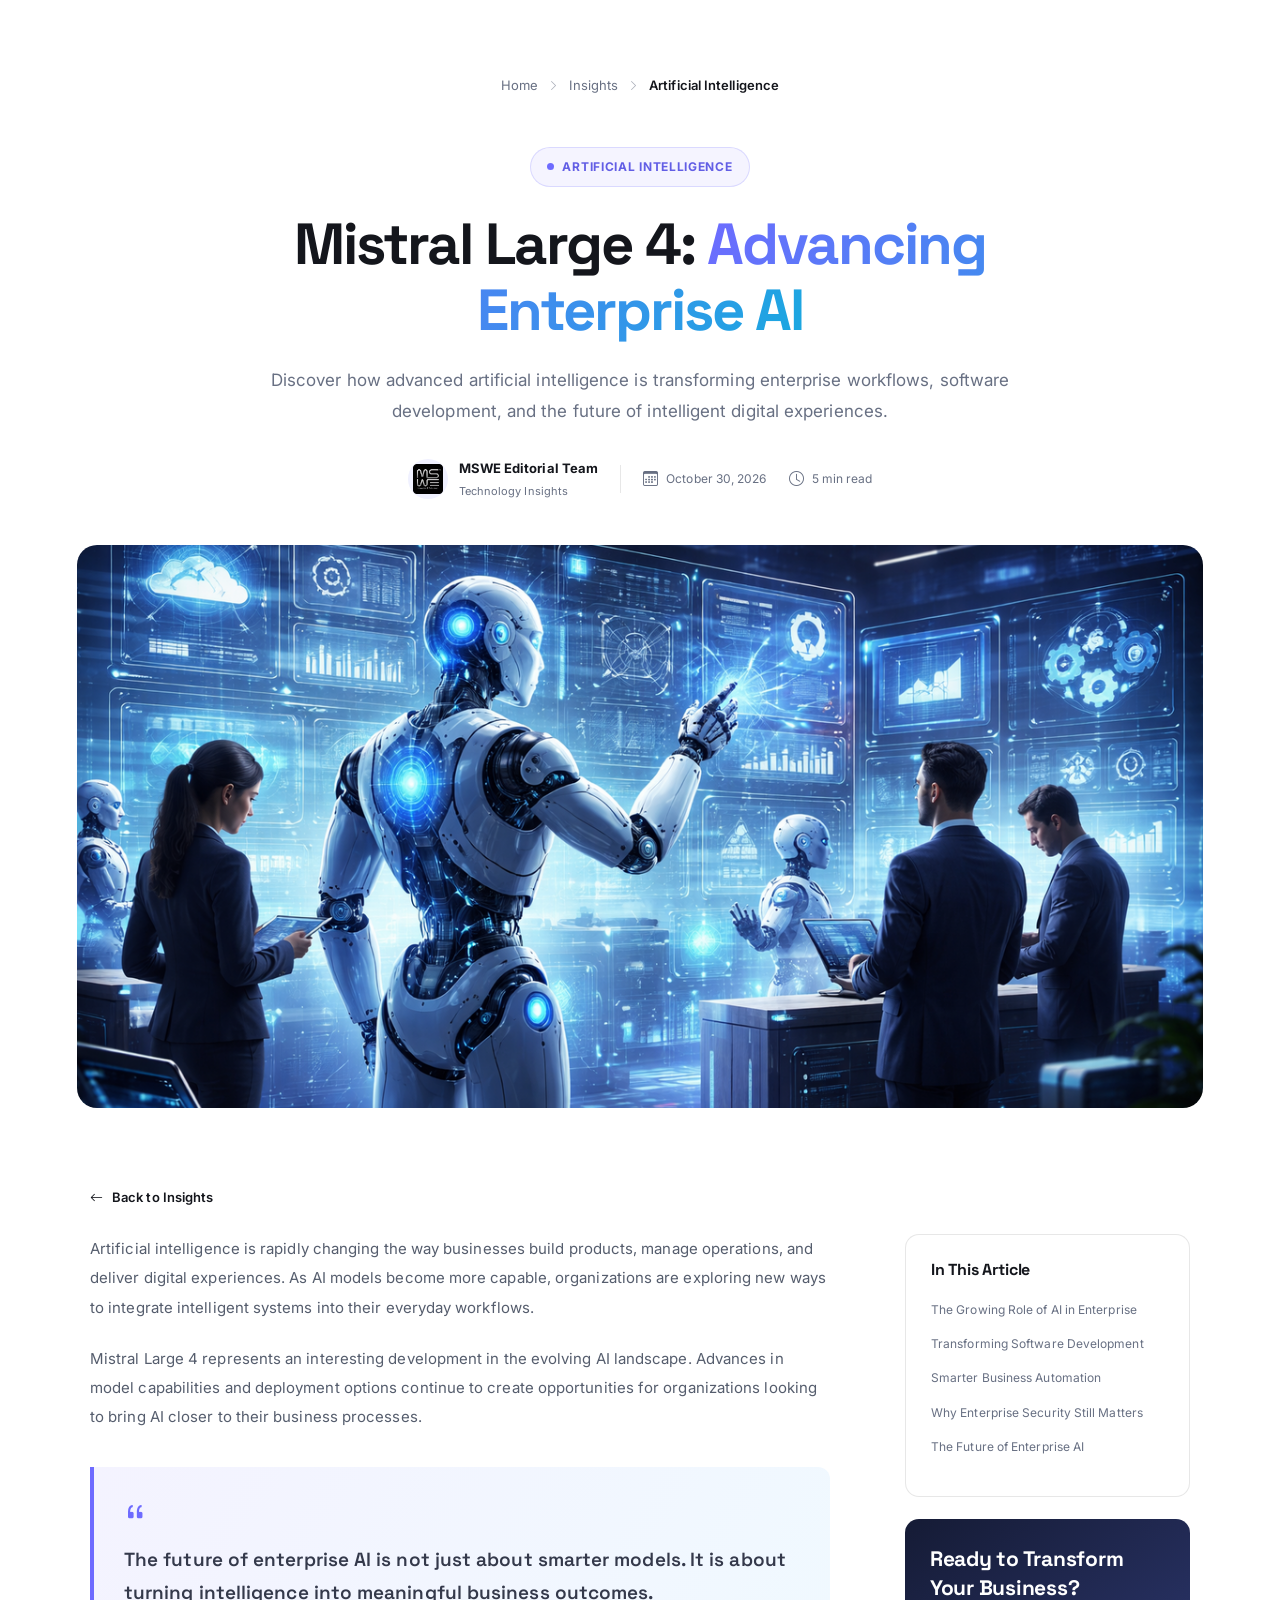
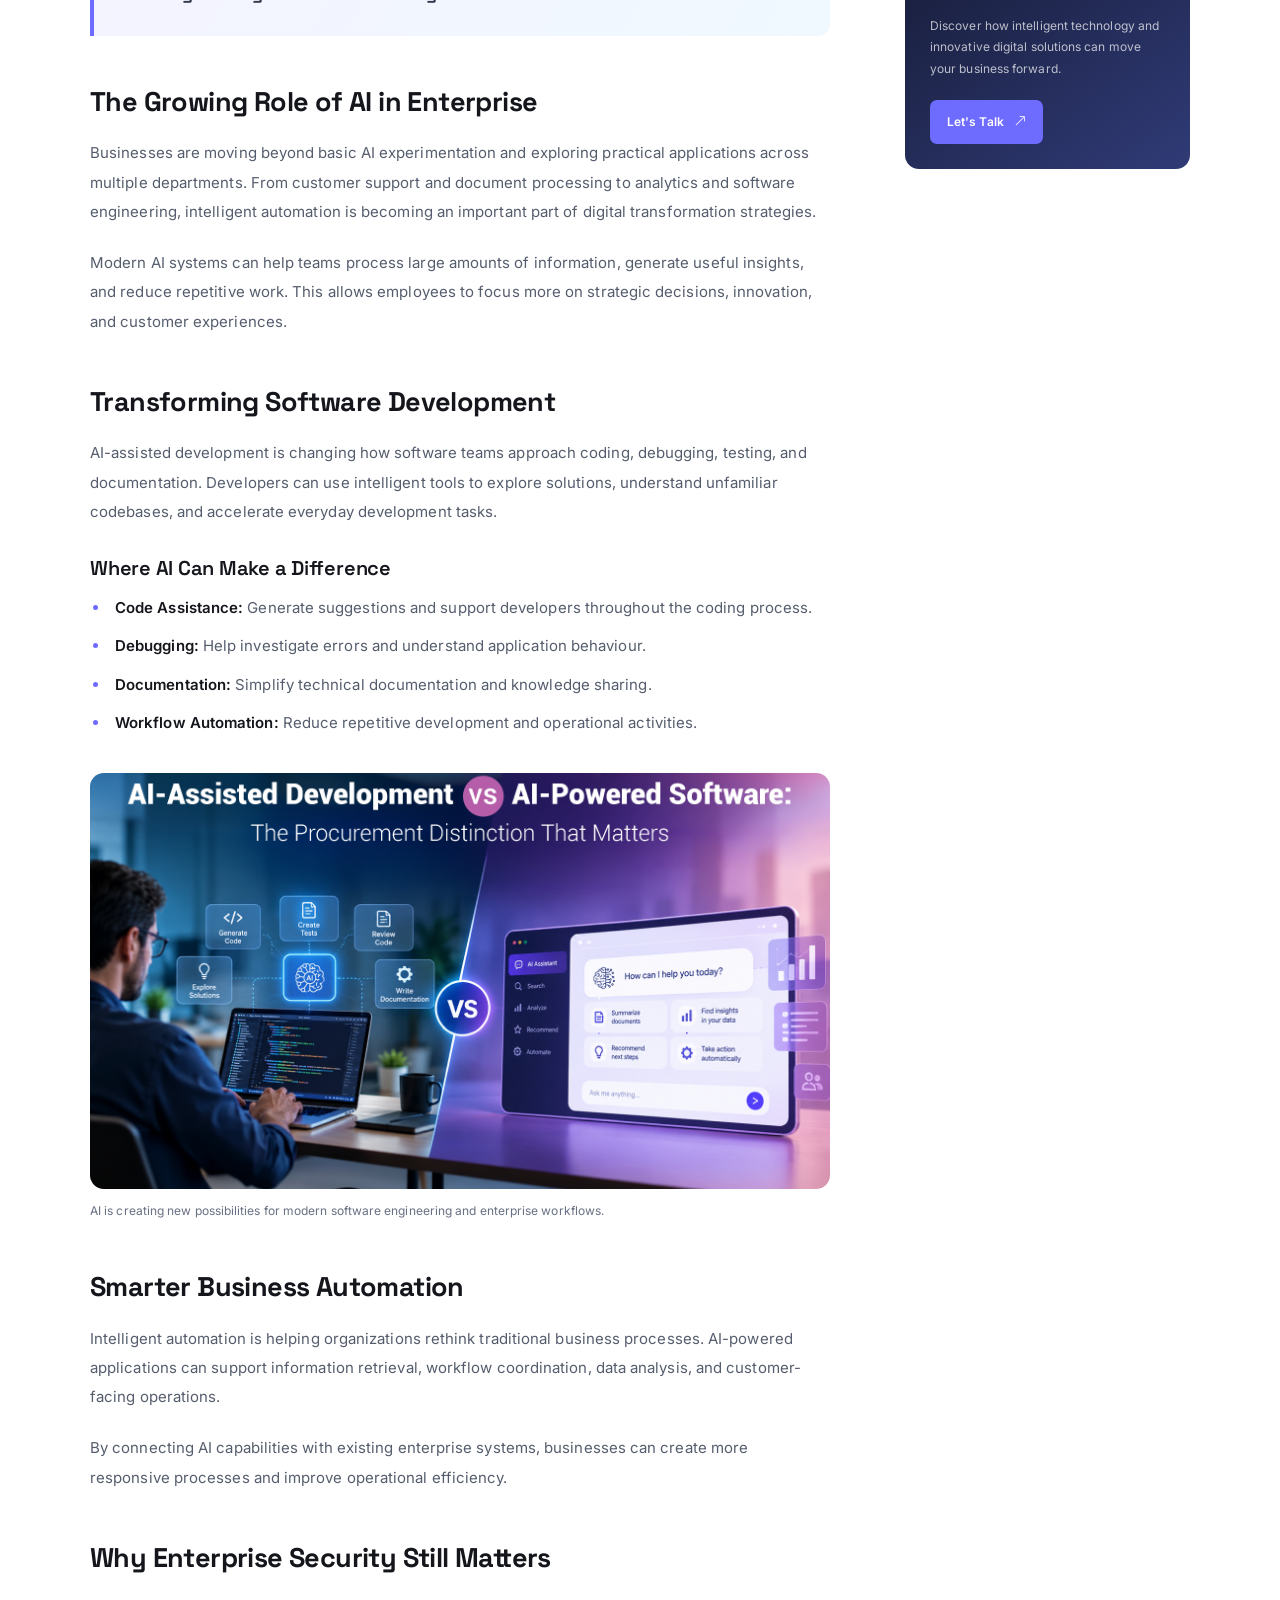
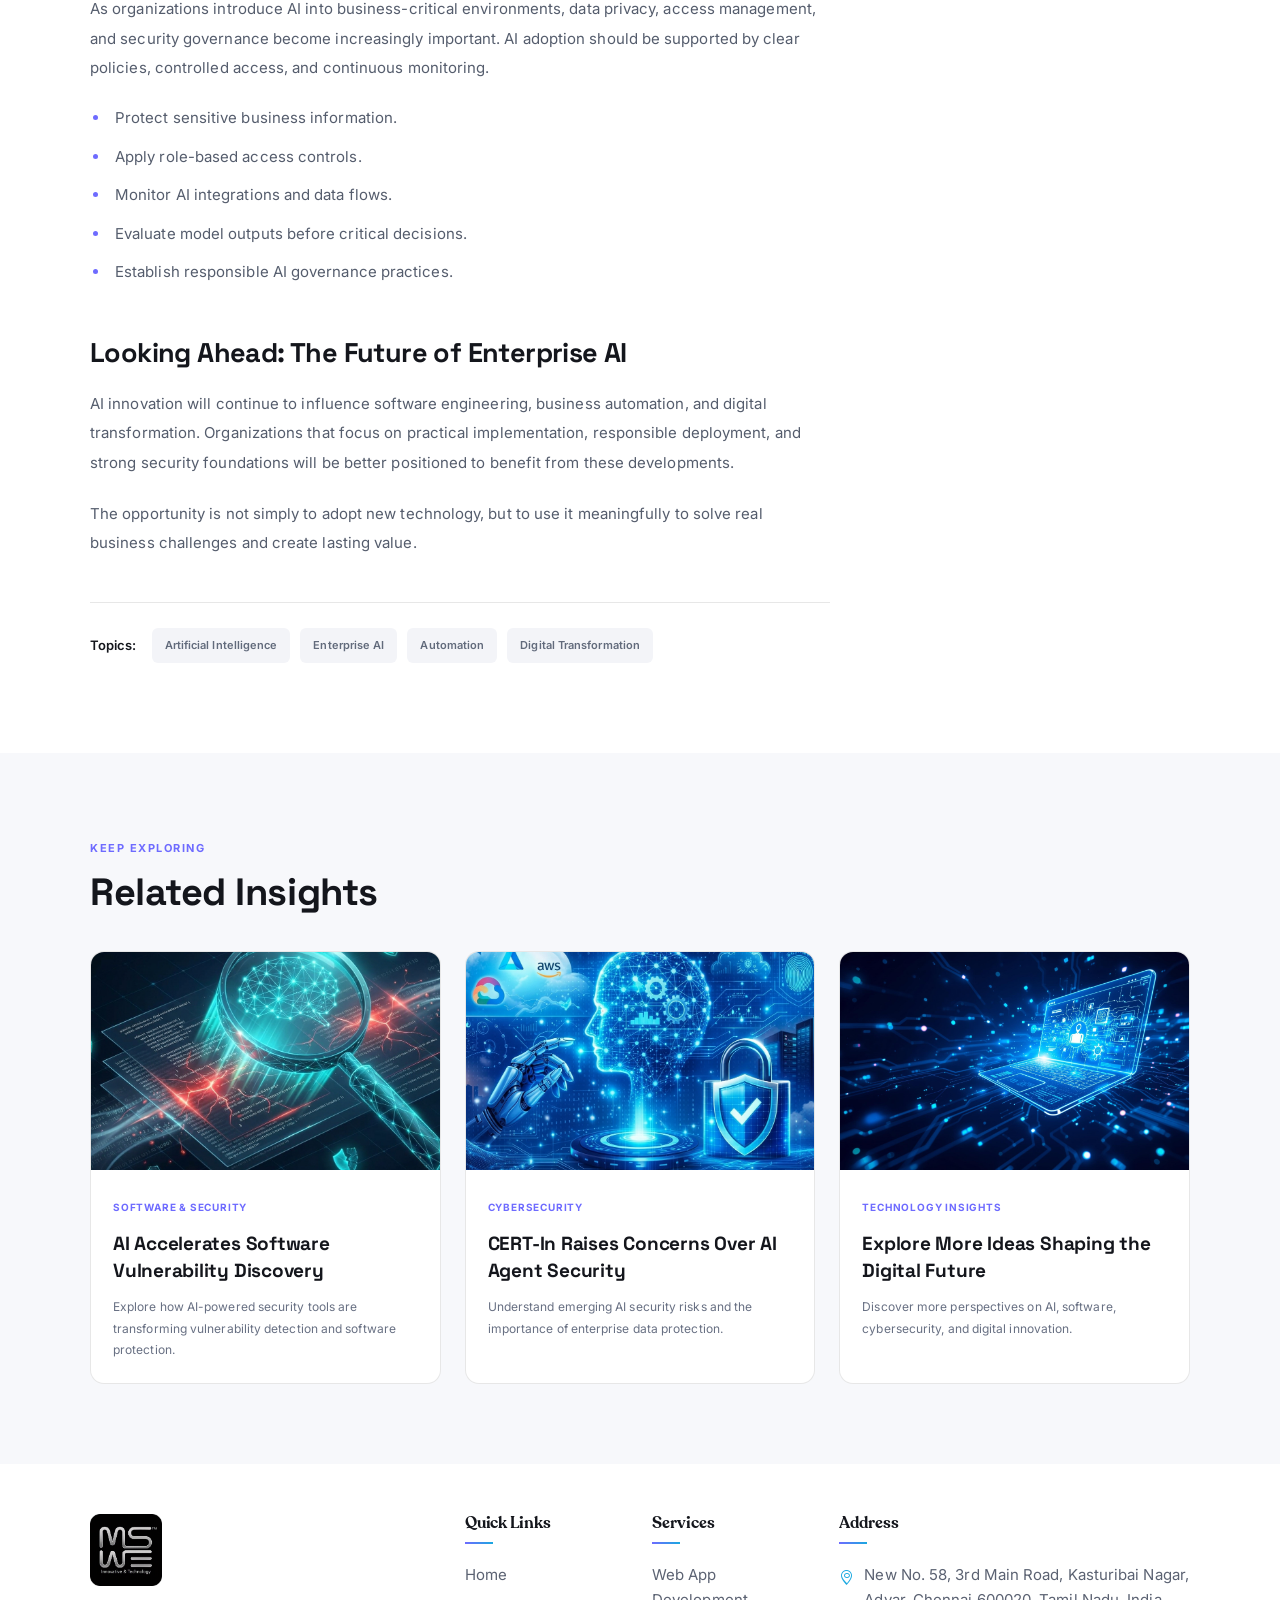
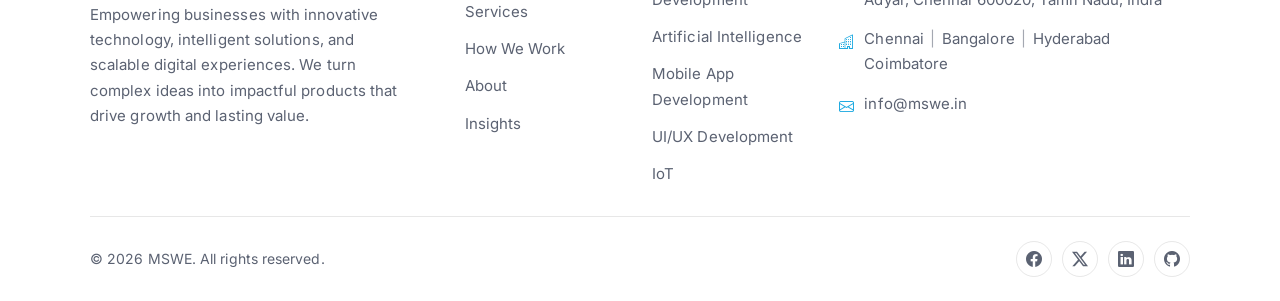
<file: blog/mistral-large-4.html>
<!doctype html>
<html lang="en">

<head>
    <meta charset="utf-8">
    <meta name="viewport" content="width=device-width, initial-scale=1">

    <meta name="description" content="Explore how Mistral Large 4 is advancing enterprise AI, intelligent automation and software development.">

    <title>Mistral Large 4: Advancing Enterprise AI | MSWE</title>

    <!-- Favicon -->
    <link rel="icon" type="image/png" href="../assets/images/mswe-dark.png">

    <!-- Google Fonts -->
    <link rel="preconnect" href="https://fonts.googleapis.com">
    <link rel="preconnect" href="https://fonts.gstatic.com" crossorigin>

    <link href="https://fonts.googleapis.com/css2?family=Space+Grotesk:wght@400;500;600;700&family=Inter:wght@300;400;500;600;700&display=swap" rel="stylesheet">

    <!-- Bootstrap Icons -->
    <link href="https://cdn.jsdelivr.net/npm/bootstrap-icons@1.11.3/font/bootstrap-icons.css" rel="stylesheet">

    <!-- CSS -->
    <link rel="stylesheet" href="../assets/css/bootstrap.min.css">
    <link rel="stylesheet" href="https://unpkg.com/aos@2.3.4/dist/aos.css">
    <link rel="stylesheet" href="../assets/css/main.css">

    <!-- Blog Details CSS -->
    <style>

        :root {
            --blog-bg: #F7F8FB;
            --blog-white: #FFFFFF;
            --blog-text: #14161C;
            --blog-muted: #687083;
            --blog-primary: #6E6BFF;
            --blog-secondary: #1AA8E0;
            --blog-border: rgba(20, 22, 28, 0.10);
            --blog-gradient: linear-gradient(120deg, #6E6BFF, #1AA8E0);
            --blog-radius: 14px;
            --blog-ease: cubic-bezier(.16, 1, .3, 1);
        }

        body {
            background: var(--blog-white);
            color: var(--blog-text);
            font-family: "Inter", sans-serif;
        }

        /* Reading Progress */

        .blogProgress {
            position: fixed;
            top: 0;
            left: 0;
            width: 0;
            height: 3px;
            background: var(--blog-gradient);
            z-index: 9999;
            transition: width .1s linear;
        }

        /* Breadcrumb */

        .blogBreadcrumb {
            padding: 25px 0 15px;
            margin-top: 50px;
            text-align: center;
        }

        .blogBreadcrumb ul {
            display: flex;
            flex-wrap: wrap;
            align-items: center;
            gap: 10px;
            list-style: none;
            padding: 0;
            justify-content: center;
            margin: 0;
        }

        .blogBreadcrumb li {
            color: var(--blog-muted);
            font-size: 13px;
        }

        .blogBreadcrumb a {
            color: var(--blog-muted);
            text-decoration: none;
            transition: color .3s ease;
        }

        .blogBreadcrumb a:hover {
            color: var(--blog-primary);
        }

        .blogBreadcrumb .active {
            color: var(--blog-text);
            font-weight: 600;
        }

        .blogBreadcrumb i {
            font-size: 11px;
            opacity: .6;
        }

        /* Article Header */

        .blogArticleHero {
            padding: 35px 0 45px;
        }

        .blogArticleHead {
            max-width: 1000px;
            margin: 0 auto;
            text-align: center;
        }

        .blogArticleCat {
            display: inline-flex;
            align-items: center;
            gap: 8px;
            padding: 9px 16px;
            border: 1px solid rgba(110, 107, 255, .2);
            border-radius: 50px;
            color: #625ee5;
            background: rgba(110, 107, 255, .07);
            font-size: 12px;
            font-weight: 700;
            letter-spacing: .7px;
            text-transform: uppercase;
            margin-bottom: 25px;
        }

        .blogArticleCat span {
            width: 7px;
            height: 7px;
            background: var(--blog-primary);
            border-radius: 50%;
        }

        .blogArticleTitle {
            font-family: "Space Grotesk", sans-serif;
            font-size: clamp(34px, 5vw, 58px);
            font-weight: 700;
            line-height: 1.13;
            letter-spacing: -2px;
            margin: 0 auto 22px;
            max-width: 950px;
        }

        .blogArticleTitle span {
            background: var(--blog-gradient);
            -webkit-background-clip: text;
            background-clip: text;
            -webkit-text-fill-color: transparent;
        }

        .blogArticleIntro {
            max-width: 760px;
            margin: 0 auto;
            color: var(--blog-muted);
            font-size: 17px;
            line-height: 1.85;
        }

        /* Author Details */

        .blogArticleMeta {
            display: flex;
            align-items: center;
            justify-content: center;
            flex-wrap: wrap;
            gap: 22px;
            margin-top: 30px;
        }

        .blogAuthor {
            display: flex;
            align-items: center;
            gap: 11px;
        }

        .blogAuthorLogo {
            width: 40px;
            height: 40px;
            display: flex;
            align-items: center;
            justify-content: center;
            border-radius: 50%;
            background: #f0f1ff;
            overflow: hidden;
        }

        .blogAuthorLogo img {
            width: 75%;
            height: 75%;
            object-fit: contain;
        }

        .blogAuthorInfo {
            text-align: left;
        }

        .blogAuthorInfo strong {
            display: block;
            font-size: 13px;
            font-weight: 700;
        }

        .blogAuthorInfo small {
            display: block;
            color: var(--blog-muted);
            font-size: 11px;
            margin-top: 3px;
        }

        .blogMetaDivider {
            width: 1px;
            height: 28px;
            background: var(--blog-border);
        }

        .blogMetaItem {
            display: flex;
            align-items: center;
            gap: 8px;
            color: var(--blog-muted);
            font-size: 12px;
        }

        .blogMetaItem i {
            font-size: 15px;
        }

        /* Featured Image */

        .blogFeature {
            max-width: 1150px;
            margin: 0 auto;
            padding: 0 12px;
        }

        .blogFeatureImage {
            position: relative;
            width: 100%;
            aspect-ratio: 16 / 8;
            overflow: hidden;
            border-radius: 20px;
            background: var(--blog-bg);
        }

        .blogFeatureImage img {
            width: 100%;
            height: 100%;
            object-fit: cover;
        }

        /* Article Layout */

        .blogContentSection {
            padding: 75px 0 90px;
        }

        .blogArticleLayout {
            display: grid;
            grid-template-columns: minmax(0, 1fr) 285px;
            gap: 75px;
            align-items: start;
        }

        .blogArticleBody {
            min-width: 0;
            max-width: 790px;
        }

        /* Article Content */

        .blogArticleBody p {
            color: #555d6d;
            font-size: 15px;
            line-height: 1.95;
            margin-bottom: 22px;
        }

        .blogArticleBody h2 {
            font-family: "Space Grotesk", sans-serif;
            font-size: 27px;
            font-weight: 700;
            letter-spacing: -.6px;
            line-height: 1.35;
            margin: 48px 0 18px;
            color: var(--blog-text);
        }

        .blogArticleBody h3 {
            font-family: "Space Grotesk", sans-serif;
            font-size: 20px;
            font-weight: 600;
            margin: 30px 0 13px;
        }

        .blogArticleBody strong {
            color: var(--blog-text);
            font-weight: 600;
        }

        .blogArticleBody ul {
            padding-left: 20px;
            margin-bottom: 25px;
        }

        .blogArticleBody li {
            color: #555d6d;
            font-size: 15px;
            line-height: 1.9;
            padding-left: 5px;
            margin-bottom: 10px;
        }

        .blogArticleBody li::marker {
            color: var(--blog-primary);
        }

        /* Article Highlight */

        .blogHighlight {
            position: relative;
            padding: 27px 30px;
            margin: 35px 0;
            background: linear-gradient(120deg, #f4f3ff, #f0f9ff);
            border-left: 4px solid var(--blog-primary);
            border-radius: 0 12px 12px 0;
        }

        .blogHighlight p {
            color: #34394b;
            font-family: "Space Grotesk", sans-serif;
            font-size: 19px;
            font-weight: 600;
            line-height: 1.7;
            margin: 0;
        }

        .blogHighlight i {
            color: var(--blog-primary);
            font-size: 23px;
            margin-bottom: 12px;
            display: block;
        }

        /* Article Image */

        .blogInlineImage {
            margin: 35px 0;
        }

        .blogInlineImage img {
            display: block;
            width: 100%;
            aspect-ratio: 16 / 9;
            object-fit: cover;
            border-radius: 14px;
        }

        .blogInlineImage figcaption {
            color: var(--blog-muted);
            font-size: 12px;
            margin-top: 12px;
        }

        /* Article Tags */

        .blogArticleTags {
            display: flex;
            align-items: center;
            flex-wrap: wrap;
            gap: 10px;
            border-top: 1px solid var(--blog-border);
            padding-top: 25px;
            margin-top: 45px;
        }

        .blogArticleTags strong {
            font-size: 13px;
            margin-right: 5px;
        }

        .blogArticleTags a {
            color: #626b7c;
            background: #f3f4f8;
            padding: 8px 13px;
            border-radius: 6px;
            text-decoration: none;
            font-size: 11px;
            font-weight: 600;
            transition: all .3s ease;
        }

        .blogArticleTags a:hover {
            color: #fff;
            background: var(--blog-primary);
        }

        /* Sidebar */

        .blogSidebar {
            position: sticky;
            top: 120px;
        }

        .blogSideCard {
            padding: 25px;
            border: 1px solid var(--blog-border);
            border-radius: 14px;
            background: #fff;
            margin-bottom: 22px;
        }

        .blogSideTitle {
            font-family: "Space Grotesk", sans-serif;
            font-size: 16px;
            font-weight: 700;
            margin-bottom: 20px;
        }

        .blogTOC {
            list-style: none;
            padding: 0;
            margin: 0;
        }

        .blogTOC li {
            margin-bottom: 15px;
        }

        .blogTOC a {
            display: block;
            position: relative;
            color: var(--blog-muted);
            font-size: 12px;
            line-height: 1.6;
            text-decoration: none;
            transition: color .3s ease;
        }

        .blogTOC a:hover,
        .blogTOC a.active {
            color: var(--blog-primary);
        }

        .blogSideContact {
            background: linear-gradient(145deg, #151b35, #303b77);
            border: 0;
            color: #fff;
            overflow: hidden;
            position: relative;
        }

        .blogSideContact h3 {
            font-family: "Space Grotesk", sans-serif;
            font-size: 21px;
            font-weight: 700;
            line-height: 1.4;
            margin-bottom: 12px;
        }

        .blogSideContact p {
            color: rgba(255,255,255,.7);
            font-size: 12px;
            line-height: 1.8;
            margin-bottom: 20px;
        }

        .blogSideContact a {
            display: inline-flex;
            align-items: center;
            gap: 10px;
            padding: 12px 17px;
            border-radius: 7px;
            color: #fff;
            background: var(--blog-primary);
            font-size: 12px;
            font-weight: 600;
            text-decoration: none;
            transition: .3s ease;
        }

        .blogSideContact a:hover {
            background: #8582ff;
            transform: translateY(-2px);
        }

        /* Related Articles */

        .blogRelatedSection {
            background: var(--blog-bg);
            padding: 80px 0;
        }

        .blogSectionHead {
            margin-bottom: 35px;
        }

        .blogSectionLabel {
            display: inline-block;
            color: var(--blog-primary);
            font-size: 11px;
            font-weight: 700;
            letter-spacing: 1.5px;
            text-transform: uppercase;
            margin-bottom: 12px;
        }

        .blogSectionHead h2 {
            font-family: "Space Grotesk", sans-serif;
            font-size: clamp(28px, 4vw, 38px);
            font-weight: 700;
            margin: 0;
        }

        .blogRelatedCard {
            display: block;
            height: 100%;
            overflow: hidden;
            background: #fff;
            border: 1px solid var(--blog-border);
            border-radius: 14px;
            text-decoration: none;
            color: inherit;
            transition: transform .4s var(--blog-ease), box-shadow .4s ease;
        }

        .blogRelatedCard:hover {
            color: inherit;
            transform: translateY(-6px);
            box-shadow: 0 15px 40px rgba(20,22,28,.08);
        }

        .blogRelatedImage {
            aspect-ratio: 16 / 10;
            overflow: hidden;
        }

        .blogRelatedImage img {
            width: 100%;
            height: 100%;
            object-fit: cover;
            transition: transform .6s ease;
        }

        .blogRelatedCard:hover .blogRelatedImage img {
            transform: scale(1.05);
        }

        .blogRelatedContent {
            padding: 22px;
        }

        .blogRelatedCat {
            color: var(--blog-primary);
            font-size: 10px;
            font-weight: 700;
            letter-spacing: .8px;
            text-transform: uppercase;
        }

        .blogRelatedContent h3 {
            font-family: "Space Grotesk", sans-serif;
            font-size: 19px;
            font-weight: 700;
            line-height: 1.4;
            margin: 12px 0;
        }

        .blogRelatedContent p {
            color: var(--blog-muted);
            font-size: 12px;
            line-height: 1.8;
            margin: 0;
        }

        /* Newsletter */

        .blogNewsSection {
            padding: 75px 0;
        }

        .blogNewsCard {
            display: flex;
            align-items: center;
            justify-content: space-between;
            gap: 35px;
            padding: 48px 55px;
            border-radius: 20px;
            background: linear-gradient(120deg, #151b35, #303e7d);
        }

        .blogNewsContent {
            max-width: 530px;
        }

        .blogNewsContent span {
            display: inline-block;
            color: #a6baff;
            font-size: 11px;
            font-weight: 700;
            letter-spacing: 1.5px;
            margin-bottom: 15px;
        }

        .blogNewsContent h2 {
            font-family: "Space Grotesk", sans-serif;
            color: #fff;
            font-size: clamp(25px, 3vw, 35px);
            font-weight: 700;
            line-height: 1.3;
            margin-bottom: 12px;
        }

        .blogNewsContent p {
            color: rgba(255,255,255,.7);
            font-size: 13px;
            line-height: 1.8;
            margin: 0;
        }

        .blogNewsForm {
            width: 100%;
            max-width: 390px;
        }

        .blogNewsInput {
            display: flex;
            align-items: center;
            height: 55px;
            padding: 0 16px;
            border-radius: 8px;
            background: #fff;
            gap: 10px;
        }

        .blogNewsInput i {
            color: #777f91;
        }

        .blogNewsInput input {
            width: 100%;
            min-width: 0;
            height: 100%;
            outline: none;
            border: 0;
            background: transparent;
            color: var(--blog-text);
            font-size: 13px;
        }

        .blogNewsForm button {
            width: 100%;
            height: 53px;
            margin-top: 12px;
            border: 0;
            border-radius: 8px;
            background: var(--blog-primary);
            color: #fff;
            font-size: 13px;
            font-weight: 600;
            cursor: pointer;
            transition: .3s ease;
        }

        .blogNewsForm button:hover {
            background: #8582ff;
        }

        .blogNewsNote {
            display: block;
            color: rgba(255,255,255,.6);
            font-size: 10px;
            margin-top: 12px;
        }

        /* Back to Blog */

        .blogBackLink {
            display: inline-flex;
            align-items: center;
            gap: 9px;
            color: var(--blog-text);
            font-size: 13px;
            font-weight: 600;
            text-decoration: none;
            transition: color .3s ease;
            margin-bottom: 25px;
        }

        .blogBackLink:hover {
            color: var(--blog-primary);
        }
        
        .blogSideContact h3 {
            color: #fff !important;
        }

        /* Responsive */

        @media (max-width: 991px) {

            .blogArticleLayout {
                grid-template-columns: 1fr;
                gap: 40px;
            }

            .blogArticleBody {
                max-width: 100%;
            }

            .blogSidebar {
                position: static;
                display: grid;
                grid-template-columns: repeat(2, 1fr);
                gap: 20px;
            }

            .blogSideCard {
                margin: 0;
            }

            .blogNewsCard {
                padding: 40px 35px;
            }

        }

        @media (max-width: 767px) {

            .blogBreadcrumb {
                padding-top: 20px;
            }

            .blogArticleHero {
                padding: 25px 0 35px;
            }

            .blogArticleTitle {
                font-size: 36px;
                letter-spacing: -1.2px;
            }

            .blogArticleIntro {
                font-size: 14px;
                line-height: 1.8;
            }

            .blogArticleMeta {
                gap: 14px;
            }

            .blogMetaDivider {
                display: none;
            }

            .blogFeatureImage {
                aspect-ratio: 4 / 3;
                border-radius: 13px;
            }

            .blogContentSection {
                padding: 45px 0 60px;
            }

            .blogArticleBody p,
            .blogArticleBody li {
                font-size: 14px;
            }

            .blogArticleBody h2 {
                font-size: 23px;
                margin-top: 38px;
            }

            .blogHighlight {
                padding: 22px;
            }

            .blogHighlight p {
                font-size: 16px;
            }

            .blogSidebar {
                grid-template-columns: 1fr;
            }

            .blogRelatedSection {
                padding: 55px 0;
            }

            .blogNewsSection {
                padding: 50px 0;
            }

            .blogNewsCard {
                flex-direction: column;
                align-items: flex-start;
                padding: 32px 23px;
                gap: 25px;
                border-radius: 15px;
            }

            .blogNewsForm {
                max-width: 100%;
            }

        }

        @media (max-width: 480px) {

            .blogArticleTitle {
                font-size: 30px;
            }

            .blogArticleMeta {
                justify-content: flex-start;
            }

            .blogAuthor {
                width: 100%;
            }

            .blogMetaItem {
                font-size: 11px;
            }

        }

        @media (prefers-reduced-motion: reduce) {
            .blogRelatedCard,
            .blogRelatedImage img,
            .blogProgress {
                transition: none;
            }
        }

    </style>

</head>

<body>

    <!-- Reading Progress -->
    <div class="blogProgress" id="blogProgress"></div>


    <!-- DESKTOP NAVBAR -->
    <header id="headerSection" class="d-none">

        <div class="headermain-wrap">
            <div class="container">

                <div class="headercnt-wrapper">

                    <div class="hdrfrst-sec">

                        <a href="../index.html" class="hdr-logo">
                            <img class="hdr-logowit" src="../assets/images/mswe-dark.png" alt="MSWE">
                            <img class="hdr-logodrk" src="../assets/images/mswe-dark.png" alt="MSWE">
                        </a>

                        <ul class="hdrnav-list">

                            <li class="hdrnav-item">
                                <a class="hdrnav-link" href="../index.html">Home</a>
                            </li>

                            <li class="hdrnav-item">
                                <a class="hdrnav-link" href="../index.html#services">Services</a>
                            </li>

                            <li class="hdrnav-item">
                                <a class="hdrnav-link" href="../index.html#about">About</a>
                            </li>

                            <li class="hdrnav-item">
                                <a class="hdrnav-link" href="../index.html#how-we-work">How We Work</a>
                            </li>

                            <li class="hdrnav-item">
                                <a class="hdrnav-link" href="../index.html#industries">Industries</a>
                            </li>


                            <li class="hdrnav-item">
                                <a class="hdrnav-link" href="../index.html#wrkFol">Insights</a>
                            </li>

                            <li class="hdrnav-item">
                                <a class="hdrnav-link" href="../index.html#careers">Careers</a>
                            </li>

                            <li class="hdrreq-btnPrt">
                                <a class="hdrreq-btn" href="../index.html#contact">
                                    <span class="hdrreq-btntxt">Get a Quote</span>
                                    <span class="reqbtn-arw">
                                        <i class="bi bi-arrow-right"></i>
                                    </span>
                                </a>
                            </li>

                        </ul>

                    </div>

                </div>

            </div>
        </div>

    </header>


    <!-- MOBILE NAVBAR -->
    <section class="mobHead d-none">

        <div class="container">

            <div class="headrmobnav">

                <a href="../index.html" class="mobnvlogo">
                    <img src="../assets/images/mswe-dark.png" alt="MSWE">
                </a>

                <div class="mobmnuToggle">
                    <span></span>
                    <span></span>
                    <span></span>
                </div>

                <div class="mobnavCnt">

                    <ul class="mobnavCnt-item">

                        <li class="mobnavCnt-list">
                            <a href="../index.html" class="mobnavCnt-link">Home</a>
                        </li>

                        <li class="mobnavCnt-list">
                            <a href="../index.html#services" class="mobnavCnt-link">Services</a>
                        </li>

                        <li class="mobnavCnt-list">
                            <a href="../index.html#about" class="mobnavCnt-link">About</a>
                        </li>

                        <li class="mobnavCnt-list">
                            <a href="../index.html#how-we-work" class="mobnavCnt-link">How We Work</a>
                        </li>

                        <li class="mobnavCnt-list">
                            <a href="../index.html#industries" class="mobnavCnt-link">Industries</a>
                        </li>


                        <li class="mobnavCnt-list">
                            <a href="../index.html#wrkFol" class="mobnavCnt-link">Insights</a>
                        </li>

                        <li class="mobnavCnt-list">
                            <a href="../index.html#careers" class="mobnavCnt-link">Careers</a>
                        </li>

                        <li class="mobnavcnt">
                            <a class="mobhdrreq-btn" href="../index.html#contact">
                                <span class="hdrreq-btntxt">Get a Quote</span>
                                <span class="reqbtn-arw">
                                    <i class="bi bi-arrow-right"></i>
                                </span>
                            </a>
                        </li>

                    </ul>

                </div>

            </div>

        </div>

    </section>


    <!-- BREADCRUMB -->
    <section class="blogBreadcrumb">
        <div class="container">

            <ul>
                <li>
                    <a href="../index.html">Home</a>
                </li>

                <li><i class="bi bi-chevron-right"></i></li>

                <li>
                    <a href="../index.html#blog">Insights</a>
                </li>

                <li><i class="bi bi-chevron-right"></i></li>

                <li class="active">Artificial Intelligence</li>
            </ul>

        </div>
    </section>


    <!-- ARTICLE HERO -->
    <section class="blogArticleHero">

        <div class="container">

            <div class="blogArticleHead" data-aos="fade-up">

                <span class="blogArticleCat">
                    <span></span>
                    Artificial Intelligence
                </span>

                <h1 class="blogArticleTitle">
                    Mistral Large 4:
                    <span>Advancing Enterprise AI</span>
                </h1>

                <p class="blogArticleIntro">
                    Discover how advanced artificial intelligence is
                    transforming enterprise workflows, software development,
                    and the future of intelligent digital experiences.
                </p>

                <div class="blogArticleMeta">

                    <div class="blogAuthor">

                        <div class="blogAuthorLogo">
                            <img src="../assets/images/mswe-dark.png" alt="MSWE">
                        </div>

                        <div class="blogAuthorInfo">
                            <strong>MSWE Editorial Team</strong>
                            <small>Technology Insights</small>
                        </div>

                    </div>

                    <div class="blogMetaDivider"></div>

                    <div class="blogMetaItem">
                        <i class="bi bi-calendar3"></i>
                        October 30, 2026
                    </div>

                    <div class="blogMetaItem">
                        <i class="bi bi-clock"></i>
                        5 min read
                    </div>

                </div>

            </div>

        </div>

    </section>


    <!-- FEATURED IMAGE -->
    <section class="blogFeature" data-aos="fade-up">

        <div class="blogFeatureImage">

            <img src="../assets/images/blog-mistral-ai.png"
                alt="Artificial intelligence and enterprise AI innovation">

        </div>

    </section>


    <!-- ARTICLE CONTENT -->
    <section class="blogContentSection">

        <div class="container">

            <a href="../index.html#blog" class="blogBackLink">
                <i class="bi bi-arrow-left"></i>
                Back to Insights
            </a>

            <div class="blogArticleLayout">


                <!-- MAIN ARTICLE -->
                <article class="blogArticleBody">

                    <p>
                        Artificial intelligence is rapidly changing the way
                        businesses build products, manage operations, and
                        deliver digital experiences. As AI models become more
                        capable, organizations are exploring new ways to
                        integrate intelligent systems into their everyday
                        workflows.
                    </p>

                    <p>
                        Mistral Large 4 represents an interesting development
                        in the evolving AI landscape. Advances in model
                        capabilities and deployment options continue to create
                        opportunities for organizations looking to bring AI
                        closer to their business processes.
                    </p>


                    <div class="blogHighlight">

                        <i class="bi bi-quote"></i>

                        <p>
                            The future of enterprise AI is not just about
                            smarter models. It is about turning intelligence
                            into meaningful business outcomes.
                        </p>

                    </div>


                    <!-- SECTION 01 -->
                    <h2 id="enterprise-ai">
                        The Growing Role of AI in Enterprise
                    </h2>

                    <p>
                        Businesses are moving beyond basic AI experimentation
                        and exploring practical applications across multiple
                        departments. From customer support and document
                        processing to analytics and software engineering,
                        intelligent automation is becoming an important part
                        of digital transformation strategies.
                    </p>

                    <p>
                        Modern AI systems can help teams process large amounts
                        of information, generate useful insights, and reduce
                        repetitive work. This allows employees to focus more
                        on strategic decisions, innovation, and customer
                        experiences.
                    </p>


                    <!-- SECTION 02 -->
                    <h2 id="software-development">
                        Transforming Software Development
                    </h2>

                    <p>
                        AI-assisted development is changing how software
                        teams approach coding, debugging, testing, and
                        documentation. Developers can use intelligent tools
                        to explore solutions, understand unfamiliar codebases,
                        and accelerate everyday development tasks.
                    </p>

                    <h3>Where AI Can Make a Difference</h3>

                    <ul>
                        <li>
                            <strong>Code Assistance:</strong>
                            Generate suggestions and support developers
                            throughout the coding process.
                        </li>

                        <li>
                            <strong>Debugging:</strong>
                            Help investigate errors and understand
                            application behaviour.
                        </li>

                        <li>
                            <strong>Documentation:</strong>
                            Simplify technical documentation and knowledge
                            sharing.
                        </li>

                        <li>
                            <strong>Workflow Automation:</strong>
                            Reduce repetitive development and operational
                            activities.
                        </li>
                    </ul>


                    <!-- INLINE IMAGE -->
                    <figure class="blogInlineImage">

                        <img src="../assets/images/assisted-development-software.png"
                            alt="AI assisted software development and digital technology">

                        <figcaption>
                            AI is creating new possibilities for modern
                            software engineering and enterprise workflows.
                        </figcaption>

                    </figure>


                    <!-- SECTION 03 -->
                    <h2 id="business-automation">
                        Smarter Business Automation
                    </h2>

                    <p>
                        Intelligent automation is helping organizations
                        rethink traditional business processes. AI-powered
                        applications can support information retrieval,
                        workflow coordination, data analysis, and
                        customer-facing operations.
                    </p>

                    <p>
                        By connecting AI capabilities with existing
                        enterprise systems, businesses can create more
                        responsive processes and improve operational
                        efficiency.
                    </p>


                    <!-- SECTION 04 -->
                    <h2 id="enterprise-security">
                        Why Enterprise Security Still Matters
                    </h2>

                    <p>
                        As organizations introduce AI into business-critical
                        environments, data privacy, access management, and
                        security governance become increasingly important.
                        AI adoption should be supported by clear policies,
                        controlled access, and continuous monitoring.
                    </p>

                    <ul>
                        <li>Protect sensitive business information.</li>
                        <li>Apply role-based access controls.</li>
                        <li>Monitor AI integrations and data flows.</li>
                        <li>Evaluate model outputs before critical decisions.</li>
                        <li>Establish responsible AI governance practices.</li>
                    </ul>


                    <!-- SECTION 05 -->
                    <h2 id="future-ai">
                        Looking Ahead: The Future of Enterprise AI
                    </h2>

                    <p>
                        AI innovation will continue to influence software
                        engineering, business automation, and digital
                        transformation. Organizations that focus on practical
                        implementation, responsible deployment, and strong
                        security foundations will be better positioned to
                        benefit from these developments.
                    </p>

                    <p>
                        The opportunity is not simply to adopt new technology,
                        but to use it meaningfully to solve real business
                        challenges and create lasting value.
                    </p>


                    <!-- ARTICLE TAGS -->
                    <div class="blogArticleTags">

                        <strong>Topics:</strong>

                        <a href="#">Artificial Intelligence</a>
                        <a href="#">Enterprise AI</a>
                        <a href="#">Automation</a>
                        <a href="#">Digital Transformation</a>

                    </div>

                </article>


                <!-- SIDEBAR -->
                <aside class="blogSidebar">

                    <!-- TABLE OF CONTENTS -->
                    <div class="blogSideCard">

                        <h3 class="blogSideTitle">
                            In This Article
                        </h3>

                        <ul class="blogTOC">

                            <li>
                                <a href="#enterprise-ai">
                                    The Growing Role of AI in Enterprise
                                </a>
                            </li>

                            <li>
                                <a href="#software-development">
                                    Transforming Software Development
                                </a>
                            </li>

                            <li>
                                <a href="#business-automation">
                                    Smarter Business Automation
                                </a>
                            </li>

                            <li>
                                <a href="#enterprise-security">
                                    Why Enterprise Security Still Matters
                                </a>
                            </li>

                            <li>
                                <a href="#future-ai">
                                    The Future of Enterprise AI
                                </a>
                            </li>

                        </ul>

                    </div>


                    <!-- CONTACT CARD -->
                    <div class="blogSideCard blogSideContact">

                        <h3>
                            Ready to Transform Your Business?
                        </h3>

                        <p>
                            Discover how intelligent technology and
                            innovative digital solutions can move
                            your business forward.
                        </p>

                        <a href="../index.html#contact">
                            Let's Talk
                            <i class="bi bi-arrow-up-right"></i>
                        </a>

                    </div>

                </aside>

            </div>

        </div>

    </section>


    <!-- RELATED ARTICLES -->
    <section class="blogRelatedSection">

        <div class="container">

            <div class="blogSectionHead" data-aos="fade-up">

                <span class="blogSectionLabel">Keep Exploring</span>

                <h2>Related Insights</h2>

            </div>


            <div class="row g-4">


                <!-- RELATED 01 -->
                <div class="col-lg-4 col-md-6">

                    <a href="ai-transforming-software-security.html"
                        class="blogRelatedCard"
                        data-aos="fade-up">

                        <div class="blogRelatedImage">

                            <img src="../assets/images/blogbg2.jpg"
                                alt="AI software security">

                        </div>

                        <div class="blogRelatedContent">

                            <span class="blogRelatedCat">
                                Software &amp; Security
                            </span>

                            <h3>
                                AI Accelerates Software Vulnerability Discovery
                            </h3>

                            <p>
                                Explore how AI-powered security tools are
                                transforming vulnerability detection and
                                software protection.
                            </p>

                        </div>

                    </a>

                </div>


                <!-- RELATED 02 -->
                <div class="col-lg-4 col-md-6">

                    <a href="cert-in-ai-security.html"
                        class="blogRelatedCard"
                        data-aos="fade-up"
                        data-aos-delay="100">

                        <div class="blogRelatedImage">

                            <img src="../assets/images/blogbg3.jpg"
                                alt="AI agent cybersecurity">

                        </div>

                        <div class="blogRelatedContent">

                            <span class="blogRelatedCat">
                                Cybersecurity
                            </span>

                            <h3>
                                CERT-In Raises Concerns Over AI Agent Security
                            </h3>

                            <p>
                                Understand emerging AI security risks and
                                the importance of enterprise data protection.
                            </p>

                        </div>

                    </a>

                </div>


                <!-- RELATED 03 -->
                <div class="col-lg-4 col-md-6">

                    <a href="digital-feature.html"
                        class="blogRelatedCard"
                        data-aos="fade-up"
                        data-aos-delay="200">

                        <div class="blogRelatedImage">

                            <img src="../assets/images/blog3.jpg"
                                alt="Latest technology insights">

                        </div>

                        <div class="blogRelatedContent">

                            <span class="blogRelatedCat">
                                Technology Insights
                            </span>

                            <h3>
                                Explore More Ideas Shaping the Digital Future
                            </h3>

                            <p>
                                Discover more perspectives on AI, software,
                                cybersecurity, and digital innovation.
                            </p>

                        </div>

                    </a>

                </div>


            </div>

        </div>

    </section>


    <!-- FOOTER -->
    <footer class="footer-sec">

        <div class="container">

            <div class="ftrlk-sec">

                <div class="row g-4">

                    <div class="col-lg-4 col-md-6">

                        <div class="ftrbtm-log mb-3">
                            <img src="../assets/images/mswe-dark.png" alt="MSWE">
                        </div>

                        <p class="muted">
                            Empowering businesses with innovative technology,
                            intelligent solutions, and scalable digital experiences.
                            We turn complex ideas into impactful products that
                            drive growth and lasting value.
                        </p>

                    </div>


                    <div class="col-lg-2 col-md-6">

                        <h5>Quick Links</h5>

                        <div class="footer-links">
                            <a href="../index.html">Home</a>
                            <a href="../index.html#services">Services</a>
                            <a href="../index.html#how-we-work">How We Work</a>
                            <a href="../index.html#about">About</a>
                            <a href="../index.html#blog">Insights</a>
                        </div>

                    </div>


                    <div class="col-lg-2 col-md-6">

                        <h5>Services</h5>

                        <div class="footer-links">
                            <a href="../index.html#services">Web App Development</a>
                            <a href="../index.html#services">Artificial Intelligence</a>
                            <a href="../index.html#services">Mobile App Development</a>
                            <a href="../index.html#services">UI/UX Development</a>
                            <a href="../index.html#services">IoT</a>
                        </div>

                    </div>


                    <div class="col-lg-4 col-md-6">

                        <h5>Address</h5>

                        <div class="footer-address-item">
                            <i class="bi bi-geo-alt"></i>
                            <span>New No. 58, 3rd Main Road, Kasturibai Nagar, Adyar, Chennai 600020, Tamil Nadu, India</span>
                        </div>

                        <div class="footer-address-item">
                            <i class="bi bi-buildings"></i>
                            <span class="pipe-list"><span>Chennai</span><span>Bangalore</span><span>Hyderabad</span><span>Coimbatore</span></span>
                        </div>

                        <div class="footer-address-item">
                            <i class="bi bi-envelope"></i>
                            <a href="mailto:info@mswe.in">info@mswe.in</a>
                        </div>


                    </div>

                </div>

            </div>

        </div>


        <div class="container">

            <div class="footer-bottom">

                <span class="muted">
                    &copy; 2026 MSWE. All rights reserved.
                </span>

                <div class="footer-social">

                    <a href="#" aria-label="Facebook">
                        <i class="bi bi-facebook"></i>
                    </a>

                    <a href="#" aria-label="X">
                        <i class="bi bi-twitter-x"></i>
                    </a>

                    <a href="#" aria-label="LinkedIn">
                        <i class="bi bi-linkedin"></i>
                    </a>

                    <a href="#" aria-label="GitHub">
                        <i class="bi bi-github"></i>
                    </a>

                </div>

            </div>

        </div>

    </footer>


    <!-- SCROLL TOP -->
    <button id="scrollTopBtn" aria-label="Scroll to top">
        <i class="bi bi-arrow-up"></i>
    </button>


    <!-- JAVASCRIPT -->
    <script src="../assets/js/jquery-3.6.0.min.js"></script>
    <script src="../assets/js/bootstrap.bundle.min.js"></script>
    <script src="https://unpkg.com/aos@2.3.4/dist/aos.js"></script>

    <script>
        AOS.init({
            duration: 800,
            once: true,
            offset: 70
        });


        // Reading progress
        $(window).on('scroll', function () {

            var scrollTop = $(window).scrollTop();

            var docHeight =
                $(document).height() - $(window).height();

            var progress =
                docHeight > 0 ? (scrollTop / docHeight) * 100 : 0;

            $('#blogProgress').css('width', progress + '%');

        });


        // Scroll to top
        $(window).on('scroll', function () {

            if ($(this).scrollTop() > 300) {
                $('#scrollTopBtn').addClass('show');
            } else {
                $('#scrollTopBtn').removeClass('show');
            }

        });

        $('#scrollTopBtn').on('click', function () {

            $('html, body').animate({
                scrollTop: 0
            }, 500);

        });


        // Table of contents active state
        $(window).on('scroll', function () {

            var current = '';

            $('.blogArticleBody h2[id]').each(function () {

                var top = $(this).offset().top;

                if ($(window).scrollTop() >= top - 160) {
                    current = $(this).attr('id');
                }

            });

            $('.blogTOC a').removeClass('active');

            if (current) {
                $('.blogTOC a[href="#' + current + '"]').addClass('active');
            }

        });


        // Smooth article navigation
        $('.blogTOC a').on('click', function (e) {

            var target = $($(this).attr('href'));

            if (target.length) {

                e.preventDefault();

                $('html, body').animate({
                    scrollTop: target.offset().top - 110
                }, 500);

            }

        });


        // Newsletter UI placeholder
        $('#blogNewsletterForm').on('submit', function (e) {

            e.preventDefault();

            alert('Thank you for your interest! Newsletter subscription will be available soon.');

        });

    </script>

</body>
</html>
</file>
<file: assets/css/main.css>
/* ==========================================================================
   MSWE — Fonts
   ========================================================================== */

/* Display — Recoleta (Semibold is the only weight available) */
@font-face {
  font-family: "Recoleta";
  src: url("../fonts/recoleta-semibold.woff2") format("woff2");
  font-weight: 600;
  font-style: normal;
  font-display: swap;
}

/* Text — Elza */
@font-face {
  font-family: "Elza";
  src: url("../fonts/Elza-Regular.woff2") format("woff2");
  font-weight: 400;
  font-style: normal;
  font-display: swap;
}
@font-face {
  font-family: "Elza";
  src: url("../fonts/Elza-Oblique.woff2") format("woff2");
  font-weight: 400;
  font-style: italic;
  font-display: swap;
}
@font-face {
  font-family: "Elza";
  src: url("../fonts/Elza-Medium.woff2") format("woff2");
  font-weight: 500;
  font-style: normal;
  font-display: swap;
}
@font-face {
  font-family: "Elza";
  src: url("../fonts/Elza-Semibold.woff2") format("woff2");
  font-weight: 600;
  font-style: normal;
  font-display: swap;
}
@font-face {
  font-family: "Elza";
  src: url("../fonts/Elza-Bold.woff2") format("woff2");
  font-weight: 700;
  font-style: normal;
  font-display: swap;
}

/* ==========================================================================
   Reset
   ========================================================================== */

* {
  box-sizing: border-box;
  padding: 0;
  margin: 0;
}

html {
  scroll-behavior: smooth;
  -webkit-text-size-adjust: 100%;
}

:root {
  --bg: #F7F8FB;
  --surface: #FFFFFF;
  --surface-2: #F0F2F7;
  --text: #14161C;
  --muted: #5B6272;
  --grad-a: #6E6BFF;
  --grad-b: #1AA8E0;
  --radius: 12px;
  --ease: cubic-bezier(.16, 1, .3, 1);
  --border: rgba(20, 22, 28, 0.10);
  --scrim: rgba(11, 14, 20, 0.94);
  --scrim-mid: rgba(11, 14, 20, 0.55);
  --scrim-soft: rgba(11, 14, 20, 0.1);

  /* font stacks */
  --font-display: "Recoleta", Georgia, "Times New Roman", serif;
  --font-body: "Elza", "Segoe UI", system-ui, -apple-system, sans-serif;
  --font-label: "Elza", "Segoe UI", system-ui, -apple-system, sans-serif;

  /* type scale — used consistently everywhere except the hero */
  --fs-hero: clamp(38px, 4.6vw, 50px);
  --fs-eyebrow: 12px;
  --fs-h2: clamp(30px, 3.2vw, 44px);
  --fs-h3: clamp(21px, 1.8vw, 26px);
  --fs-h4: 18px;
  --fs-body: 16px;
  --fs-body-sm: 15px;
  --fs-small: 14px;

  /* line height */
  --lh-display: 70px;
  --lh-heading: 1.24;
  --lh-body: 1.68;

  /* tracking */
  --ls-display: -0.018em;
  --ls-heading: -0.012em;
  --ls-body: 0.005em;
  --ls-label: 0.16em;

  /* bootstrap theme bridge */
  --bs-body-font-family: var(--font-body);
  --bs-body-font-size: 16px;
  --bs-body-color: var(--text);
  --bs-body-bg: var(--bg);
  --bs-link-color: var(--grad-b);
  --bs-link-hover-color: var(--grad-a);
  --bs-border-radius: var(--radius);
  --bs-primary: #6E6BFF;
  --bs-primary-rgb: 110, 107, 255;
  --bs-headings-font-family: var(--font-display);
  --bs-headings-font-weight: 600;
  --bs-body-line-height: 1.68;
}

/* ==========================================================================
   Typography
   ========================================================================== */

body {
  background: var(--bg);
  color: var(--text);
  font-family: var(--font-body);
  font-weight: 400;
  font-size: var(--fs-body);
  line-height: var(--lh-body);
  letter-spacing: var(--ls-body);
  overflow-x: hidden;
  -webkit-font-smoothing: antialiased;
  -moz-osx-font-smoothing: grayscale;
  text-rendering: optimizeLegibility;
  font-synthesis: none;
}

h1,
h2,
h3,
h4,
h5,
h6 {
  font-family: var(--font-display);
  font-weight: 600;
  font-style: normal;
  letter-spacing: var(--ls-heading);
  color: var(--text);
  line-height: var(--lh-heading);
  font-synthesis: none;
}

h1 {
  font-size: var(--fs-hero);
  line-height: var(--lh-display);
  letter-spacing: var(--ls-display);
}

h2 {
  font-size: var(--fs-h2);
}

h3 {
  font-size: var(--fs-h3);
}

h4 {
  font-size: var(--fs-h4);
  letter-spacing: -0.005em;
}

h5 {
  font-size: 16px;
  letter-spacing: -0.004em;
}

h6 {
  font-size: 15px;
  letter-spacing: 0;
}

p {
  font-size: var(--fs-body);
  line-height: var(--lh-body);
  color: var(--muted);
}

p strong,
b,
strong {
  font-weight: 600;
  color: var(--text);
}

em,
i {
  font-style: italic;
}

small,
.text-sm {
  font-size: var(--fs-small);
  line-height: 1.6;
}

a {
  color: inherit;
  text-decoration: none;
  transition: color 0.25s var(--ease);
}

button,
input,
select,
textarea {
  font-family: inherit;
  font-size: inherit;
  letter-spacing: inherit;
}

::selection {
  background: var(--grad-a);
  color: #fff;
}

:focus-visible {
  outline: 2px solid var(--grad-a);
  outline-offset: 3px;
}

/* even section rhythm — every section except the hero */
.section-py {
  padding: 80px 0;
}

.eyebrow {
  font-family: var(--font-label);
  font-size: var(--fs-eyebrow);
  font-weight: 500;
  line-height: 1.4;
  letter-spacing: var(--ls-label);
  color: var(--muted);
  text-transform: uppercase;
  margin-bottom: 12px;
  display: block;
}
.eyebrow.center {
  text-align: center;
}
h2.center {
  text-align: center;
  margin-bottom: 56px;
}

.grad-text {
  background: linear-gradient(90deg, var(--grad-a), var(--grad-b));
  -webkit-background-clip: text;
  background-clip: text;
  color: transparent;
}

.tag {
  font-family: var(--font-label);
  font-size: 12px;
  font-weight: 500;
  line-height: 1;
  letter-spacing: 0.1em;
  text-transform: uppercase;
  color: var(--grad-b);
  border: 1px solid var(--border);
  padding: 6px 13px;
  border-radius: 999px;
  display: inline-block;
}

.num-display {
  font-family: var(--font-display);
  font-weight: 600;
  font-variant-numeric: tabular-nums;
  letter-spacing: -0.01em;
}

/* ONE consistent button system — no ad hoc sizes anywhere on the site */
.btn {
  font-family: var(--font-body);
  font-weight: 600;
  font-size: 0.95rem;
  padding: 0 28px;
  height: 50px;
  border-radius: var(--radius);
  display: inline-flex;
  align-items: center;
  justify-content: center;
  gap: 8px;
  border: none;
  transition: transform 0.3s var(--ease), box-shadow 0.3s var(--ease),
    background 0.3s var(--ease);
}
.btn-primary {
  background: linear-gradient(90deg, var(--grad-a), var(--grad-b));
  color: #fff;
}
.btn-primary:hover {
  transform: translateY(-2px);
  box-shadow: 0 12px 30px rgba(110, 107, 255, 0.35);
  color: #fff;
}
.btn-ghost {
  border: 1px solid var(--border);
  color: var(--text);
  background: transparent;
}
.btn-ghost:hover {
  background: var(--surface);
  transform: translateY(-2px);
  color: var(--text);
}

/* Header Section Start */

header#headerSection {
    width: 100%;
    position: fixed;
    top: 0;
    left: 0;
    display: block;
    z-index: 9999;
    background: #00000070;
    border-bottom: 1px solid #ffffff36;
    /* transition: background-color 0.5s ease, box-shadow 0.5s ease; */
    transition: transform 0.35s ease, opacity 0.35s ease;
    
}
#headerSection.scrolled {
    background-color: #fff; /* background when scrolled */
    box-shadow: 0 1px 10px #a9a9a929;
}
#headerSection.hide-header {
    transform: translateY(-100%);
    transition: background-color 0.5s ease, box-shadow 0.5s ease;
}
.headermain-wrap {
    width: 100%;
}

.headercnt-wrapper {
    width: 100%;
    display: flex;
    align-items: center;
    justify-content: space-between;
    padding: 16px 0;
}

/* the MSWE logo is square: keep the box square and show the whole mark */
.hdr-logo {
    display: block;
    flex: 0 0 auto;
    width: 56px;
    height: 56px;
    position: relative;
}
.hdr-logo img {
    position: absolute;
    inset: 0;
    width: 100%;
    height: 100%;
    object-fit: contain;
    transition: opacity 0.3s ease;
}
.hdr-logo img.hdr-logodrk {
    opacity: 0;
}
/* Scrolled header */
#headerSection.header-scrolled {
    background: #fff;
    box-shadow: 0 2px 15px rgba(0, 0, 0, 0.08);
}
/* Scroll down */
#headerSection.header-hide {
  transform: translateY(-100%);
  opacity: 0;
  pointer-events: none;
}

/* Scroll up */
#headerSection.header-show {
  transform: translateY(0);
  opacity: 1;
  pointer-events: auto;
}

/* Logo change */
#headerSection.header-scrolled .hdr-logowit {
    opacity: 0;
}

#headerSection.header-scrolled .hdr-logodrk {
    opacity: 1;
}

/* Navigation */
#headerSection .hdrnav-link {
    color: #fff;
    transition: color 0.3s ease;
}

#headerSection.header-scrolled .hdrnav-link {
    color: #222;
}

.hdrfrst-sec {
    display: flex;
    align-items: center;
    width: 100%;    
    justify-content: space-between;
}
.hdrnav-list {
    padding: 0;
    margin: 0;
    list-style: none;
    display: flex;
    align-items: center;
    gap: 35px;
}

.hdrdwnIcon {
    width: 20px;
    height: 20px;
    display: inline-block;
    position: relative;
    top: 6px;
    left: 2px;
}
.hdrdwnIcon svg {
    width: 20px;
    height: 20px;    
    position: absolute;
}

.hdrnav-link {
    display: inline-block;
    text-decoration: none;
    color: #ffffff;
    font-size: 16px;
    font-weight: 500;
    position: relative;
    letter-spacing: 0.2px;
    transition: all 0.2s cubic-bezier(0.455, 0.03, 0.515, 0.955);
}
.hdrnav-link:hover {
    color: var(--soft-green);
    transition: all 0.2s cubic-bezier(0.455, 0.03, 0.515, 0.955);
    text-decoration: none;
}
.hdrnav-link::after{
    position: absolute;
    content: '';
    width: 0%;
    height: 2px;
    background: var(--soft-green);
    bottom: -2px;
    right: 0;
    left: unset;
    border-radius: 5px;
    transition: all 0.2s cubic-bezier(0.455, 0.03, 0.515, 0.955);
}
#headerSection.header-scrolled .hdrreq-btn::after {
    background: linear-gradient(90deg, var(--grad-a), var(--grad-b));
    color: #fff;
}
#headerSection.header-scrolled .hdrreq-btntxt{
  color: #fff;
}
#headerSection.header-scrolled .hdrreq-btn:hover .hdrreq-btntxt{
  color: #222;
}
#headerSection.header-scrolled .reqbtn-arw svg{
  color: #fff;
  fill: #fff;
}
.hdrnav-link:hover::after {
    right: unset;
    left: 0;
    width: 100%;
    transition: all 0.2s cubic-bezier(0.455, 0.03, 0.515, 0.955);
}
.hdrsubmenulink-cnt {
    width: calc(100% - 41px);
}
.hdrreq-btn {
    display: flex;
    align-items: center;
    justify-content: center;
    color: #14161c;
    font-weight: 600;
    text-decoration: none;
    width: 172px;
    height: 45px;
    border-radius: 50px;
    margin-left: 0px;
    overflow: hidden;
    position: relative;
    transition: all 0.2s;
    gap: 12px;
}
.hdrreq-btn::after {
  content: '';
  position: absolute;
  top: 0;
  right: 0;
  width: 100%;
  height: 100%;
  background: #fff;
  -webkit-transition: all .4s cubic-bezier(.2, 1, .3, 1);
    transition: all .4s cubic-bezier(.2, 1, .3, 1);

}
.hdrreq-btntxt {
  position: relative;
  z-index: 1;
  -webkit-transition: all .4s cubic-bezier(.2, 1, .3, 1);
    transition: all .4s cubic-bezier(.2, 1, .3, 1);
}
.hdrreq-btn:hover {
    color: #fff;
    text-decoration: none;
}
.reqbtn-arw {
    width: 30px;
    height: 45px;
    position: relative;
    top: 0;
    z-index: 7;
    display: flex;
    align-items: center;
    justify-content: center;
}
.reqbtn-arw svg {
   width: 24px;
   height: 24px;
}
.hdrreq-btn:hover::after {
  width: 45px;
  border-radius: 50px;
    -webkit-transition: all .4s cubic-bezier(.2, 1, .3, 1);
    transition: all .4s cubic-bezier(.2, 1, .3, 1);
}
.reqbtn-arw svg {
  position: relative;  
  -webkit-transition: -webkit-transform .4s cubic-bezier(.2, 1, .3, 1);
    transition: transform .4s cubic-bezier(.2, 1, .3, 1);
    transition: transform .4s cubic-bezier(.2, 1, .3, 1), -webkit-transform .4s cubic-bezier(.2, 1, .3, 1);
}
.hdrreq-btn:hover .reqbtn-arw svg{
  color: #14161c;
  fill: #14161c;
  transform: translateX(12px);
}
/* .hdrreq-btnPrt {
  width: 190px;
} */
.hdrmenu-content {
    position: absolute;
    background: #fff;
    left: -50%;
    transition-property: all;
    max-width: 1020px;
    min-width: 1020px;
    width: 100%;
    visibility: hidden;
    z-index: 10;
    margin-top: 15px;
    height: auto;
    opacity: 0;
    display: flex;
    align-items: flex-start;
    padding: 30px 0px;
    padding-bottom: 20px;
    box-shadow: 0 4px 6px -1px rgb(0 0 0/0.1),0 2px 4px -2px rgb(0 0 0/0.1);
    transition-duration: .2s;
    transition-timing-function: cubic-bezier(.4, 0, .2, 1);
    border-radius: 12px;
}
.hdrnav-item:hover .hdrmenu-content {
    opacity: 1;
    visibility: visible;
}

.hdrmenuMain-wrapper {
    display: flex;
}
.hdrnav-item{
    position: relative;
}
.hdrsubmenuwrp {
    flex: 0 0 50%;
    border-right: 1px solid #dddddd;
    padding: 0 15px;
}
.hdrsubmenulink-icon {
    width: 26px;
    height: 26px;
    display: inline-flex;
    align-items: center;
    justify-content: center;
    border: 1px solid #202647;
    border-radius: 50px;
    transition-property: all;
    transition-timing-function: cubic-bezier(.4, 0, .2, 1);
    transition-duration: .3s;
}
.hdrsubmenulink-icon svg {
    width: 16px;
    height: 16px;
    color: #202647;
    fill: #202647;
}
.hdrsubmenuItem {
    width: 100%;
    display: block;
}
.hdrsubmenuLink {
    display: flex;
    align-items: center;
    gap: 12px;
    text-decoration: none;
    width: 100%;
    background: #fff;
    padding: 12px;
    border-radius: 11px;
    margin-bottom: 20px;
}
.hdrsubmenulist {
    list-style: none;
    padding: 0;
    margin: 0;
}

.hdrsubmenu-content {
    padding: 0 20px;
}

.hdrsubmenulk-title {
    color: #202647;
    margin-bottom: 0px;
    font-size: 15px;
    line-height: 22px;
    font-weight: 500;
}
.hdrsubmenulk-nts {
    display: inline-block;
    font-size: 14px;
    color: #212529;
}

.hdrsubmenuLink:hover {
    background: #202647;
}
.hdrsubmenuLink:hover .hdrsubmenulk-title {

    color: #fff;
} 
.hdrsubmenuLink:hover .hdrsubmenulk-nts {
    color: #f0f0f0;
}
.hdrsubmenuLink:hover .hdrsubmenulink-icon {
    border-color: #fff;
    transform: rotate(45deg);
    transition-property: all;
    transition-timing-function: cubic-bezier(.4, 0, .2, 1);
    transition-duration: .3s;
}
.hdrsubmenuLink:hover .hdrsubmenulink-icon svg{
    color: #fff;
    fill: #fff;
}
.hdrsubmenu-title {
    font-size: 22px;
    color: #202647;
}
.hdrsubmenu-desc {
    font-size: 15px;
    line-height: 22px;
    color: #212529;
    margin-bottom: 15px;
    min-height: 90px;
    max-height: 132px;
    overflow: hidden;
    display: -webkit-box;
    -webkit-line-clamp: 6;
    -webkit-box-orient: vertical;
    text-overflow: ellipsis;
}

.hdrsubmenuImage {
    width: 100%;
    min-height: 235px;
    height: 320px;
    background: #efefef;
    border-radius: 12px;
    overflow-x: hidden;
}
.hdrsubmenuImage img {
    width: 100%;
    height: 100%;
    object-fit: cover;
}
.hdrsubmenuItem.active .hdrsubmenuLink{
    background: #202647;
}
.hdrsubmenuItem.active .hdrsubmenuLink .hdrsubmenulk-title {

    color: #fff;
} 
.hdrsubmenuItem.active .hdrsubmenuLink .hdrsubmenulk-nts {
    color: #f0f0f0;
}
.hdrsubmenuItem.active .hdrsubmenuLink .hdrsubmenulink-icon {
    border-color: #fff;
    transform: rotate(45deg);
    transition-property: all;
    transition-timing-function: cubic-bezier(.4, 0, .2, 1);
    transition-duration: .3s;
}
.hdrsubmenuItem.active .hdrsubmenuLink .hdrsubmenulink-icon svg{
    color: #fff;
    fill: #fff;
}
.hdrsubmenu-cnt-card {
    display: none;
}

#headerSection.subpage.scrolled .hdrnav-link{

    color: #202647;
}
#headerSection.scrolled .hdrnav-link{

    color: #000;
}
#headerSection.subpage .hdrnav-link{

    color: #ffffff;
}
.contactpge .hdrreq-btn {
    background: #202647;
    border: 1px solid #ffffff;
    color: #fff;
}
.subpage.scrolled .contactpge .hdrreq-btn {
    border-color: #202647;
    
}
.contactpge .hdrreq-btn:hover {
    color: #202647;
    background-color: #fff;
}
.contactpge .reqbtn-arw svg {
    color: #ffffff;
    fill: #ffffff;
}
.contactpge .hdrreq-btn:hover svg {
    color: #202647;
    fill: #202647;
}

/* Header Section Etart */

/* Hero Section Start */

#heroSection {
    width: 100%;   
    position: relative; 
    overflow: hidden;
}
.custBlogSwiper .swiper-wrapper  {
        padding-bottom: 25px;
    }
.heromain-wrap {
    width: 100%;
    height: 100vh;
    align-items: flex-start;
    display: flex;
    justify-content: center;
    padding-top: 110px;
}
.hero-cnt-card {
    width: 100%;
    height: calc(100vh - 135px);
    background: rgba(23, 32, 44, 0);
    border-radius: 15px;
    overflow: hidden;
    padding: 0;
    position: relative;
}
.mainswip-section {
    width: 100%;
    height: 100%;
    display: flex;
    position: absolute;
    top: 0;
    left: 0;
    z-index: 99;
}
.herotxt-wrap {
    width: 70%;
    height: 100%;
    align-items: flex-start;
    justify-content: center;
    display: flex;
    flex-direction: column;
    padding-left: 50px;
    
}
.hroseclbl {
  color: #fff;
  font-size: 15px;
  display: inline-block;
  margin-bottom: 8px;
}
.hero-mainTitle {
    font-family: var(--font-display);
    font-size: var(--fs-hero);
    color: #fff;
    margin-bottom: 22px;
    line-height: var(--lh-display);
    letter-spacing: var(--ls-display);
    font-weight: 600;
}
/* one-line digital-transformation statement (mobile-first) */
.hero-tagline {
    position: relative;
    max-width: 600px;
    margin: -6px 0 18px;
    padding-left: 14px;
    font-family: var(--font-body);
    font-size: 15px;
    font-weight: 600;
    line-height: 1.5;
    color: #fff;
}
.hero-tagline::before {
    content: "";
    position: absolute;
    left: 0;
    top: 3px;
    bottom: 3px;
    width: 3px;
    border-radius: 3px;
    background: linear-gradient(180deg, var(--grad-a), var(--grad-b));
}
@media (min-width: 768px) {
    .hero-tagline {
        font-size: 16px;
        margin: -8px 0 20px;
    }
}
@media (min-width: 1200px) {
    .hero-tagline {
        max-width: none;
        font-size: 17px;
        padding-left: 16px;
    }
}
.hero-mainDesc {
    font-family: var(--font-body);
    color: rgba(255, 255, 255, 0.82);
    font-size: 17px;
    line-height: 1.7;
    margin-bottom: 28px;
    letter-spacing: var(--ls-body);
    max-width: 560px;
}
.herotuchbtn{
    display: inline-flex;
    height: 40px;
    background: #fff;
    min-width: 148px;
    align-items: center;
    justify-content: center;
    text-decoration: none;
    gap: 9px;
    border-radius: 50px;
    color: var(--dark-blue);
    font-size: 15px;
    font-weight: 500;
    padding: 0 12px;
    border: 1px solid #fff;
}
.herotuchbtn:hover {
    color: var(--soft-green);
}
.herotuchbtn .tucharw {
    width: 18px;
    height: 18px;
    position: relative;
    transition: 400ms;
    left: -2px;
}
.herotuchbtn:hover .tucharw{
    transform: translate(4px, -2px);
    transition: 400ms;
}
.herotuchbtn .tucharw svg {
    width: 18px;
    height: 18px;
    position: absolute;
    color: var(--dark-blue);
    fill: var(--dark-blue);
}
.herotuchbtn:hover svg {
    color: var(--soft-green);
    fill: var(--soft-green);
}
.herotuchbtn.hrobtnoutLine {
    background: transparent;
    color: #fff;
    border-color: #fff;
}
.herotuchbtn.hrobtnoutLine:hover {
  color: var(--dark-blue);
  background: #fff;
}
.hrobtnWrp {
    display: flex;
    flex-wrap: wrap;
    align-items: center;
    gap: 20px;
}
video#banner-video {
    width: 100%;
    height: 100%;
    object-fit: cover;
}
.heromainVido {

    width: 100%;
    height: 100%;
    position: absolute;
    top: 0;
    left: 0;
}
.heromainVido::after {
    content: '';
    position: absolute;
    border-radius: 0px;
    top: 0;
    left: 0;
    width: 100%;
    height: 100%;
    /* background: linear-gradient(0deg, rgba(0, 0, 0, 0.336), rgb(32 38 71 / 40%)), linear-gradient(rgb(32 38 71 / 12%) 51.74%, rgb(32 38 71) 100%); */
  background: linear-gradient(0deg, rgb(0 0 0 / 45%), rgb(32 38 71 / 60%)), linear-gradient(rgb(32 38 71 / 37%) 51.74%, rgb(32 38 71) 100%);
  }
.herosect-sec {
    width: 100%;
    margin-top: 35px;
}
.headermin-content {
    width: 100%;
    height: 100%;
    position: relative;
    z-index: 99;
}

h2.herosect-title {
    font-size: 21px;
    color: #fff;
}

.herosect-iconlist {
    display: block;
    margin-top: 30px;
}

a.herosectIcon {
    height: 55px;
    display: inline-block;
    width: 55px;
    margin-right: 60px;
}
a.herosectIcon:last-child {
  margin-right: 0;
}
.herosectIcon img {
    width: 100%;
    height: 100%;
    object-fit: contain;
}
.herosect-titlewrap {
    width: 80%;
    padding-bottom: 5px;
    position: relative;
}
.herosect-titlewrap::after{
    bottom: 0;
    left: 0;
    position: absolute;
    content: '';
    width: 100%;
    height: 1px;
    background: linear-gradient(90deg, rgba(255, 255, 255, 1) 0%, rgb(255 255 255 / 0%) 100%);
}

.hero-progress-pagination {
  position: absolute;
  bottom: 30px;
  left: 50%;
  transform: translateX(-50%);
  display: grid;
  grid-template-columns: repeat(4, 1fr);
  gap: 16px;
  width: 93%;
  z-index: 10;
}

.progress-item {
  text-align: center;
  color: #fff;
  font-size: 16px;
  cursor: pointer;
}

.progress-bar {
  width: 100%;
  height: 4px;
  background: rgba(255, 255, 255, 0.3);
  border-radius: 4px;
  overflow: hidden;
  margin-bottom: 8px;
}

.progress-bar span {
  display: block;
  width: 0%;            /* start empty */
  height: 100%;
  background: #ffffff;
  opacity: 0.85;         /* inactive dim */
  transition: width linear 5s, opacity 0.3s; /* 5s = autoplay delay */
}

.progress-item.active .progress-bar span {
  opacity: 1;            /* active bar full white */
}

.progress-label {
  white-space: nowrap;
  opacity: 0.85;         /* inactive label */
  font-size: 16px;
  margin-top: 14px;
  transition: opacity 0.3s;
}

.progress-item.active .progress-label {
  opacity: 1;             /* active label */
}
.aiheroCnt {
    width: 100%;
    height: 100%;
    display: flex;
    align-items: flex-end;
    padding-bottom: 50px;
}
/* Hero Section End */

/* About section Start */

.about-section {
  position: relative;
  padding: 80px 0;
  background: var(--bg);
  overflow: hidden;
}

.about-glow {
  position: absolute;
  border-radius: 50%;
  filter: blur(110px);
  opacity: 0.14;
  pointer-events: none;
}

.about-glow-a {
  width: 480px;
  height: 480px;
  background: var(--grad-a);
  top: -120px;
  left: -160px;
}

.about-glow-b {
  width: 420px;
  height: 420px;
  background: var(--grad-b);
  bottom: -140px;
  right: -120px;
}

/* ---------- Left : image composition ---------- */
.about-visual {
  position: relative;
  padding: 0 40px 90px 0;
}

.about-img-main {
  width: 100%;
  height: 560px;
  border-radius: 24px;
  overflow: hidden;
  background: var(--surface-2);
}

.about-img-main img {
  width: 100%;
  height: 100%;
  object-fit: cover;
  display: block;
  transition: transform 0.8s var(--ease);
}

.about-visual:hover .about-img-main img {
  transform: scale(1.04);
}

.about-img-sub {
  position: absolute;
  bottom: 50px;
  right: 0;
  width: 170px;
  height: 210px;
  border-radius: 18px;
  overflow: hidden;
  border: 6px solid var(--bg);
  background: var(--surface-2);
  box-shadow: 0 20px 45px rgba(20, 22, 28, 0.15);
}

.about-img-sub img {
  width: 100%;
  height: 100%;
  object-fit: cover;
  display: block;
}

.about-stat-card {
  position: absolute;
  left: -50px;
  bottom: 20px;
  width: 270px;
  padding: 24px;
  border-radius: 20px;
  background: var(--surface);
  border: 1px solid var(--border);
  box-shadow: 0 24px 60px rgba(20, 22, 28, 0.14);
}

.about-stat-row {
  display: flex;
  flex-direction: column;
  gap: 2px;
}

.about-stat-num {
  font-family: var(--font-display);
  font-size: 38px;
  font-weight: 600;
  line-height: 1;
  background: linear-gradient(90deg, var(--grad-a), var(--grad-b));
  -webkit-background-clip: text;
  background-clip: text;
  color: transparent;
}

.about-stat-num em {
  font-style: normal;
}

.about-stat-label {
  font-size: var(--fs-small);
  color: var(--muted);
}

.about-stat-divider {
  height: 1px;
  background: var(--border);
  margin: 18px 0;
}

.about-avatars {
  display: flex;
  align-items: center;
  margin-bottom: 14px;
}

.about-avatar {
  width: 40px;
  height: 40px;
  border-radius: 50%;
  overflow: hidden;
  border: 3px solid var(--surface);
  background: var(--surface-2);
  margin-left: -12px;
}

.about-avatar:first-child {
  margin-left: 0;
}

.about-avatar img {
  width: 100%;
  height: 100%;
  object-fit: cover;
  display: block;
}

.about-avatar-more {
  display: flex;
  align-items: center;
  justify-content: center;
  background: linear-gradient(135deg, var(--grad-a), var(--grad-b));
  color: #fff;
  font-family: var(--font-display);
  font-size: 16px;
  font-weight: 600;
}

.about-stat-note {
  font-size: var(--fs-small);
  line-height: 1.5;
  color: var(--muted);
  margin: 0;
}

/* ---------- Right : content ---------- */
.about-content {
  padding-left: 40px;
}

.about-badge {
  display: inline-flex;
  align-items: center;
  gap: 10px;
  height: 40px;
  padding: 0 20px;
  border: 1px solid var(--border);
  border-radius: 50px;
  background: var(--surface);
  font-size: var(--fs-body-sm);
  font-weight: 600;
  color: var(--text);
  margin-bottom: 24px;
}

.about-badge-dot {
  width: 9px;
  height: 9px;
  border-radius: 50%;
  background: linear-gradient(135deg, var(--grad-a), var(--grad-b));
}

.about-title {
  font-size: 40px;
  line-height: 1.18;
  margin-bottom: 20px;
}

.about-desc {
  font-size: var(--fs-body-lg);
  line-height: 1.75;
  color: var(--muted);
  max-width: 560px;
  margin-bottom: 44px;
}

/* feature grid */
.about-grid {
  display: grid;
  grid-template-columns: 1fr 1fr;
  gap: 40px 32px;
  margin-bottom: 40px;
}

.about-feature-icon {
  display: flex;
  align-items: center;
  justify-content: center;
  width: 56px;
  height: 56px;
  border-radius: 16px;
  background: rgba(110, 107, 255, 0.10);
  color: var(--grad-a);
  font-size: 22px;
  margin-bottom: 18px;
  transition: background 0.35s var(--ease), color 0.35s var(--ease), transform 0.35s var(--ease);
}

.about-feature:hover .about-feature-icon {
  background: linear-gradient(135deg, var(--grad-a), var(--grad-b));
  color: #fff;
  transform: translateY(-4px);
}

.about-feature-title {
  font-size: 18px;
  margin-bottom: 8px;
}

.about-feature-text {
  font-size: var(--fs-body-sm);
  line-height: 1.6;
  color: var(--muted);
  margin: 0;
}

/* ---------- CTA link ---------- */
.about-link {
  display: inline-flex;
  align-items: center;
  gap: 8px;
  font-size: var(--fs-body-sm);
  font-weight: 600;
  color: var(--text);
  padding-bottom: 4px;
  border-bottom: 2px solid var(--border);
  transition: border-color 0.3s var(--ease), color 0.3s var(--ease), gap 0.3s var(--ease);
}

.about-link i {
  font-size: 15px;
  transition: transform 0.3s var(--ease);
}

.about-link:hover {
  color: var(--grad-a);
  border-color: var(--grad-a);
  gap: 12px;
}

.about-link:hover i {
  transform: translate(2px, -2px);
}

/* ==========================================================================
   ABOUT RESPONSIVE
   ========================================================================== */
@media (max-width: 1399.98px) {
  .about-title { font-size: 34px; }
  .about-img-main { height: 500px; }
}

@media (max-width: 1199.98px) {
  .about-section { padding: 80px 0; }
  .about-title { font-size: 30px; }
  .about-desc { font-size: var(--fs-body); margin-bottom: 34px; }
  .about-content { padding-left: 24px; }
  .about-visual { padding: 0 30px 80px 0; }
  .about-img-main { height: 440px; }
  .about-img-sub { width: 140px; height: 170px; top: 36px; }
  .about-stat-card { width: 230px; padding: 20px; }
  .about-stat-num { font-size: 32px; }
  .about-grid { gap: 32px 24px; }
}

@media (max-width: 991.98px) {
  .about-section { padding: 80px 0; }
  .about-visual {
    padding: 0 40px 80px 0;
    margin-bottom: 56px;
    max-width: 560px;
  }
  .about-content { padding-left: 0; }
  .about-desc { max-width: 100%; }
  .about-img-main { height: 440px; }
}

@media (max-width: 767.98px) {
  .about-visual { padding: 0 0 70px 0; }
  .about-img-main { height: 380px; border-radius: 20px; }
  .about-img-sub {
    width: 120px;
    height: 150px;
    top: auto;
    bottom: 90px;
    right: 12px;
    border-width: 5px;
  }
  .about-stat-card { width: 240px; }
  .about-title { font-size: 27px; }
  .about-grid { grid-template-columns: 1fr; gap: 30px; }
}

@media (max-width: 575.98px) {
  .about-section { padding: 60px 0; }
  .about-img-main { height: 320px; border-radius: 16px; }
  .about-img-sub { display: none; }
  .about-stat-card {
    position: relative;
    bottom: auto;
    left: auto;
    width: 100%;
    margin-top: -50px;
  }
  .about-visual { padding-bottom: 0; }
  .about-title { font-size: 24px; }
  .about-link { width: 100%; justify-content: center; }
}
/* About section End */

/* Services Section Start */

.mswe-insights {
  padding: 80px 0;
  position: relative;
  overflow: hidden;
  background: #fff;
}

.mswe-insights::after {
  /* soft ambient glow */
  content: unset;
  position: absolute;
  top: -20%;
  left: 50%;
  width: 900px;
  height: 900px;
  transform: translateX(-50%);
  background: radial-gradient(
    circle,
    rgba(123, 63, 228, 0.22) 0%,
    transparent 65%
  );
  pointer-events: none;
}

.mswe-eyebrow {
  display: inline-block;
  font-size: 13px;
  font-weight: 600;
  letter-spacing: 2px;
  text-transform: uppercase;
  background: var(--mswe-grad);
  -webkit-background-clip: text;
  background-clip: text;
  color: transparent;
  margin-bottom: 12px;
}
.mswe-title {
  font-family: var(--font-display);
  font-size: clamp(28px, 4vw, 44px);
  font-weight: 600;
  line-height: var(--lh-heading);
  letter-spacing: var(--ls-heading);
  margin-bottom: 14px;
}
.mswe-subtitle {
  color: var(--mswe-muted);
  font-size: 17px;
  max-width: 620px;
  margin: 0 auto;
}

/* ============ CARDS ============ */
.mswe-cards {
  padding: 10px 0 0px;
  position: relative;
  z-index: 1;
}


/* gradient veil for text contrast */
.msservImfbg::before {
    position: absolute;
    content: '';
    inset: 0;
    /* background: linear-gradient(180deg, rgba(176, 153, 217, 0.00) 43.74%, #6F42C1 124.05%); */
    background: linear-gradient(180deg, rgb(0 0 0 / 27%) 43.74%, #0b0b0b 124.05%);
    top: 0;
    left: 0;
}
/* purple→cyan edge that lights up on the active slide */

.msservImfbg {
    width: 100%;
    height: 100%;
    position: relative;
    top: 0;
    left: 0;
}
.msservImfbg img {
  width: 100%;
  height: 100%;
  object-fit: cover;
}
.mswe-card-wrp {
  position: relative;
  z-index: 1;
  width: 100%;
  position: relative;
  overflow: hidden;
  min-height: 450px;
  height: 450px;
  border-radius: 15px;
  transform: translateY(6px);
  transition: transform 0.35s ease;
}
.mswe-crd-txt {
    width: 100%;
    position: absolute;
    bottom: 0;
    padding: 25px;
}
.mswe-cards .swiper-slide:hover .mswe-card-wrp {
  transform: translateY(0);
}

.mswe-card-tag {
  display: inline-block;
  font-size: 12px;
  font-weight: 600;
  letter-spacing: 1px;
  text-transform: uppercase;
  padding: 5px 12px;
  border-radius: 100px;
  border: 1px solid var(--mswe-line);
  background: linear-gradient(90deg, var(--grad-a), var(--grad-b));
  color: #fff;
  margin-bottom: 16px;
  position: absolute;
  top: 15px;
  right: 15px;
  z-index: 9;
}

.mswe-card-title {
  font-size: 26px;
  line-height: 1.32;
  font-weight: 600;
  margin-bottom: 14px;
  color: #fff;
}
p.mswecrd-serv-desc {
  color: #fff;
}
.mswe-card-title a {
  color: var(--mswe-ink);
  text-decoration: none;
  transition: color 0.3s ease;
}
.mswe-card-title a:hover,
.mswe-card-title a:focus-visible {
  color: var(--mswe-cyan);
}

.mswe-card-meta {
  display: flex;
  align-items: center;
  gap: 8px;
  font-size: 14px;
  color: var(--mswe-muted);
}

/* ============ NAV / PAGINATION ============ */
.mswe-nav {
  display: flex;
  align-items: center;
  justify-content: center;
  gap: 14px;
  padding-top: 55px;
}

.serv-desc {
  font-size: var(--fs-body-lg);
  line-height: 1.75;
  color: var(--muted);
  width: 70%;
  margin: 0 auto 44px;
}

.mswe-btn {
  width: 50px;
  height: 50px;
  border-radius: 50%;
  display: inline-flex;
  align-items: center;
  justify-content: center;
  background: var(--surface);
  border: 1px solid var(--border);
  color: var(--text);
  font-size: 18px;
  cursor: pointer;
  transition: background .3s var(--ease),
              border-color .3s var(--ease),
              color .3s var(--ease),
              transform .3s var(--ease),
              box-shadow .3s var(--ease);
}
.mswe-btn:hover {
  background: linear-gradient(90deg, var(--grad-a), var(--grad-b));
  border-color: transparent;
  color: #fff;
  transform: translateY(-2px);
  box-shadow: 0 12px 30px rgba(110, 107, 255, 0.35);
}
.mswe-btn:focus-visible {
  outline: 2px solid var(--grad-a);
  outline-offset: 3px;
}
.mswe-btn::after {
  content: none;
} /* kill default swiper arrow glyph */

.mswe-cards .swiper-pagination {
  position: relative;
  width: auto;
  display: flex;
  align-items: center;
  gap: 6px;
}
.mswe-cards .swiper-pagination-bullet {
  background: var(--muted);
  opacity: .35;
  margin: 0 !important;
  transition: width .3s var(--ease), opacity .3s var(--ease);
}
.mswe-cards .swiper-pagination-bullet-active {
  opacity: 1;
  width: 34px;
  border-radius: 4px;
  background: linear-gradient(90deg, var(--grad-a), var(--grad-b));
}
/* ============ RESPONSIVE ============ */
@media (max-width: 767.98px) {
  .mswe-insights {
    padding: 60px 0;
  }
  :root {
    --mswe-card-h: 400px;
  }
  .mswe-card-wrp {
    padding: 0;
  }
  .mswe-card-title {
    font-size: 21px;
  }
}

@media (prefers-reduced-motion: reduce) {
  .mswe-cards .swiper-slide::after,
  .mswe-card-wrp,
  .mswe-btn {
    transition: none;
  }
}

/* Services Section End */


/* How We Work stepper start (mobile-first) */

.hwrk-sec {
  width: 100%;
  position: relative;
  padding: 80px 0;
}

.hw {
  --hw-icon: 46px;
  max-width: 920px;
  margin: 8px auto 0;
}

/* ---- rail: 4 steps in one row on every screen ---- */
.hw-rail {
  position: relative;
}
.hw-steps {
  position: relative;
  z-index: 1;
  display: grid;
  grid-template-columns: repeat(4, minmax(0, 1fr));
  list-style: none;
  margin: 0;
  padding: 0;
}
/* line runs icon-centre to icon-centre (each column is 25% wide) */
.hw-track {
  position: absolute;
  left: 12.5%;
  right: 12.5%;
  top: calc(var(--hw-icon) / 2 - 1px);
  height: 2px;
  border-radius: 2px;
  background: var(--border);
}
.hw-fill {
  display: block;
  width: 0;
  height: 100%;
  border-radius: inherit;
  background: linear-gradient(90deg, var(--grad-a), var(--grad-b));
  transition: width 0.45s var(--ease);
}

.hw-step {
  display: flex;
  flex-direction: column;
  align-items: center;
  gap: 10px;
  min-width: 0;
  padding: 0 2px;
  text-align: center;
  cursor: pointer;
  outline: none;
  -webkit-tap-highlight-color: transparent;
}
.hw-icon {
  width: var(--hw-icon);
  height: var(--hw-icon);
  display: inline-flex;
  align-items: center;
  justify-content: center;
  border-radius: 14px;
  font-size: 19px;
  color: var(--muted);
  background: var(--surface);
  border: 1px solid var(--border);
  /* ring in the section colour so the line looks like it passes behind */
  box-shadow: 0 0 0 6px var(--bg);
  transition: transform 0.35s var(--ease), background 0.35s var(--ease),
    color 0.35s var(--ease), box-shadow 0.35s var(--ease), border-color 0.35s var(--ease);
}
.hw-step.is-done .hw-icon,
.hw-step.is-active .hw-icon {
  color: #fff;
  border-color: transparent;
  background: linear-gradient(135deg, var(--grad-a), var(--grad-b));
}
.hw-step.is-active .hw-icon {
  transform: translateY(-3px) scale(1.06);
  box-shadow: 0 0 0 6px var(--bg), 0 12px 26px rgba(110, 107, 255, 0.32);
}
.hw-step:focus-visible .hw-icon {
  outline: 2px solid var(--grad-a);
  outline-offset: 4px;
}
.hw-label {
  font-family: var(--font-display);
  font-size: 14px;
  font-weight: 600;
  line-height: 1.2;
  white-space: nowrap;
  color: var(--muted);
  transition: color 0.35s var(--ease);
}
.hw-step.is-active .hw-label {
  color: var(--text);
}

/* ---- one shared description panel ---- */
.hw-panel {
  --hw-pos: 12.5%;
  --hw-edge: rgb(110 107 255 / 14%);
  position: relative;
  display: grid;
  margin-top: 22px;
  padding: 20px 18px;
  text-align: center;
  background: var(--surface);
  border: 1px solid var(--hw-edge);
  border-radius: var(--radius);
  box-shadow: 0 10px 30px rgb(11 14 20 / 5%);
}
/* pointer that slides to sit under the active step */
.hw-panel::before {
  content: "";
  position: absolute;
  top: -8px;
  left: var(--hw-pos);
  width: 14px;
  height: 14px;
  background: var(--surface);
  border-left: 1px solid var(--hw-edge);
  border-top: 1px solid var(--hw-edge);
  transform: translateX(-50%) rotate(45deg);
  transition: left 0.45s var(--ease);
}
/* all items share one grid cell: the panel is as tall as the longest
   description, so it never jumps when the step changes */
.hw-panel-item {
  grid-area: 1 / 1;
  opacity: 0;
  visibility: hidden;
  transform: translateY(6px);
  transition: opacity 0.25s var(--ease), transform 0.25s var(--ease), visibility 0s 0.25s;
}
.hw-panel-item.is-active {
  opacity: 1;
  visibility: visible;
  transform: none;
  transition: opacity 0.35s var(--ease) 0.05s, transform 0.35s var(--ease) 0.05s;
}
.hw-kicker {
  display: inline-block;
  margin-bottom: 4px;
  font-family: var(--font-label);
  font-size: 11px;
  font-weight: 600;
  letter-spacing: 0.14em;
  text-transform: uppercase;
  color: var(--grad-a);
}
.hw-panel-item h3 {
  margin: 0 0 6px;
  font-family: var(--font-display);
  font-size: 20px;
  font-weight: 700;
  color: var(--text);
}
.hw-panel-item p {
  max-width: 520px;
  margin: 0 auto;
  font-size: var(--fs-body-sm);
  line-height: 1.6;
  color: var(--muted);
}

/* hint text matches the input: "Tap" on touch, "Hover" with a mouse */
.hw-hint {
  margin: 14px 0 0;
  text-align: center;
  font-size: 12px;
  color: var(--muted);
}
.hw-hint-hover {
  display: none;
}
@media (hover: hover) and (pointer: fine) {
  .hw-hint-hover { display: inline; }
  .hw-hint-tap { display: none; }
}

/* ---- tablet ---- */
@media (min-width: 768px) {
  .hw {
    --hw-icon: 58px;
  }
  .hw-icon {
    border-radius: 17px;
    font-size: 23px;
  }
  .hw-label {
    font-size: 16px;
  }
  .hw-panel {
    margin-top: 26px;
    padding: 24px 32px;
  }
  .hw-panel-item h3 {
    font-size: 22px;
  }
}

/* ---- desktop ---- */
@media (min-width: 1200px) {
  .hw {
    --hw-icon: 66px;
  }
  .hw-icon {
    border-radius: 20px;
    font-size: 27px;
  }
  .hw-label {
    font-size: 17px;
  }
}

@media (prefers-reduced-motion: reduce) {
  .hw *,
  .hw *::before {
    transition: none !important;
  }
}

/* How We Work stepper end */


/* ===== Careers section (mobile-first) ===== */
.careers-sec {
  position: relative;
  padding: 50px 0;
}
/* compact card: icon, text, Apply button (stacked on phones, one row on desktop) */
.careers-card {
  position: relative;
  display: flex;
  flex-direction: column;
  align-items: center;
  gap: 16px;
  max-width: 1000px;
  margin: 0 auto;
  padding: 28px 20px;
  text-align: center;
  border-radius: 18px;
  border: 1px solid transparent;
  background:
    linear-gradient(var(--surface), var(--surface)) padding-box,
    linear-gradient(135deg, rgb(110 107 255 / 45%), rgb(26 168 224 / 45%)) border-box;
  box-shadow: 0 14px 40px rgb(11 14 20 / 6%);
}
.careers-icon {
  flex: 0 0 auto;
  width: 56px;
  height: 56px;
  display: inline-flex;
  align-items: center;
  justify-content: center;
  border-radius: 16px;
  font-size: 24px;
  color: #fff;
  background: linear-gradient(135deg, var(--grad-a), var(--grad-b));
  box-shadow: 0 10px 24px rgba(110, 107, 255, 0.28);
}
.careers-body {
  min-width: 0;
}
.careers-body .about-badge {
  margin-bottom: 10px;
}
.careers-title {
  margin: 0 0 8px;
  font-family: var(--font-display);
  font-size: 26px;
  font-weight: 600;
  line-height: 1.2;
  color: var(--text);
}
.careers-text {
  max-width: 560px;
  margin: 0 auto;
  font-size: var(--fs-body-sm);
  line-height: 1.65;
  color: var(--muted);
}
.careers-apply {
  display: inline-flex;
  align-items: center;
  justify-content: center;
  gap: 8px;
  flex: 0 0 auto;
  min-width: 180px;
  padding: 12px 26px;
  white-space: nowrap;
}
.careers-apply i {
  transition: transform 0.25s var(--ease);
}
.careers-apply:hover i {
  transform: translateX(3px);
}

/* ---- application popup ---- */
/* the sticky site header (z-index 9999) would cover any popup: drop it below the backdrop while one is open */
body.modal-open header {
  z-index: 1030 !important;
}
.careersModal .modal-content {
  border: 0;
  border-radius: 18px;
  background: var(--surface);
  box-shadow: 0 30px 80px rgb(11 14 20 / 25%);
}
.careersModal .modal-header {
  align-items: flex-start;
  gap: 12px;
  padding: 20px 20px 16px;
  border-bottom: 1px solid var(--border);
}
.careersModal-hdr {
  min-width: 0;
}
.careersModal-tag {
  display: inline-block;
  margin-bottom: 6px;
  font-family: var(--font-label);
  font-size: 11px;
  font-weight: 600;
  letter-spacing: 0.12em;
  color: var(--grad-a);
}
.careersModal .modal-title {
  margin: 0 0 4px;
  font-family: var(--font-display);
  font-size: 22px;
  font-weight: 600;
  line-height: 1.25;
  color: var(--text);
}
.careersModal-sub {
  margin: 0;
  font-size: 14px;
  line-height: 1.5;
  color: var(--muted);
}
.careersModal .mdlclsbtn {
  flex: 0 0 auto;
  width: 36px;
  height: 36px;
  right: 0;
  margin: 0;
  padding: 0;
  opacity: 1;
  border-color: var(--border);
  color: var(--text);
  background: var(--surface);
}
.careersModal .mdlclsbtn:hover {
  border-color: var(--grad-a);
  color: var(--grad-a);
}
.careersModal .mdlclsbtn svg {
  width: 18px;
  height: 18px;
}
.careersModal .modal-body {
  padding: 18px 20px 24px;
}
/* phones: full-screen sheet keeps the submit button in reach */
@media (max-width: 575.98px) {
  .careersModal .modal-content {
    border-radius: 0;
  }
}

/* the form reuses the contact form's field styles */
.careers-form.contact-form {
  height: auto;
  padding: 0;
  border: 0;
  border-radius: 0;
  background: none;
}
.careers-form.contact-form .form-control {
  background: var(--surface);
}
.careers-form .form-select {
  padding-right: 36px;
  background-position: right 12px center;
}
.careers-form .form-select:invalid {
  color: var(--muted);
}
.careers-form .is-invalid,
.careers-form .resume-drop.is-invalid {
  border-color: #dc3545;
}

/* resume upload box */
.resume-drop {
  position: relative;
  display: flex;
  align-items: center;
  gap: 14px;
  width: 100%;
  margin: 6px 0 0;
  padding: 16px;
  border: 1.5px dashed rgb(110 107 255 / 45%);
  border-radius: 12px;
  background: var(--surface);
  cursor: pointer;
  transition: border-color 0.2s, background-color 0.2s;
}
.resume-drop:hover,
.resume-drop.is-drag,
.resume-drop:focus-within {
  border-color: var(--grad-a);
  background: rgb(110 107 255 / 5%);
}
.resume-drop input[type="file"] {
  position: absolute;
  inset: 0;
  width: 100%;
  height: 100%;
  opacity: 0;
  cursor: pointer;
}
.resume-drop-icon {
  flex: 0 0 auto;
  width: 42px;
  height: 42px;
  display: inline-flex;
  align-items: center;
  justify-content: center;
  border-radius: 12px;
  font-size: 20px;
  color: #fff;
  background: linear-gradient(135deg, var(--grad-a), var(--grad-b));
}
.resume-drop-text {
  display: grid;
  gap: 2px;
  min-width: 0;
  font-size: 13px;
  line-height: 1.4;
  color: var(--muted);
}
.resume-drop-text strong {
  font-size: 15px;
  color: var(--text);
}
.resume-file {
  display: flex;
  align-items: center;
  gap: 10px;
  margin-top: 6px;
  padding: 12px 14px;
  border: 1px solid var(--border);
  border-radius: 12px;
  background: var(--surface);
  font-size: 14px;
  color: var(--text);
}
.resume-file > i {
  font-size: 20px;
  color: var(--grad-a);
}
.resume-file-name {
  flex: 1 1 auto;
  min-width: 0;
  overflow: hidden;
  text-overflow: ellipsis;
  white-space: nowrap;
}
.resume-file-remove {
  flex: 0 0 auto;
  width: 32px;
  height: 32px;
  border: 0;
  border-radius: 8px;
  color: var(--muted);
  background: transparent;
}
.resume-file-remove:hover {
  color: #dc3545;
  background: rgb(220 53 69 / 8%);
}
.careers-consent {
  display: flex;
  align-items: flex-start;
  gap: 10px;
  font-size: 13px;
  line-height: 1.5;
  color: var(--muted);
  cursor: pointer;
}
.careers-consent input {
  flex: 0 0 auto;
  width: 18px;
  height: 18px;
  margin-top: 1px;
  accent-color: var(--grad-a);
}
.careers-consent input.is-invalid {
  outline: 2px solid #dc3545;
  outline-offset: 1px;
}

@media (min-width: 768px) {
  .careers-sec {
    padding: 64px 0;
  }
  .careers-card {
    padding: 34px 36px;
  }
  .careers-title {
    font-size: 30px;
  }
  .careersModal .modal-header {
    padding: 26px 30px 18px;
  }
  .careersModal .modal-title {
    font-size: 26px;
  }
  .careersModal .modal-body {
    padding: 22px 30px 30px;
  }
}
/* laptop/desktop: one row (icon | text | Apply button) */
@media (min-width: 992px) {
  .careers-card {
    flex-direction: row;
    gap: 26px;
    text-align: left;
  }
  .careers-body {
    flex: 1 1 auto;
  }
  .careers-text {
    margin: 0;
  }
}

/* SME Experience (clients) section start (mobile-first) */

.clint-sec {
  position: relative;
  padding: 80px 0;
}

/* logo carousel: one row of cards that scrolls on its own and loops.
   The script duplicates the cards once, so moving the row by -50% loops seamlessly.
   Without the script (or with reduced motion) the row is a normal swipeable scroller. */
.sme-marquee {
  --card-w: 156px;
  --gap: 14px;
  --speed: 40s;
  position: relative;
  margin: 8px -12px 0; /* use the container's side padding on phones */
  overflow-x: auto;
  scroll-snap-type: x mandatory;
  scrollbar-width: none;
  -webkit-mask-image: linear-gradient(90deg, transparent, #000 6%, #000 94%, transparent);
  mask-image: linear-gradient(90deg, transparent, #000 6%, #000 94%, transparent);
}
.sme-marquee::-webkit-scrollbar {
  display: none;
}
.sme-clients {
  display: flex;
  width: max-content;
  margin: 0;
  padding: 12px 0 16px; /* room for the hover lift and shadow */
  list-style: none;
}
.sme-client {
  flex: 0 0 var(--card-w);
  margin-right: var(--gap); /* margin (not gap) keeps both halves equal for the -50% loop */
  min-width: 0;
  display: flex;
  flex-direction: column;
  align-items: center;
  justify-content: center;
  gap: 10px;
  padding: 18px 12px 14px;
  text-align: center;
  scroll-snap-align: center;
  background: var(--surface);
  border: 1px solid var(--border);
  border-radius: var(--radius);
  box-shadow: 0 8px 24px rgb(11 14 20 / 4%);
  transition: transform 0.35s var(--ease), box-shadow 0.35s var(--ease), border-color 0.35s var(--ease);
}
.sme-client:first-child {
  margin-left: 12px;
}
.sme-client:hover {
  transform: translateY(-4px);
  border-color: rgb(110 107 255 / 22%);
  box-shadow: 0 14px 32px rgba(110, 107, 255, 0.14);
}

/* running: the script added the copies and the class */
.sme-marquee.is-running {
  overflow: hidden;
}
.sme-marquee.is-running .sme-clients {
  animation: sme-scroll var(--speed) linear infinite;
}
.sme-marquee.is-running .sme-client:first-child {
  margin-left: 0;
}
/* pause while the visitor looks at a logo, keyboard-focuses it, or holds a finger on it */
.sme-marquee.is-running:hover .sme-clients,
.sme-marquee.is-running:focus-within .sme-clients,
.sme-marquee.is-paused .sme-clients {
  animation-play-state: paused;
}
@keyframes sme-scroll {
  to {
    transform: translateX(-50%);
  }
}

/* fixed logo box so square marks and wide wordmarks feel equal */
.sme-client-logo {
  display: flex;
  align-items: center;
  justify-content: center;
  width: 100%;
  height: 48px;
}
.sme-client-logo img {
  max-width: min(112px, 100%);
  max-height: 48px;
  width: auto;
  height: auto;
  object-fit: contain;
}
.sme-client-ind {
  font-family: var(--font-label);
  font-size: 10px;
  font-weight: 600;
  line-height: 1.3;
  letter-spacing: 0.1em;
  text-transform: uppercase;
  color: var(--muted);
}
/* very wide wordmarks get the full card width so they stay legible */
.sme-client-logo img.is-wide {
  max-width: 100%;
}

/* companies without a downloadable logo: their name, typeset */
.sme-client-logo--text {
  font-family: var(--font-display);
  font-size: 16px;
  font-weight: 600;
  line-height: 1.15;
  letter-spacing: -0.01em;
  color: var(--text);
  text-align: center;
}

@media (min-width: 768px) {
  .sme-marquee {
    --card-w: 200px;
    --gap: 20px;
    --speed: 50s;
    margin-left: 0;
    margin-right: 0;
  }
  .sme-client {
    padding: 22px 16px 18px;
  }
  .sme-client-logo {
    height: 56px;
  }
  .sme-client-logo img {
    max-width: min(140px, 100%);
    max-height: 56px;
  }
  .sme-client-logo--text {
    font-size: 18px;
  }
  .sme-client-ind {
    font-size: 11px;
  }
}

/* SME Experience (clients) section end */

/* Industries section Start */

/* INDUSTRIES — image-tile nav + hover-swapped detail panel */
.ind-tiles {
  --tile-h: 130px;
}
.ind-tile {
  position: relative;
  display: block;
  width: 100%;
  height: var(--tile-h);
  border-radius: var(--radius);
  border: none;
  padding: 0;
  cursor: pointer;
  box-shadow: 0 0 0 1px var(--border);
  transition: box-shadow 0.3s var(--ease), transform 0.3s var(--ease);
}
.ind-tile:hover,
.ind-tile.active {
  transform: translateY(-3px);
  box-shadow: 0 0 0 2px var(--grad-b), 0 16px 32px rgba(26, 168, 224, 0.18);
}
.ind-tile:focus-visible {
  outline: 2px solid var(--grad-a);
  outline-offset: 3px;
}
.ind-tile img {
  position: absolute;
  inset: 0;
  width: 100%;
  height: 100%;
  border-radius: 12px;
  object-fit: cover;
  z-index: 8;
}
.ind-tile::after {
  content: "";
  position: absolute;
  inset: 0;
  z-index: 9;
  border-radius: 12px;
  background: linear-gradient(0deg, var(--scrim-mid), rgba(11, 14, 20, 0.15));
}
.ind-tile::before {
    content: "";
    position: absolute;
    left: 50%;
    bottom: -10px;
    width: 18px;
    height: 18px;
    background: #1aa8e0;
    transform: translateX(-50%) rotate(45deg);
    z-index: 2;
    transition: bottom 0.3s ease;
    opacity: 0;
    visibility: hidden;
}
.ind-tile.active::before {
  opacity: 1;
  visibility: visible;
    animation: indArrowMove 1.5s ease-in-out infinite;
}
.ind-tile.active::after {
  background: linear-gradient(
    0deg,
    rgba(26, 168, 224, 0.55),
    rgba(11, 14, 20, 0.25)
  );
}
.ind-tile-label {
  position: absolute;
  inset: 0;
  z-index: 10;
  display: flex;
  align-items: center;
  justify-content: center;
  text-align: center;
  color: #fff;
  font-weight: 600;
  font-size: 0.88rem;
  padding: 8px;
  line-height: 1.25;
}
.ind-panel {
  background: var(--surface);
  border: 1px solid var(--border);
  border-radius: var(--radius);
  margin-top: 18px;
  overflow: hidden;
}
.ind-panel-text {
  padding: 40px;
}
.ind-panel-text .tag {
  margin-bottom: 16px;
}
.ind-panel-text h3 {
  font-size: 1.6rem;
  margin-bottom: 14px;
}
.ind-panel-text > p {
  color: var(--muted);
  margin-bottom: 24px;
}
.ind-checklist {
  list-style: none;
  display: flex;
  flex-direction: column;
  gap: 12px;
  padding: 0;
  margin: 0;
}
.ind-checklist li {
  font-size: var(--fs-body-sm);
  display: flex;
  align-items: flex-start;
  gap: 10px;
}
.ind-checklist li i {
  color: #fff;
  background: linear-gradient(90deg, var(--grad-a), var(--grad-b));
  border-radius: 50%;
  width: 20px;
  height: 20px;
  flex-shrink: 0;
  display: flex;
  align-items: center;
  justify-content: center;
  font-size: 0.7rem;
  margin-top: 2px;
}
.ind-checklist li span {
  color: var(--muted);
}
.indusec {
  width: 100%;
  padding: 80px 0;
  position: relative;
  overflow: hidden;
  background: linear-gradient(180deg, rgba(110,107,255,0.06), rgba(26,168,224,0.03));
}
.ind-checklist li b {
  color: var(--text);
  font-weight: 600;
}
.ind-panel-media {
  position: relative;
  min-height: 320px;
}
.ind-panel-media img {
  position: absolute;
    inset: 0;
    width: 98%;
    height: calc(100% - 24px);
    object-fit: cover;
    opacity: 0;
    transition: opacity 0.5s var(--ease);
    top: 12px;
    border-radius: 12px;
}
.ind-panel-media img.active {
  opacity: 1;
}

@media (max-width: 991.98px) {
  .ind-panel-text {
    padding: 28px;
  }
  .ind-panel-media {
    min-height: 260px;
    order: -1;
  }
  .ind-panel {
  margin-top: 2px;
  }
}

/* Industries section End */

/* Technology section start */

.techsec {
  width: 100%;
  padding: 80px 0;
  /* background: linear-gradient(180deg, rgb(110 107 255 / 2%), rgba(26, 168, 224, 0.088)); */
  position: relative;
  overflow: hidden;
  background: #fff;
}
/* ---- pill tabs ---- */
.tech-tabs {
  display: flex;
  flex-wrap: wrap;
  justify-content: center;
  gap: 10px;
  list-style: none;
  padding: 0;
  margin: 0 0 48px;
}
.tech-tab {
  font-family: var(--font-body);
  font-weight: 600;
  font-size: var(--fs-body-sm);
  padding: 0 22px;
  height: 44px;
  display: inline-flex;
  align-items: center;
  border-radius: 999px;
  background: var(--surface);
  border: 1px solid var(--border);
  color: var(--muted);
  cursor: pointer;
  transition: color 0.3s var(--ease), background 0.3s var(--ease),
    border-color 0.3s var(--ease), transform 0.3s var(--ease),
    box-shadow 0.3s var(--ease);
}
.tech-tab:hover {
  color: var(--text);
  transform: translateY(-2px);
}
.tech-tab.active {
  background: linear-gradient(90deg, var(--grad-a), var(--grad-b));
  border-color: transparent;
  color: #fff;
  box-shadow: 0 12px 28px rgba(110, 107, 255, 0.32);
}
.tech-tab:focus-visible {
  outline: 2px solid var(--grad-a);
  outline-offset: 3px;
}

/* ---- panels ---- */
.tech-panel {
  display: none;
}
.tech-panel.active {
  display: block;
}

.tech-grid {
  display: flex;
  flex-wrap: wrap;
  justify-content: center;
  gap: 22px;
}

/* ---- hexagon tile ---- */
.tech-item {
  width: 132px;
  height: 148px;
  display: flex;
  flex-direction: column;
  align-items: center;
  justify-content: center;
  gap: 10px;
  padding: 14px;
  background: #f6f6f8;
  /* the hexagon shape */
  clip-path: polygon(50% 0%, 100% 25%, 100% 75%, 50% 100%, 0% 75%, 0% 25%);
  transition: transform 0.35s var(--ease), background 0.35s var(--ease);
  /* entrance opacity/transform is handled by AOS's own [data-aos] stylesheet
     (see the data-aos attribute on each tile); the transition timing below
     is tuned specifically for these tiles */
  will-change: transform, opacity;
}
.tech-item:hover {
  transform: translateY(-6px) scale(1.04);
  background: #fff;
}

/* smoother, snappier feel for the fade-up entrance on these tiles specifically —
   shorter duration + a gentle ease-out instead of AOS's default timing */
.techsec .tech-item[data-aos="fade-up"] {
  transition-duration: 0.55s !important;
  transition-timing-function: cubic-bezier(0.16, 0.84, 0.44, 1) !important;
}

/* clip-path kills box-shadow, so the glow lives on a wrapper */
.tech-cell {
  border-radius: 0;
  transition: filter 0.35s var(--ease);
}
.tech-cell:hover {
  filter: drop-shadow(0 14px 26px rgba(110, 107, 255, 0.28));
}

.tech-item img,
.tech-item svg {
  width: 42px;
  height: 42px;
  object-fit: contain;
  transition: transform 0.35s var(--ease);
}
.tech-cell:hover .tech-item img {
  transform: scale(1.08);
}

/* every tile: one square symbol + one-line name, so all tabs share the same rhythm */
.tech-item span {
  white-space: nowrap;
}
/* the two brands whose official mark is a wordmark only (Splunk, Duo):
   same 42px height as the symbols, just allowed to be a little wider */
.tech-item--wide img {
  width: 72px;
}

.tech-item span {
  font-size: var(--fs-small);
  font-weight: 600;
  color: var(--text);
  text-align: center;
  line-height: 1.25;
}

@media (max-width: 575.98px) {
  /* 3 tiles per row: 3 x 100 + 2 x 10 = 320px, fits 360px+ phones */
  .tech-grid {
    gap: 10px;
  }
  .tech-item {
    width: 100px;
    height: 116px;
  }
  .tech-item {
    gap: 7px;
    padding: 12px 10px;
  }
  .tech-item img {
    width: 32px;
    height: 32px;
  }
  .tech-item--wide img {
    width: 60px;
  }
  .tech-item span {
    font-size: 12px;
  }
  .tech-tab {
    padding: 0 16px;
    height: 38px;
    font-size: var(--fs-small);
  }
}

@media (prefers-reduced-motion: reduce) {
  .tech-item {
    animation: none;
    opacity: 1;
  }
  .tech-item,
  .tech-cell,
  .tech-tab {
    transition: none;
  }
}

/* Technology section End */

/* CONTACT */
.contact-section {
  background: linear-gradient(
    180deg,
    rgba(110, 107, 255, 0.06),
    rgba(26, 168, 224, 0.03)
  );
  width: 100%;
  position: relative;
  overflow: hidden;
  padding: 80px 0;
}
.contact-head {
  text-align: center;
  margin-bottom: 56px;
}
.contact-head p {
  color: var(--muted);
}
.contact-form {
  background: var(--surface);
  border: 1px solid var(--border);
  border-radius: var(--radius);
  padding: 32px;
  height: 100%;
}
/* leave room for the sticky header when scrolled to (e.g. from "Book a call") */
#contact-form {
  scroll-margin-top: 100px;
}
.contact-form .form-label {
  font-family: var(--font-label);
  font-size: 0.7rem;
  letter-spacing: 0.08em;
  text-transform: uppercase;
  color: var(--muted);
}
.contact-form .form-control {
  background: var(--surface-2);
  border: 1px solid var(--border);
  border-radius: 10px;
  color: var(--text);
  font-family: var(--font-body);
  font-size: var(--fs-body-sm);
  padding: 12px 14px;
}
.contact-form .form-control:focus {
  box-shadow: 0 0 0 3px rgba(26, 168, 224, 0.15);
  border-color: var(--grad-b);
}
/* ---- Topics: selectable cards (mobile-first) ---- */
.topic-field {
  margin: 0;
  padding: 0;
  border: 0;
  min-width: 0;
}
.topic-legend {
  display: flex;
  flex-wrap: wrap;
  align-items: baseline;
  gap: 4px 10px;
  float: none;
  width: 100%;
  margin-bottom: 10px;
  padding: 0;
}
.topic-hint {
  font-family: var(--font-body);
  font-size: 12px;
  letter-spacing: 0;
  text-transform: none;
  color: var(--muted);
  opacity: 0.85;
}
.topic-chips {
  display: grid;
  grid-template-columns: repeat(2, minmax(0, 1fr));
  gap: 10px;
  border-radius: 14px;
}
.topic-chip {
  position: relative;
  display: block;
  margin: 0;
  cursor: pointer;
  -webkit-tap-highlight-color: transparent;
}
/* real checkbox stays focusable for keyboard + screen readers, visually hidden */
.topic-chip input {
  position: absolute;
  inset: 0;
  width: 100%;
  height: 100%;
  margin: 0;
  opacity: 0;
  cursor: pointer;
}
.topic-chip-body {
  position: relative;
  display: flex;
  align-items: center;
  gap: 10px;
  height: 100%;
  min-height: 58px;
  padding: 10px 30px 10px 10px;
  background: var(--surface-2);
  border: 1px solid var(--border);
  border-radius: 12px;
  transition: border-color 0.25s var(--ease), background 0.25s var(--ease),
    box-shadow 0.25s var(--ease), transform 0.25s var(--ease);
}
.topic-chip-icon {
  flex: 0 0 34px;
  width: 34px;
  height: 34px;
  display: inline-flex;
  align-items: center;
  justify-content: center;
  border-radius: 10px;
  font-size: 16px;
  color: var(--grad-a);
  background: var(--surface);
  box-shadow: 0 2px 6px rgb(11 14 20 / 6%);
  transition: background 0.25s var(--ease), color 0.25s var(--ease);
}
.topic-chip-text {
  min-width: 0;
  font-family: var(--font-body);
  font-size: 13px;
  font-weight: 600;
  line-height: 1.3;
  color: var(--text);
}
.topic-chip-text small {
  display: block;
  margin-top: 1px;
  font-size: 11px;
  font-weight: 500;
  color: var(--muted);
}
.topic-chip-check {
  position: absolute;
  top: 8px;
  right: 8px;
  width: 18px;
  height: 18px;
  display: inline-flex;
  align-items: center;
  justify-content: center;
  border-radius: 50%;
  font-size: 12px;
  color: #fff;
  background: linear-gradient(135deg, var(--grad-a), var(--grad-b));
  opacity: 0;
  transform: scale(0.5);
  transition: opacity 0.2s var(--ease), transform 0.25s var(--ease);
}
@media (hover: hover) {
  .topic-chip:hover .topic-chip-body {
    border-color: rgb(110 107 255 / 35%);
    transform: translateY(-1px);
    box-shadow: 0 6px 16px rgb(11 14 20 / 6%);
  }
}
.topic-chip input:focus-visible + .topic-chip-body {
  outline: 2px solid var(--grad-a);
  outline-offset: 2px;
}
/* selected: gradient border, soft tint, filled icon, check badge */
.topic-chip input:checked + .topic-chip-body {
  border-color: transparent;
  background:
    linear-gradient(rgb(110 107 255 / 7%), rgb(26 168 224 / 7%)) padding-box,
    linear-gradient(135deg, var(--grad-a), var(--grad-b)) border-box;
  border: 1.5px solid transparent;
  box-shadow: 0 8px 20px rgba(110, 107, 255, 0.16);
}
.topic-chip input:checked + .topic-chip-body .topic-chip-icon {
  color: #fff;
  background: linear-gradient(135deg, var(--grad-a), var(--grad-b));
}
.topic-chip input:checked + .topic-chip-body .topic-chip-check {
  opacity: 1;
  transform: scale(1);
}
/* error state for the whole group */
.topic-chips.is-invalid .topic-chip-body {
  border-color: rgb(220 53 69 / 55%);
}
.topic-field .text-danger {
  display: block;
  margin-top: 8px;
  font-size: 13px;
}

/* "Tell us more" field slides open when Others is selected */
.topic-other {
  display: grid;
  grid-template-rows: 0fr;
  opacity: 0;
  transition: grid-template-rows 0.35s var(--ease), opacity 0.3s var(--ease), margin 0.35s var(--ease);
}
.topic-other.is-open {
  grid-template-rows: 1fr;
  opacity: 1;
  margin-top: 14px;
}
.topic-other-inner {
  min-height: 0;
  overflow: hidden;
  padding: 2px; /* room for the focus ring */
}

@media (min-width: 576px) {
  .topic-chips {
    grid-template-columns: repeat(3, minmax(0, 1fr));
  }
}
@media (min-width: 1200px) {
  .topic-chip-body {
    min-height: 62px;
    padding: 12px 30px 12px 12px;
  }
  .topic-chip-text {
    font-size: 14px;
  }
}
@media (prefers-reduced-motion: reduce) {
  .topic-chip-body, .topic-chip-check, .topic-other {
    transition: none;
  }
}

.contact-info {
  background: var(--surface);
  border: 1px solid var(--border);
  border-radius: var(--radius);
  padding: 32px;
  height: 100%;
  position: relative;
  overflow: hidden;
  min-height: 475px;
}
.info-item {
  display: flex;
  gap: 14px;
  align-items: flex-start;
  margin-bottom: 22px;
}
.info-item:last-child {
  margin-bottom: 0;
}
.info-icon {
  flex-shrink: 0;
  width: 40px;
  height: 40px;
  border-radius: 10px;
  background: linear-gradient(
    135deg,
    rgba(110, 107, 255, 0.16),
    rgba(26, 168, 224, 0.16)
  );
  color: var(--grad-b);
  display: flex;
  align-items: center;
  justify-content: center;
  font-size: 1.05rem;
}
.info-item h5 {
  font-size: var(--fs-small);
  margin-bottom: 4px;
  font-weight: 600;
}
.info-item p {
  color: var(--muted);
  font-size: var(--fs-body-sm);
  margin: 0;
}
.cta-paths {
  display: flex;
  gap: 16px;
  justify-content: center;
  flex-wrap: wrap;
  margin-top: 40px;
}
.cta-path {
  display: flex;
  align-items: center;
  gap: 10px;
  height: 50px;
  padding: 0 28px;
  border-radius: var(--radius);
  border: 1px solid var(--border);
  font-weight: 600;
  font-size: 0.95rem;
  color: var(--text);
  transition: transform 0.3s var(--ease), border-color 0.3s var(--ease),
    background 0.3s var(--ease), box-shadow 0.3s var(--ease);
}
.cta-path:hover {
  transform: translateY(-3px);
  border-color: var(--grad-b);
  background: var(--surface);
  color: var(--text);
}
.cta-path-primary {
  background: linear-gradient(90deg, var(--grad-a), var(--grad-b));
  color: #fff;
  border-color: transparent;
}
.cta-path-primary:hover {
  box-shadow: 0 12px 30px rgba(110, 107, 255, 0.35);
  color: #fff;
}

/* FOOTER — restyled like the unique-experience reference */
.footer-sec {
  width: 100%;
  position: relative;
  overflow: hidden;
  background: #fff;
  padding: 50px 0;
  padding-bottom: 0;
}
.footer-brand {
  font-family: var(--font-display);
  font-weight: 600;
  font-size: 1.15rem;
  margin-bottom: 14px;
  display: inline-block;
}
.footer-sec p.muted {
  color: var(--muted);
  font-size: var(--fs-body-sm);
  max-width: 320px;
}
.footer-sec h5 {
  font-size: 16px;
  margin-bottom: 18px;
  position: relative;
  padding-bottom: 10px;
}
.footer-sec h5::after {
  content: "";
  position: absolute;
  left: 0;
  bottom: 0;
  width: 28px;
  height: 2px;
  background: linear-gradient(90deg, var(--grad-a), var(--grad-b));
}
.footer-links {
  display: flex;
  flex-direction: column;
  gap: 12px;
}
.footer-links a {
  color: var(--muted);
  font-size: var(--fs-body-sm);
  transition: color 0.25s var(--ease);
}
.ftrlk-sec {
  padding-bottom: 30px;
}
.ftrbtm-log {
  display: inline-block;
  width: 72px;
  height: 72px;
  position: relative;
}
.ftrbtm-log img{
  width: 100%;
  height: 100%;
  object-fit: contain;
}
.contact-infobg {
    width: 100%;
    height: 175px;
    overflow: hidden;
    background-image: url(../images/ftrfmbg.png);
    background-position: center;
    background-size: cover;
    opacity: 0.5;
    position: absolute;
    bottom: -18px;
    left: 0;
}
.footer-links a:hover {
  color: var(--text);
}
.footer-address-item {
  display: flex;
  gap: 10px;
  align-items: flex-start;
  margin-bottom: 14px;
  font-size: var(--fs-body-sm);
  color: var(--muted);
}
.footer-address-item i {
  color: var(--grad-b);
  margin-top: 3px;
}
/* "A | B | C" lists that wrap cleanly: each item carries a leading "|" of
   fixed width; the list is shifted left by that width and clipped, so a
   separator that starts a new line is hidden (no dangling pipes) */
.pipe-list {
  --sep: 18px;
  display: flex;
  flex-wrap: wrap;
  margin-left: calc(-1 * var(--sep));
  clip-path: inset(0 0 0 var(--sep));
}
.pipe-list > span {
  white-space: nowrap;
}
.pipe-list > span::before {
  content: "|";
  display: inline-block;
  width: var(--sep);
  text-align: center;
  opacity: 0.55;
}
/* clickable emails in the contact card and footer */
.info-item p a,
.footer-address-item a {
  color: inherit;
  text-decoration: none;
  overflow-wrap: anywhere;
  transition: color 0.25s var(--ease);
}
.info-item p a:hover,
.footer-address-item a:hover {
  color: var(--grad-a);
}
/* company name on its own line above the street address */
.info-item .info-company {
  display: block;
  color: var(--text);
  font-weight: 600;
}
.info-item .info-label {
  color: var(--text);
  font-weight: 600;
}
.footer-bottom {
  border-top: 1px solid var(--border);
  padding: 24px 0;
  display: flex;
  align-items: center;
  justify-content: space-between;
  flex-wrap: wrap;
  gap: 16px;
}
.footer-bottom .muted {
  color: var(--muted);
  font-size: var(--fs-small);
}
.footer-social {
  display: flex;
  gap: 10px;
}
.footer-social a {
  width: 36px;
  height: 36px;
  border-radius: 50%;
  border: 1px solid var(--border);
  display: flex;
  align-items: center;
  justify-content: center;
  color: var(--muted);
  transition: color 0.25s var(--ease), border-color 0.25s var(--ease),
    background 0.25s var(--ease);
}
.footer-social a:hover {
  color: #fff;
  background: linear-gradient(90deg, var(--grad-a), var(--grad-b));
  border-color: transparent;
}

/* AI section Start */

.cap-section {
  /* background: radial-gradient( 900px 500px at 12% 8%, rgba(110, 107, 255, 0.2), transparent 60% ), radial-gradient( 700px 460px at 88% 78%, rgba(26, 168, 224, 0.14), transparent 62% ), var(--scrim); */
  color: #fff;
  position: relative;
  z-index: 1;
  padding: 80px 0;
}
.blob-a {
    width: 520px;
    height: 520px;
    background: var(--grad-a);
    top: -100px;
    left: -100px;
}
.cap-wrapper {
  display: grid;
  grid-template-columns: 1fr 1fr;
  gap: 60px;
  align-items: start;
}
.cap-sectionbg {
  width: 100%;
  min-height: 100vh;
  position: absolute;
  overflow: hidden;
  top: 0;
  left: 0;
}
.blob {
    position: absolute;
    border-radius: 50%;
    filter: blur(90px);
    opacity: 0.16;
    z-index: 0;
}
.blob-b {
    width: 480px;
    height: 480px;
    background: var(--grad-b);
    bottom: -140px;
    right: -80px;
}
/* ---- sticky left column ---- */
.cap-intro {
  position: sticky;
  top: 175px;
  height: fit-content;
  padding-bottom: 40px;
}
.cap-intro .eyebrow {
  color: rgba(255, 255, 255, 0.55);
}
.cap-intro h2 {
  color: var(--text);
  line-height: 1.3;
  margin-bottom: 14px;
}
.cap-intro h2 em {
  font-style: normal;
  background: linear-gradient(90deg, var(--grad-a), var(--grad-b));
  -webkit-background-clip: text;
  background-clip: text;
  color: transparent;
}
.cap-intro p {
  color: var(--muted);
  line-height: 1.7;
  max-width: 490px;
  margin-bottom: 34px;
}

.cap-btn.btn-ghost {
  border-color: rgba(255, 255, 255, 0.25);
  color: #fff;
}
.cap-btn.btn-ghost:hover {
  background: linear-gradient(90deg, var(--grad-a), var(--grad-b));
  border-color: transparent;
  color: #fff;
  box-shadow: 0 12px 30px rgba(110, 107, 255, 0.35);
}

/* ---- card stack ---- */
.cap-cards {
  display: flex;
  flex-direction: column;
  gap: 80px;
}

.cap-card {
  background: linear-gradient(153deg, rgba(26, 168, 224, 0.16) 2%, rgb(211 234 246 / 31%) 100%);
  border: 1px solid rgb(133 133 133 / 9%);
  border-radius: 24px;
  padding: 34px 36px;
  position: relative;
  overflow: hidden;
  transition: border-color 0.35s var(--ease), transform 0.35s var(--ease),
    box-shadow 0.35s var(--ease);
}
.cap-card:nth-child(even) {
  background: linear-gradient(153deg, rgba(26, 168, 224, 0.16) 2%, rgb(211 234 246 / 31%) 100%);
}
.cap-card:hover {
  border-color: #1aa8e054;
    transform: translateY(-4px);
    box-shadow: 0 6px 13px rgb(11 14 20 / 15%);
}

.cap-card figure {
  margin: 0 0 24px;
  width: 100%;
  height: 220px;
  border-radius: 16px;
  overflow: hidden;
  background: rgba(255, 255, 255, 0.05);
}
.cap-card figure img {
  width: 100%;
  height: 100%;
  object-fit: cover;
  transition: transform 0.5s var(--ease);
}
.cap-card:hover figure img {
  transform: scale(1.04);
}

.cap-card h3 {
  font-size: 22px;
  line-height: 1.25;
  margin-bottom: 10px;
  color: #fff;
}
.cap-card h3 {
  color: var(--text);
  transition: color 0.3s var(--ease);
}
.cap-card > p {
  font-size: var(--fs-body-sm);
  color: var(--muted);
  margin-bottom: 22px;
  line-height: 1.7;
}
.ai-card-tag {
  display: inline-block;
    font-size: 12px;
    font-weight: 600;
    letter-spacing: 1px;
    text-transform: uppercase;
    padding: 5px 12px;
    border-radius: 100px;
    border: 1px solid var(--mswe-line);
    background: linear-gradient(90deg, var(--grad-a), var(--grad-b));
    color: #fff;
    margin-bottom: 16px;
}
.cap-card ul {
  list-style: none;
  padding: 0;
  margin: 0;
}
.cap-card ul li {
  font-size: 14px;
  color: var(--muted);
  margin-bottom: 14px;
  padding-left: 28px;
  position: relative;
  line-height: 1.5;
}
.cap-card ul li:last-child {
  margin-bottom: 0;
}

/* CSS-drawn check bullet — no icon file needed */
.cap-card ul li::before {
  content: "";
  position: absolute;
  left: 0;
  top: 2px;
      width: 21px;
    height: 21px;
  border-radius: 50%;
  background: linear-gradient(90deg, var(--grad-a), var(--grad-b));
}
.cap-card ul li::after {
  content: "";
  position: absolute;
  left: 5px;
    top: 9px;
    width: 10px;
    height: 5px;
  border-left: 2px solid #fff;
  border-bottom: 2px solid #fff;
  transform: rotate(-45deg);
}
.airt-bgly {
    position: absolute;
    bottom: 0;
    right: 0;
    width: 330px;
    height: 260px;
}
.airt-bgly img {
    width: 100%;
    height: 100%;
    object-fit: cover;
}

@media (max-width: 991.98px) {
  .cap-wrapper {
    grid-template-columns: 1fr;
    gap: 0;
  }
  .cap-intro {
    position: relative;
    top: 0;
    padding-bottom: 0;
  }
  .cap-cards {
    gap: 32px;
    margin-top: 0px;
  }
  .cap-card {
    padding: 22px;
    border-radius: 18px;
  }
  .cap-card figure {
    height: 180px;
  }
}

@media (prefers-reduced-motion: reduce) {
  .cap-card,
  .cap-card figure img {
    transition: none;
  }
}

/* AI section End */

/* Testimonial Section Start */

.testi-sec {
  background: linear-gradient(
    180deg,
    rgba(110, 107, 255, 0.06),
    rgba(26, 168, 224, 0.03)
  );
  width: 100%;
  position: relative;
  overflow: hidden;
  padding: 80px 0;
}

/* room at the top for the avatar that overhangs the card */
.tst-swiper {
  padding: 64px 4px 12px;
  overflow: visible; /* avatar must escape the slide box */
}
.tst-clip {
  overflow: hidden;
} /* ...but the row still needs clipping */

.tst-card {
  position: relative;
  height: 100%;
  margin-top: 0;
  padding: 72px 28px 32px; /* top padding clears the avatar */
  background: var(--surface);
  border: 1px solid var(--border);
  border-radius: var(--radius);
  box-shadow: 0 3px 10px rgb(11 14 20 / 4%);
  text-align: center;
  transition: transform 0.4s var(--ease), box-shadow 0.4s var(--ease),
    border-color 0.4s var(--ease);
}
.tst-card:hover {
  transform: translateY(-6px);
  border-color: rgba(110, 107, 255, 0.35);
  box-shadow: 0 5px 12px rgba(110, 107, 255, 0.12);
}

/* avatar sits half outside the card */
.tst-avatar {
  position: absolute;
  top: -52px;
  left: 50%;
  transform: translateX(-50%);
  width: 104px;
  height: 104px;
  border-radius: 50%;
  overflow: hidden;
  background: var(--surface-2);
  border: 5px solid var(--bg);
  box-shadow: 0 8px 22px var(--scrim-soft);
  transition: transform 0.4s var(--ease);
}
.tst-card:hover .tst-avatar {
  transform: translateX(-50%) scale(1.05);
}
.tst-avatar img {
  width: 100%;
  height: 100%;
  object-fit: cover;
  display: block;
}

.tst-name {
  font-family: var(--font-display);
  font-size: var(--fs-h4);
  font-weight: 600;
  color: var(--text);
  margin-bottom: 2px;
}
.tst-role {
  font-family: var(--font-label);
  font-size: var(--fs-small);
  color: var(--muted);
  margin-bottom: 18px;
  display: block;
}

.tst-quote {
  font-size: var(--fs-body-sm);
  color: var(--muted);
  line-height: 1.75;
  margin-bottom: 20px;
}

.tst-stars {
  display: flex;
  justify-content: center;
  gap: 5px;
  font-size: 15px;
}
.tst-stars i {
  background: linear-gradient(90deg, var(--grad-a), var(--grad-b));
  -webkit-background-clip: text;
  background-clip: text;
  color: transparent;
}

/* ---- pagination ---- */
.tst-pagination {
  display: flex;
  justify-content: center;
  align-items: center;
  gap: 6px;
  margin-top: 36px;
  position: relative;
  width: 100%;
}
.tst-pagination .swiper-pagination-bullet {
  left: unset !important;
  transform: scale(1) !important;
}
.swiper-pagination-bullets-dynamic {
  left: unset;
  transform: unset;
  width: 100% !important;
  z-index: 999;
}
.tst-pagination .swiper-pagination-bullet {
  background: var(--muted);
  opacity: 0.3;
  margin: 0 !important;
  transition: width 0.3s var(--ease), opacity 0.3s var(--ease);
}
.tst-pagination .swiper-pagination-bullet-active {
  opacity: 1;
  width: 42px !important;
  border-radius: 4px;
  background: linear-gradient(90deg, var(--grad-a), var(--grad-b));
}

/* ---- nav arrows ---- */
.tst-nav {
  display: flex;
  justify-content: center;
  align-items: center;
  gap: 14px;
  margin-top: 8px;
  position: relative;
  overflow: hidden;
}
.tst-btn {
  width: 46px;
  height: 46px;
  border-radius: 50%;
  display: inline-flex;
  align-items: center;
  justify-content: center;
  background: var(--surface);
  border: 1px solid var(--border);
  color: var(--text);
  font-size: 17px;
  cursor: pointer;
  transition: background 0.3s var(--ease), color 0.3s var(--ease),
    border-color 0.3s var(--ease), transform 0.3s var(--ease),
    box-shadow 0.3s var(--ease);
}
.tst-btn:hover {
  background: linear-gradient(90deg, var(--grad-a), var(--grad-b));
  color: #fff;
  border-color: transparent;
  transform: translateY(-2px);
  box-shadow: 0 12px 28px rgba(110, 107, 255, 0.32);
}
.tst-btn:focus-visible {
  outline: 2px solid var(--grad-a);
  outline-offset: 3px;
}

@media (max-width: 575.98px) {
  .tst-card {
    padding: 64px 20px 28px;
  }
  .tst-avatar {
    width: 88px;
    height: 88px;
    top: -44px;
  }
  .tst-swiper {
    padding-top: 54px;
  }
}

@media (prefers-reduced-motion: reduce) {
  .tst-card,
  .tst-avatar,
  .tst-btn {
    transition: none;
  }
}

/* Testimonial Section End */

/* Blog Section start */

.featured-work {
  position: relative;
  background: #fff;
}

.fw-pin1 {
  width: 100%;
  position: relative;
  padding: 100px 0;
  overflow: hidden;
}

.fw-heading {
  max-width: 1200px;
  margin: 0 auto 48px;
  padding: 0 32px;
  width: 100%;
}

/* equal-height cards across the row */
.featured-work .row {
  row-gap: 28px;
}
.featured-work .col-md-4 {
  display: flex;
}

.fw-panel {
  width: 100%;
  height: 100%; /* fills the stretched column */
  display: flex;
  flex-direction: column;
  background: var(--surface);
  border: 1px solid var(--border);
  border-radius: var(--radius);
  overflow: hidden;
  box-shadow: 0 10px 30px var(--scrim-soft);
  transition: transform 0.35s var(--ease), box-shadow 0.35s var(--ease),
    border-color 0.35s var(--ease);
}
.fw-panel:hover {
  transform: translateY(-6px);
  border-color: rgba(110, 107, 255, 0.35);
  box-shadow: 0 22px 48px rgba(110, 107, 255, 0.16);
}

.fw-image {
  width: 100%;
  height: 230px;
  object-fit: cover;
  display: block;
  background: var(--surface-2);
  transition: transform 0.5s var(--ease);
}
.fw-panel:hover .fw-image {
  transform: scale(1.04);
}
.blg-tag {
  display: inline-block;
    font-size: 12px;
    font-weight: 600;
    letter-spacing: 1px;
    text-transform: uppercase;
    padding: 6px 12px;
    border-radius: 100px;
    border: 1px solid var(--mswe-line);
    background: linear-gradient(90deg, var(--grad-a), var(--grad-b));
    color: #fff;
        min-width: 125px;
        max-width: 162px;
    text-align: center;
   justify-content: center;
   margin-bottom: 8px;
}
/* meta grows to fill, pushing the link to the bottom edge */
.fw-meta {
  padding: 24px 28px 28px;
  display: flex;
  flex-direction: column;
  flex: 1 1 auto;
}

.fw-meta h3 {
  font-size: var(--fs-h3);
  margin: 12px 0 12px;
}

.fw-desc {
  color: var(--muted);
  font-size: var(--fs-body-sm);
  line-height: 1.7;
  margin-bottom: 20px;
  /* clamp instead of min-height — keeps cards aligned without
     leaving a gap when the copy is short */
  display: -webkit-box;
  -webkit-line-clamp: 5;
  -webkit-box-orient: vertical;
  overflow: hidden;
}

/* ---- results ---- */
.fw-results {
      display: grid;
    grid-template-columns: repeat(3, 1fr);
    gap: 12px;
    padding: 10px 12px;
    margin-bottom: 20px;
    position: absolute;
    bottom: 0;
    width: calc(100% - 24px);
}
.fw-results div {
  display: flex;
  flex-direction: column;
  gap: 2px;
  min-width: 0; /* lets long values wrap instead of overflowing */
}
.blgig-sec {
    width: 100%;
    height: 300px;
    overflow: hidden;
    position: relative;
    padding: 12px;
}
.blgIage {
    width: 100%;
    height: 100%;
    border-radius: 12px;
    overflow: hidden;
    position: relative;
}
.blgIage img {
    width: 100%;
    height: 100%;
    object-fit: cover;
}
.blgIage::after{
  content: '';
  position: absolute;
  top: 0;
  left: 0;
  width: 100%;
  height: 100%;
  background: linear-gradient(180deg, rgb(176 153 217 / 11%) 43.74%, #6f42c1 124.05%);
}
.fw-result-num {
    font-weight: 700;
    font-size: 20px;
    line-height: 1.2;
    background: #fff;
    -webkit-background-clip: text;
    background-clip: text;
    color: transparent;
    margin-bottom: 4px;
}
.fw-result-label {
  color: #e5e5e5;
  font-size: var(--fs-small);
  line-height: 1.35;
}

/* ---- stack pills ---- */
.fw-stack {
  display: flex;
  gap: 8px;
  flex-wrap: wrap;
  margin-bottom: 22px;
}
.fw-stack span {
  font-family: var(--font-label);
  font-size: 14px;
  color: var(--muted);
  border: 1px solid var(--border);
  padding: 4px 10px;
  border-radius: 999px;
  white-space: nowrap;
}

/* ---- link, pinned to the bottom of every card ---- */
.fw-link {
  margin-top: auto;
  font-size: var(--fs-body-sm);
  font-weight: 600;
  color: var(--grad-b);
  display: inline-flex;
  align-items: center;
  gap: 6px;
  align-self: flex-start;
  transition: color 0.3s var(--ease);
  display: none;
}
.fw-link:hover {
  color: var(--grad-a);
}
.fw-link span:last-child {
  transition: transform 0.3s var(--ease);
}
.fw-link:hover span:last-child {
  transform: translateX(4px);
}
.fw-link:focus-visible {
  outline: 2px solid var(--grad-a);
  outline-offset: 3px;
  border-radius: 4px;
}

/* ---- responsive ---- */
@media (max-width: 991.98px) {
  
  .fw-heading {
    margin-bottom: 36px;
    padding: 0 16px;
  }
  .fw-image {
    height: 200px;
  }
  .fw-meta {
    padding: 22px 22px 26px;
  }
  .fw-desc {
    -webkit-line-clamp: unset;
  } /* stacked cards don't need clamping */
  .fw-result-num {
    font-size: 1rem;
  }
}

@media (max-width: 575.98px) {
  .fw-results {
    grid-template-columns: repeat(3, 1fr);
    gap: 8px;
  }
  .fw-result-num {
    font-size: 0.95rem;
  }
  .fw-result-label {
    font-size: 12px;
  }
}

@media (prefers-reduced-motion: reduce) {
  .fw-panel,
  .fw-image,
  .fw-link span:last-child {
    transition: none;
  }
}

/* Blog Section End */

/* Case studies section Start */

.casesty-sec {
  width: 100%;
  position: relative;
  padding: 80px 0;
}
.casesec-wrp {
    width: 100%;
    padding: 15px;
    background: #fff;
    border-radius: 30px;
    border: 1px solid #f2f2f2;
    margin-bottom: 80px;
}
.ourprjCrd .casesec-wrp:last-child  {
  margin-bottom: 0;
}
.csesty-image {
    width: 100%;
    height: 500px;
    overflow: hidden;
    border-radius: 15px;
}

.csesty-image img {
    width: 100%;
    height: 100%;
    object-fit: cover;
}
/* ============ CASE STUDY CONTENT ============ */
.csesty-cnt{
  width: 100%;
  padding-top: 20px;
    padding-left: 25px;
}
.min-title-lft {
  text-align: left;
}
.min-desc-lft {
  text-align: left;
  width: 60%;
  margin-left: unset;
  margin-right: unset;
  margin-bottom: 60px;
}
.mintle-sec {
  display: flex;
  align-items: center;
  justify-content: space-between;
}
.cstservCard-striky {
    top: 150px;
    position: sticky;
}
.csesty-cnt-title{
  font-family: var(--font-display);
  font-size:var(--fs-h2);
  font-weight: 600;
  letter-spacing:-0.02em;
  line-height:1.25;
  color:var(--text);
  margin-bottom:18px;
}

.csesty-cnt-desc{
  font-size:var(--fs-body);
  line-height:1.75;
  color:var(--muted);
  margin-bottom:32px;
}
span.minServ-btnArw {
    width: 22px;
    height: 22px;
    display: inline-flex;
}
span.minServ-btnArw svg {
    width: 100%;
    height: 100%;
}
a.minServ-btn {
    width: 240px;
    display: flex;
    align-items: center;
    gap: 8px;
    border: 1px solid #6671fc;
    border-radius: 30px;
    height: 45px;
    align-items: center;
    justify-content: center;
    color: #6671fc;
}
a.minServ-btn:hover{
  background: #6671fc;
  color: #fff;
  transition: 0.3s all linear;
}

/* ---- checklist ---- */
.csesty-cnt-lst{
  list-style:none;
  padding:0;
  margin:0;
  display:flex;
  flex-direction:column;
  gap:16px;
}

.csesty-cnt-itm{
  display:flex;
  align-items:flex-start;
  gap:12px;
}

.csesty-cnt-icn{
  flex:0 0 22px;
  width:22px;
  height:22px;
  margin-top:3px;              /* optically aligns with the first text line */
  border-radius:50%;
  display:inline-flex;
  align-items:center;
  justify-content:center;
  font-size:.7rem;
  font-weight:700;
  line-height:1;
  color:#fff;
  background:linear-gradient(135deg,var(--grad-a),var(--grad-b));
  box-shadow:0 4px 12px rgba(110,107,255,.28);
}

.csesty-cntitm-txt{
  font-size:var(--fs-body-sm);
  line-height:1.65;
  color:var(--muted);
}

.csesty-cntitm-txt strong{
  display:block;               /* label above value — easier to scan */
  font-weight:600;
  color:var(--text);
  margin-bottom:2px;
}

@media (max-width:767.98px){
  .csesty-cnt{max-width:100%;}
  .csesty-cnt-desc{margin-bottom:26px;}
  .csesty-cnt-lst{gap:14px;}
}

/* Case studies section End */ 

/* Newsletter section start */

.blogNewsletter-shell {
    position: relative;
    padding: 75px 65px;
    margin-top: 60px;
    border-radius: 24px;
    background: #f8f5f2;
    overflow: hidden;
    isolation: isolate;
}
.blglockicn {
  width: 17px;
  height: 17px;
  display: inline-block;
}
.blglockicn svg {
  width: 17px;
  height: 17px;
  color: #527cf0;
  position: relative;
  top: -3px;
}
.blogNewsletter-shell::before {
    content: "";
    position: absolute;
    width: 75%;
    height: 350px;
    top: -250px;
    left: 50%;
    transform: translateX(-50%);
    border-radius: 50%;
    background: #eee9e4;
    z-index: -1;
}

.blogNewsletter {
    position: relative;
    padding: 65px 70px;
    border-radius: 22px;
    background: #fff;
    box-shadow: 0 25px 65px rgba(35, 29, 23, 0.06);
}

/* Left content */

.blogNewsletter-content {
    max-width: 470px;
}

.blogNewsletter-tag {
    display: inline-flex;
    align-items: center;
    gap: 8px;
    color: #68738a;
    font-size: 11px;
    font-weight: 700;
    letter-spacing: 1.4px;
    margin-bottom: 22px;
}

.blogNewsletter-tag i {
    font-size: 17px;
    color: #527cf0;
}

.blogNewsletter-content h3 {
    color: #171b2b;
    font-size: clamp(32px, 3.5vw, 49px);
    font-weight: 400;
    line-height: 1.12;
    margin-bottom: 20px;
}

.blogNewsletter-content h3 span {
    display: block;
    color: #171b2b;
    font-weight: 750;
    letter-spacing: -1.5px;
}

.blogNewsletter-content p {
    color: #515b6d;
    font-size: 15px;
    line-height: 1.8;
    margin-bottom: 28px;
}

/* Trust content */

.blogNewsletter-trust {
    display: flex;
    align-items: center;
    gap: 13px;
}

.blogNewsletter-trustIcon {
    display: flex;
    align-items: center;
    justify-content: center;
    width: 43px;
    height: 43px;
    flex-shrink: 0;
    border-radius: 50%;
    background: #eef2ff;
    color: #527cf0;
    font-size: 20px;
}

.blogNewsletter-trust span:last-child {
    display: flex;
    flex-direction: column;
    gap: 4px;
}

.blogNewsletter-trust strong {
    color: #202638;
    font-size: 13px;
    font-weight: 700;
}

.blogNewsletter-trust small {
    color: #788194;
    font-size: 12px;
}

/* Right content */

.blogNewsletter-formWrap {
    width: 100%;
}

.blogNewsletter-description {
    color: #222b3c;
    font-size: 17px;
    line-height: 1.8;
    margin-bottom: 28px;
}

/* Email input */

.blogNewsletter-form {
    width: 100%;
}

.blogNewsletter-input {
    display: flex;
    align-items: center;
    width: 100%;
    height: 68px;
    padding: 7px;
    border-radius: 50px;
    background: #f7f5f3;
    border: 1px solid transparent;
    transition: all .3s ease;
}

.blogNewsletter-input:focus-within {
    border-color: rgba(82, 124, 240, .4);
    box-shadow: 0 0 0 4px rgba(82, 124, 240, .08);
}

.blogNewsletter-input input {
    flex: 1;
    width: 100%;
    min-width: 0;
    height: 100%;
    padding: 0 22px;
    border: 0;
    outline: 0;
    background: transparent;
    color: #202638;
    font-size: 15px;
}

.blogNewsletter-input input::placeholder {
    color: #81899a;
}

.blogNewsletter-input button {
    display: inline-flex;
    align-items: center;
    justify-content: center;
    gap: 10px;
    height: 100%;
    min-width: 155px;
    padding: 0 25px;
    border: 0;
    border-radius: 50px;
    background: #527cf0;
    color: #fff;
    font-size: 15px;
    font-weight: 600;
    cursor: pointer;
    transition: all .3s ease;
}

.blogNewsletter-input button:hover {
    background: #345fda;
}

.blogNewsletter-input button i {
    transition: transform .3s ease;
}

.blogNewsletter-input button:hover i {
    transform: translateX(4px);
}

/* Privacy note */

.blogNewsletter-note {
    display: block;
    color: #81899a;
    font-size: 14px;
    line-height: 1.9;
    margin-top: 22px;
}

.blogNewsletter-note i {
    color: #527cf0;
    margin-right: 4px;
}

.blogNewsletter-note a {
    color: #526b9b;
    text-decoration: underline;
    text-underline-offset: 3px;
}

.blogNewsletter-note a:hover {
    color: #345fda;
}

/* Tablet */

@media (max-width: 1199px) {

    .blogNewsletter-shell {
        padding: 55px 40px;
    }

    .blogNewsletter {
        padding: 50px 40px;
    }

    .blogNewsletter-content h3 {
        font-size: 38px;
    }

}

/* Mobile */

@media (max-width: 767px) {

    .blogNewsletter-shell {
        padding: 25px 15px;
        margin-top: 40px;
        border-radius: 18px;
    }

    .blogNewsletter {
        padding: 35px 25px;
        border-radius: 16px;
    }

    .blogNewsletter-content h3 {
        font-size: 34px;
    }

    .blogNewsletter-description {
        font-size: 15px;
        line-height: 1.7;
        margin-bottom: 22px;
    }

}

/* Small mobile */

@media (max-width: 480px) {

    .blogNewsletter-shell {
        padding: 15px 10px;
    }

    .blogNewsletter {
        padding: 30px 20px;
    }

    .blogNewsletter-content h3 {
        font-size: 30px;
    }

    .blogNewsletter-content p {
        font-size: 14px;
    }

    .blogNewsletter-input {
        height: auto;
        padding: 6px;
        flex-wrap: wrap;
        border-radius: 16px;
        background: transparent;
        gap: 10px;
    }

    .blogNewsletter-input input {
        flex: 0 0 100%;
        height: 52px;
        padding: 0 15px;
        border-radius: 10px;
        background: #f7f5f3;
    }

    .blogNewsletter-input button {
        width: 100%;
        height: 50px;
        border-radius: 10px;
    }

    .blogNewsletter-trust strong {
        font-size: 12px;
    }

}

/* Newsletter section end */

/* Main Services section start */

.minServ {
  --ms-purple: #7c3aed;
  --ms-violet: #a855f7;
  --ms-cyan: #22d3ee;
  --ms-ink: #06081b;
  --ms-line: rgba(255, 255, 255, 0.09);
  --ms-text: rgba(233, 236, 255, 0.72);
  width: 100%;
  position: relative;
  padding: 100px 0 120px 0;
  background: var(--ms-ink);
  overflow: hidden;
}
.minServ::before {
  content: "";
  position: absolute;
  top: 0;
  left: 0;
  width: 100%;
  height: 100%;
  background: radial-gradient(
      900px 520px at 10% 6%,
      rgba(124, 58, 237, 0.3),
      transparent 60%
    ),
    radial-gradient(
      840px 500px at 92% 40%,
      rgba(34, 211, 238, 0.18),
      transparent 62%
    ),
    radial-gradient(
      760px 520px at 45% 102%,
      rgba(168, 85, 247, 0.2),
      transparent 60%
    );
  pointer-events: none;
}
.minServ::after {
  content: "";
  position: absolute;
  top: 0;
  left: 0;
  width: 100%;
  height: 100%;
  background-image: linear-gradient(
      to right,
      rgba(255, 255, 255, 0.035) 1px,
      transparent 1px
    ),
    linear-gradient(to bottom, rgba(255, 255, 255, 0.035) 1px, transparent 1px);
  background-size: 68px 68px;
  mask-image: radial-gradient(circle at 50% 30%, #000 0%, transparent 78%);
  -webkit-mask-image: radial-gradient(
    circle at 50% 30%,
    #000 0%,
    transparent 78%
  );
  pointer-events: none;
}

/* Head */
.minServ-head {
  width: 100%;
  max-width: 820px;
  margin: 0 auto 110px auto;
  text-align: center;
  position: relative;
  z-index: 3;
}
.minServ-tag {
  display: inline-flex;
  align-items: center;
  gap: 8px;
  height: 34px;
  padding: 0 18px;
  border-radius: 100px;
  font-family: var(--font-label);
  font-size: 15px;
  font-weight: 600;
  letter-spacing: 2px;
  color: #c4b5fd;
  background: rgba(124, 58, 237, 0.16);
  border: 1px solid rgba(168, 85, 247, 0.35);
}
.minServ-heading {
  font-family: var(--font-display);
  font-size: 48px;
  line-height: 60px;
  font-weight: 600;
  color: #fff;
  margin: 22px 0 0 0;
}
.minServ-heading span {
  background: linear-gradient(90deg, var(--ms-violet) 0%, var(--ms-cyan) 100%);
  -webkit-background-clip: text;
  background-clip: text;
  -webkit-text-fill-color: transparent;
}
.minServ-headDesc {
  font-size: 17px;
  line-height: 29px;
  color: var(--ms-text);
  margin: 20px auto 0 auto;
}

/* Card stack */
.minServ-wrap {
  position: relative;
  z-index: 3;
  display: flex;
  flex-direction: column;
  row-gap: 150px;
}
.minServ-wrap::before {
  content: unset;
  position: absolute;
  top: 60px;
  bottom: 60px;
  left: 50%;
  width: 1px;
  background: linear-gradient(
    180deg,
    transparent 0%,
    rgba(168, 85, 247, 0.35) 12%,
    rgba(34, 211, 238, 0.35) 88%,
    transparent 100%
  );
  transform: translateX(-50%);
}
.minServ-card {
  position: relative;
}
.minServ-swap .row {
  flex-direction: row-reverse;
}

/* Visual */
.minServ-visual {
  position: relative;
  width: 100%;
  max-width: 500px;
  height: 500px;
  margin: 0 auto;
}
.minServ-blob {
  position: absolute;
  top: -46px;
  left: -46px;
  width: 380px;
  height: 380px;
  border-radius: 50%;
  background: linear-gradient(135deg, var(--ms-purple) 0%, var(--ms-cyan) 100%);
  opacity: 0.32;
  filter: blur(6px);
  animation: msFloat 9s ease-in-out infinite;
}
.minServ-plate {
  position: absolute;
  top: 34px;
  right: 0;
  width: 78%;
  height: 84%;
  border-radius: 28px;
  background: linear-gradient(160deg, #1a1150 0%, #0a0e2c 100%);
  border: 1px solid rgba(255, 255, 255, 0.1);
  transform: translate(26px, -26px);
  transition: transform 0.6s cubic-bezier(0.22, 1, 0.36, 1);
}
.minServ-shot {
  position: absolute;
  left: 22px;
  bottom: 0;
  z-index: 2;
  width: 80%;
  height: 90%;
  border-radius: 28px;
  overflow: hidden;
  line-height: 0;
  border: 1px solid rgba(255, 255, 255, 0.14);
  box-shadow: 0 34px 70px rgba(3, 5, 20, 0.65);
}
.minServ-shot img {
  width: 100%;
  height: 100%;
  object-fit: cover;
  transition: transform 0.8s cubic-bezier(0.22, 1, 0.36, 1);
}
.minServ-card:hover .minServ-shot img {
  transform: scale(1.07);
}
.minServ-card:hover .minServ-plate {
  transform: translate(40px, -40px);
}
.minServ-swap .minServ-blob {
  left: auto;
  right: -46px;
}
.minServ-swap .minServ-plate {
  right: auto;
  left: 0;
  transform: translate(-26px, -26px);
}
.minServ-swap .minServ-card:hover .minServ-plate,
.minServ-swap.minServ-card:hover .minServ-plate {
  transform: translate(-40px, -40px);
}
.minServ-swap .minServ-shot {
  left: auto;
  right: 22px;
}

/* Content */
.minServ-content {
  width: 100%;
  padding-left: 70px;
  position: relative;
}
.minServ-swap .minServ-content {
  padding-left: 0;
  padding-right: 70px;
  margin-left: auto;
}
.minServ-num {
    font-family: var(--font-display);
    font-style: normal;
    font-weight: 600;
    font-variant-numeric: tabular-nums;
    font-size: 62px;
    line-height: 85px;
    letter-spacing: 0.01em;
    background: linear-gradient(180deg, #FFFFFF 0%, rgba(255, 255, 255, 0.2) 100%);
    -webkit-background-clip: text;
    -webkit-text-fill-color: transparent;
    background-clip: text;
    text-fill-color: transparent;
    opacity: 0.38;
    text-align: left;
    position: absolute;
    bottom: 0px;
    right: 5px;
    display: inline-block;
    z-index: 9;
    position: absolute;
    bottom: 0;
    left: 8px;

}
.minServ-num.mSrv-num-r {
  left: unset;
  right: 8px;
}
.minServ-icn {
  width: 66px;
  height: 66px;
  border-radius: 22px;
  display: inline-flex;
  align-items: center;
  justify-content: center;
  font-size: 28px;
  color: #fff;
  background: linear-gradient(135deg, var(--ms-purple) 0%, var(--ms-cyan) 100%);
  box-shadow: 0 16px 34px rgba(124, 58, 237, 0.38);
  position: relative;
  margin-bottom: 24px;
}
.minServ-icn::after {
  content: "";
  position: absolute;
  top: -8px;
  left: -8px;
  right: -8px;
  bottom: -8px;
  border-radius: 28px;
  border: 1px solid rgba(168, 85, 247, 0.45);
  animation: msPulse 2.8s ease-out infinite;
}
.minServ-title {
  font-family: var(--font-display);
  font-size: 40px;
  line-height: 50px;
  font-weight: 600;
  color: #fff;
  margin: 0;
}
.minServ-lead {
  font-size: 17px;
  line-height: 28px;
  font-weight: 600;
  margin: 14px 0 0 0;
  background: linear-gradient(90deg, #ddd6fe 0%, #a5f3fc 100%);
  -webkit-background-clip: text;
  background-clip: text;
  -webkit-text-fill-color: transparent;
}
.minServ-desc {
  font-size: 16px;
  line-height: 28px;
  color: var(--ms-text);
  margin: 18px 0 0 0;
}
/* engagement stages: Consultation | Health Check | ... (mobile-first) */
/* each item carries a leading "|" of fixed width (--sep); the list is shifted left
   by --sep and clipped, so the separator of whichever item starts a row is hidden —
   wrapped rows never begin or end with a stray pipe */
.svc-stages {
  --sep: 20px;
  list-style: none;
  padding: 0;
  margin: 14px 0 0 calc(-1 * var(--sep));
  clip-path: inset(0 0 0 var(--sep));
  display: flex;
  flex-wrap: wrap;
  align-items: center;
  row-gap: 6px;
  font-family: var(--font-label);
  font-size: 13px;
  font-weight: 600;
  line-height: 1.4;
  letter-spacing: 0.02em;
  color: var(--text);
}
.svc-stages li {
  display: inline-flex;
  align-items: center;
  white-space: nowrap;
}
.svc-stages li::before {
  content: "|";
  display: inline-block;
  width: var(--sep);
  text-align: center;
  font-weight: 400;
  color: var(--grad-b);
}
.svc-stages abbr {
  text-decoration: none;
  cursor: help;
}
/* white phone card */
.likmob-card .svc-stages {
  margin-top: -4px;
  margin-bottom: 16px;
}
/* dark desktop card */
.minServ-content .svc-stages {
  margin-top: 20px;
  color: #fff;
  font-size: 14px;
}
.minServ-content .svc-stages li::before {
  color: var(--ms-cyan);
}
@media (min-width: 1200px) {
  .minServ-content .svc-stages {
    --sep: 26px;
    font-size: 15px;
  }
}
.minServ-list {
  list-style: none;
  padding: 0;
  margin: 28px 0 0 0;
  display: flex;
  flex-direction: column;
  row-gap: 18px;
  max-width: 640px;
}
.minServ-list li {
  display: flex;
  align-items: flex-start;
  padding: 16px 20px;
  border-radius: 16px;
  background: rgba(255, 255, 255, 0.035);
  border: 1px solid var(--ms-line);
  transition: background 0.35s ease, border-color 0.35s ease,
    transform 0.35s ease;
}
.minServ-list li:hover {
  background: rgba(124, 58, 237, 0.12);
  border-color: rgba(168, 85, 247, 0.4);
  transform: translateX(6px);
}
.minServ-chk {
  flex: 0 0 24px;
  width: 24px;
  height: 24px;
  margin-right: 14px;
  border-radius: 50%;
  display: inline-flex;
  align-items: center;
  justify-content: center;
  font-size: 13px;
  color: var(--ms-cyan);
  background: rgba(34, 211, 238, 0.14);
  border: 1px solid rgba(34, 211, 238, 0.38);
}
.minServ-list li p {
  margin: 0;
  font-size: 15px;
  line-height: 25px;
  color: var(--ms-text);
}
.minServ-list li p strong {
  color: #fff;
  font-weight: 600;
  margin-right: 3px;
}

/* Keyframes */
@keyframes msFloat {
  0%,
  100% {
    transform: translate(0, 0) scale(1);
  }
  50% {
    transform: translate(14px, -18px) scale(1.05);
  }
}
@keyframes msPulse {
  0% {
    transform: scale(1);
    opacity: 0.9;
  }
  70% {
    transform: scale(1.18);
    opacity: 0;
  }
  100% {
    transform: scale(1.18);
    opacity: 0;
  }
}

/* Responsive */
@media (max-width: 1399px) {
  .minServ-title {
    font-size: 36px;
    line-height: 46px;
  }
  .minServ-content {
    padding-left: 40px;
  }
  .minServ-swap .minServ-content {
    padding-right: 40px;
  }
}
@media (max-width: 1199px) {
  .minServ {
    padding: 90px 0 100px 0;
  }
  .minServ-head {
    margin-bottom: 70px;
  }
  .minServ-heading {
    font-size: 38px;
    line-height: 50px;
  }
  .minServ-wrap {
    row-gap: 100px;
  }
  .minServ-wrap::before {
    display: none;
  }
  .minServ-swap .row {
    flex-direction: row;
  }
  .minServ-visual {
    max-width: 440px;
    height: 440px;
    margin-bottom: 60px;
  }
  .minServ-content,
  .minServ-swap .minServ-content {
    padding: 0;
    margin: 0 auto;
    max-width: 100%;
    text-align: left;
  }
}
@media (max-width: 767px) {
  .minServ, .techsec, .indusec, .clint-sec {
    padding: 60px 0;
  }
  .minServ-heading {
    font-size: 28px;
    line-height: 38px;
  }
  .minServ-headDesc {
    font-size: 15px;
    line-height: 26px;
  }
  .minServ-visual {
    max-width: 350px;
    height: 350px;
    margin-bottom: 50px;
  }
  .minServ-blob {
    width: 290px;
    height: 290px;
    top: -30px;
    left: -30px;
  }
  .minServ-swap .minServ-blob {
    right: -30px;
  }
  .minServ-title {
    font-size: 28px;
    line-height: 38px;
  }
  .minServ-icn {
    width: 58px;
    height: 58px;
    font-size: 24px;
    border-radius: 18px;
  }
  .minServ-lead {
    font-size: 15px;
    line-height: 26px;
  }
  .ind-tiles{
    margin-top: 15px;
  }
  .ind-panel-media img {
    left: 12px;
    right: 12px;
    width: 95%;
  }
}
@media (max-width: 575px) {
  .minServ-visual {
    max-width: 100%;
    height: 320px;
  }
  .minServ-plate {
    transform: translate(16px, -16px);
  }
  .minServ-shot {
    left: 12px;
    width: 82%;
  }
  .minServ-swap .minServ-shot {
    right: 12px;
    left: auto;
  }
  .minServ-list li {
    padding: 14px 16px;
  }
}

.likmob-card {
  --likmob-gradient: linear-gradient(
    135deg,
    var(--grad-a) 0%,
    var(--grad-b) 100%
  );
  --likmob-card-radius: calc(
    var(--radius) * 1.75
  ); /* card reads bigger than the 12px base unit; inner elements use --radius directly */
  width: 100%;
  background: var(--surface);
  border: 1px solid var(--border);
  border-radius: var(--likmob-card-radius);
  padding: 10px;
  box-shadow: 0 20px 40px rgba(20, 22, 28, 0.08);
}
.likmob-card__header {
  display: flex;
  align-items: center;
  gap: 12px;
  margin-bottom: 16px;
}
.likmob-card__badge {
  width: 44px;
  height: 44px;
  flex: none;
  border-radius: var(--radius);
  background: var(--likmob-gradient);
  display: flex;
  align-items: center;
  justify-content: center;
  color: #fff;
}
.likmob-card__badge svg {
  width: 22px;
  height: 22px;
}
.likmob-card__title {
  font-family: var(--font-display);
  font-weight: 600; /* Recoleta only ships Semibold */
  font-size: var(--fs-h4);
  line-height: var(--lh-heading);
  letter-spacing: var(--ls-heading);
  color: #fff;
  padding-left: 12px;
  position: relative;
  z-index: 9;
}
.likmob-card__media {
  position: relative;
  border-radius: var(--radius);
  overflow: hidden;
  height: 170px;
  margin-bottom: 16px;
  background: var(--surface-2);
}
.likmob-card__media img {
  width: 100%;
  height: 100%;
  object-fit: cover;
  display: block;
}
.likmob-card__media::after {
  content: "";
  position: absolute;
  inset: 0;
  background: linear-gradient(
    0deg,
    var(--scrim) 0%,
    var(--scrim-soft) 55%,
    transparent 75%
  );
}
.likmob-card__number {
  position: absolute;
  right: 14px;
  bottom: 8px;
  z-index: 1;
  font-family: var(--font-display);
  font-weight: 600;
  font-size: 32px;
  line-height: 32px;
  color: rgba(255, 255, 255, 0.55);
}
.mobsrv-tit-wrp {
    position: absolute;
    bottom: 0;
    width: calc(100% - 45px);
}
.likmob-card__desc {
  font-family: var(--font-body);
  font-size: var(--fs-body-sm);
  line-height: var(--lh-body);
  letter-spacing: var(--ls-body);
  color: var(--muted);
  margin-bottom: 16px;
}
.likmob-card__list {
  list-style: none;
  display: flex;
  flex-direction: column;
  gap: 12px;
  margin-bottom: 15px;
 padding: 0;
}
.likmob-card__item {
  display: flex;
  align-items: flex-start;
  gap: 10px;
}
.likmob-card__check {
  flex: none;
  width: 20px;
  height: 20px;
  border-radius: 50%;
  margin-top: 2px;
  background: var(--likmob-gradient);
  display: flex;
  align-items: center;
  justify-content: center;
  color: #fff;
}
.likmob-card__item p {
  font-family: var(--font-body);
  font-size: var(--fs-small);
  line-height: var(--lh-body);
  color: var(--muted);
}
.likmob-card__item strong {
  color: var(--text);
  font-weight: 600;
}

.likmob-card__pagination {
  display: flex;
  align-items: center;
  justify-content: center;
  gap: 6px;
}
.likmob-card__dot {
  width: 6px;
  height: 6px;
  border-radius: 999px;
  background: var(--border);
  transition: width 0.2s var(--ease), background 0.2s var(--ease);
}
.likmob-card__dot--active {
  width: 22px;
  background: var(--likmob-gradient);
}
.minServ-wrap{
  display: none;
}
.mobservWrap{
  display: block;
}
.swiper-pagination-bullet {
  width: 20px !important;
  height: 4px;
  border-radius: 5px;
}
.swiper-pagination-bullet-active {
  width: 25px !important;
  transition: 0.2s all linear;
}
@media (min-width: 992px) {
  .minServ-wrap{
    display: flex;
  }
}
@media (min-width: 992px) {
  .mobservWrap {
    display: none;
  }
  .minServ-head{
    margin-bottom: 50px;
  }
}

/* Main Services section End */


/* ===== Work Portfolio Section Start ===== */

.wrkFol-sec {
  width: 100%;
  position: relative;
  padding: 80px 0;
  background: #fff;
  overflow: hidden;
}
.wrkFol-sec::before {
  content: unset;
  position: absolute;
  top: 0;
  left: 0;
  width: 100%;
  height: 100%;
  background: radial-gradient(
      760px 460px at 6% 4%,
      rgba(124, 58, 237, 0.13),
      transparent 62%
    ),
    radial-gradient(
      720px 460px at 94% 96%,
      rgba(6, 182, 212, 0.13),
      transparent 62%
    );
  pointer-events: none;
}

/* Head */
.wrkFol-head {
  width: 100%;
  max-width: 780px;
  margin: 0 auto 70px auto;
  text-align: center;
  position: relative;
  z-index: 3;
}
.wrkFol-tag {
  display: inline-flex;
  align-items: center;
  height: 34px;
  padding: 0 18px;
  border-radius: 100px;
  font-family: var(--font-label);
  font-size: 12px;
  letter-spacing: 2px;
  text-transform: uppercase;
  color: var(--wf-purple);
  background: rgba(124, 58, 237, 0.09);
  border: 1px solid rgba(124, 58, 237, 0.22);
}
.wrkFol-heading {
  font-family: var(--font-display);
  font-size: 46px;
  line-height: 58px;
  font-weight: 600;
  color: var(--wf-ink);
  margin: 20px 0 0 0;
}
.wrkFol-heading span {
  background: linear-gradient(90deg, var(--wf-purple) 0%, var(--wf-cyan) 100%);
  -webkit-background-clip: text;
  background-clip: text;
  -webkit-text-fill-color: transparent;
}
.wrkFol-headDesc {
  font-size: 17px;
  line-height: 29px;
  color: var(--wf-body);
  margin: 18px auto 0 auto;
  max-width: 660px;
}

/* Grid */
.wrkFol-row {
  position: relative;
  z-index: 3;
  row-gap: 30px;
}

/* Flip shell */
.wrkFol-item {
  width: 100%;
  height: 430px;
  perspective: 1600px;
  outline: none;
  display: block;
}
.wrkFol-inner {
  position: relative;
  width: 100%;
  height: 100%;
  transform-style: preserve-3d;
  -webkit-transform-style: preserve-3d;
  transition: transform 0.85s cubic-bezier(0.22, 1, 0.36, 1);
}
.wrkFol-item:hover .wrkFol-inner,
.wrkFol-item:focus-within .wrkFol-inner,
.wrkFol-item.wrkFol-open .wrkFol-inner {
  transform: rotateY(180deg);
}
.wrkFol-face {
  position: absolute;
  top: 0;
  left: 0;
  width: 100%;
  height: 100%;
  border-radius: 24px;
  overflow: hidden;
 backface-visibility: hidden;
  -webkit-backface-visibility: hidden;
  -webkit-transform: translateZ(0);       /* forces its own compositing layer */
  transform: translateZ(0);
  -webkit-mask-image: -webkit-radial-gradient(white, black);
  box-shadow: 0 18px 46px rgba(20, 16, 60, 0.1);
}

/* Front */
.wrkFol-front {
  background: #fff;
  border: 1px solid rgba(255, 255, 255, 0.6);
}
.wrkFol-img {
  position: absolute;
  inset: 0;
  width: 100%;
  height: 100%;
  object-fit: cover;
  transition: transform 1s cubic-bezier(0.22, 1, 0.36, 1);
}
.wrkFol-item:hover .wrkFol-img {
  transform: scale(1.06);
}
.wrkFol-front::after {
  content: "";
  position: absolute;
  inset: 0;
  background: linear-gradient(
    180deg,
    rgba(11, 13, 31, 0) 30%,
    rgba(11, 13, 31, 0.62) 62%,
    rgba(11, 13, 31, 0.92) 100%
  );
  pointer-events: none;
}
.wrkFol-frontBody {
  position: absolute;
  left: 0;
  bottom: 0;
  z-index: 2;
  width: 100%;
  padding: 30px 26px 28px 26px;
}
.wrkFol-cat {
  display: inline-block;
    font-size: 12px;
    font-weight: 600;
    letter-spacing: 1px;
    text-transform: uppercase;
    padding: 5px 12px;
    border-radius: 100px;
    border: 1px solid var(--mswe-line);
    background: linear-gradient(90deg, var(--grad-a), var(--grad-b));
    color: #fff;
    margin-bottom: 16px;
}
.wrkFol-title {
  font-family: var(--font-display);
  font-size: 24px;
  line-height: 33px;
  font-weight: 600;
  color: #fff;
  margin: 0;
}
.wrkFol-short {
  font-size: 15px;
  line-height: 25px;
  color: rgba(255, 255, 255, 0.82);
  margin: 10px 0 0 0;
  display: -webkit-box;
  -webkit-line-clamp: 2;
  -webkit-box-orient: vertical;
  overflow: hidden;
  
}

/* Back */
.wrkFol-back {
  -webkit-transform: rotateY(180deg) translateZ(0);  /* combine, don't overwrite translateZ */
  transform: rotateY(180deg) translateZ(0);
  background: #fff;
  border: 1px solid #efefef;
  padding: 34px 28px;
  display: flex;
  flex-direction: column;
}
.wrkFol-back::before {
  content: "";
  position: absolute;
  top: 0;
  left: 0;
  width: 100%;
  height: 5px;
  background: linear-gradient(90deg, var(--wf-purple) 0%, var(--wf-cyan) 100%);
}
.wrkFol-back::after {
  content: "";
  position: absolute;
  right: -70px;
  bottom: -70px;
  width: 200px;
  height: 200px;
  border-radius: 50%;
  background: linear-gradient(
    135deg,
    rgba(124, 58, 237, 0.1) 0%,
    rgba(6, 182, 212, 0.1) 100%
  );
  pointer-events: none;
}
.wrkFol-num {
    font-family: var(--font-display);
    font-style: normal;
    font-weight: 600;
    font-variant-numeric: tabular-nums;
    font-size: 62px;
    line-height: 85px;
    letter-spacing: 0.01em;
    background: linear-gradient(90deg, var(--grad-a), var(--grad-b));
    -webkit-background-clip: text;
    -webkit-text-fill-color: transparent;
    background-clip: text;
    text-fill-color: transparent;
    opacity: 0.38;
    right: 20px;
    position: absolute;
    bottom: 0px;
    display: inline-block;
    z-index: 9;
}
.wrkFol-backTitle {
  font-family: var(--font-display);
  font-size: 23px;
  line-height: 29px;
  font-weight: 600;
  color: var(--wf-ink);
  margin: 10px 0 0 0;
  position: relative;
  z-index: 2;
}
.wrkFol-full {
  font-size: 15px;
  line-height: 25px;
  color: var(--wf-body);
  margin: 14px 0 0 0;
  position: relative;
  z-index: 2;
}
.wrkFol-meta {
  list-style: none;
  padding: 0;
  margin: 18px 0 0 0;
  display: flex;
  flex-wrap: wrap;
  gap: 8px;
  position: relative;
  z-index: 2;
}
.wrkFol-meta li {
  height: 27px;
  padding: 0 12px;
  display: inline-flex;
  align-items: center;
  border-radius: 100px;
  font-family: var(--font-label);
  font-size: 14px;
  color: var(--wf-purple);
  background: rgba(124, 58, 237, 0.08);
  border: 1px solid rgba(124, 58, 237, 0.2);
}
.wrkFol-link {
  display: none;
  margin-top: auto;
  padding-top: 18px;
  /* display: inline-flex; */
  align-items: center;
  gap: 8px;
  font-size: 14px;
  font-weight: 600;
  color: var(--wf-purple);
  text-decoration: none;
  position: relative;
  z-index: 2;
  transition: color 0.3s ease, gap 0.3s ease;
}
.wrkFol-link i {
  font-size: 15px;
  transition: transform 0.4s cubic-bezier(0.2, 1, 0.3, 1);
}
.wrkFol-link:hover {
  color: var(--wf-cyan);
  text-decoration: none;
}
.wrkFol-link:hover i {
  transform: translateX(6px);
}
.wrkFol-item:focus-visible .wrkFol-face {
  box-shadow: 0 0 0 3px rgba(124, 58, 237, 0.35),
    0 18px 46px rgba(20, 16, 60, 0.1);
}

/* Responsive */
@media (max-width: 1199px) {
 
  .wrkFol-heading {
    font-size: 38px;
    line-height: 50px;
  }
  .wrkFol-item {
    height: 450px;
  }
  .wrkFol-full {
    font-size: 13.5px;
    line-height: 23px;
  }
}
@media (max-width: 991px) {
  .wrkFol-item {
    height: 450px;
  }
}
@media (max-width: 767px) {
  .wrkFol-sec {
    padding: 60px 0;
  }
  .wrkFol-sec .serv-desc {
    margin-bottom: 30px;
  }
  .wrkFol-head {
    margin-bottom: 50px;
  }
  .wrkFol-heading {
    font-size: 30px;
    line-height: 42px;
  }
  .wrkFol-headDesc {
    font-size: 15px;
    line-height: 26px;
  }
  .wrkFol-item {
    height: 450px;
  }
  .wrkFol-title {
    font-size: 21px;
    line-height: 30px;
  }
  .wrkFol-back {
    padding: 28px 22px;
  }
  .wrkFol-frontBody {
    padding: 26px 22px 24px 22px;
  }
}
@media (prefers-reduced-motion: reduce) {
  .wrkFol-inner,
  .wrkFol-img,
  .wrkFol-link i {
    transition: none;
  }
}

/* ===== Work Portfolio Section End ===== */

/* ===== FAQ Section Start ===== */

.askUs-sec {
  --au-purple: #7c3aed;
  --au-violet: #a855f7;
  --au-cyan: #06b6d4;
  --au-ink: #0b0d1f;
  --au-body: #5a6080;
  width: 100%;
  position: relative;
  padding: 120px 0;
  background: linear-gradient(174deg,rgba(244, 243, 250, 1) 0%, rgba(255, 255, 255, 1) 100%);
  overflow: hidden;
}
.askUs-sec::before {
  content: "";
  position: absolute;
  top: -180px;
  left: -220px;
  width: 620px;
  height: 620px;
  border-radius: 50%;
  background: linear-gradient(
    135deg,
    rgba(124, 58, 237, 0.14) 0%,
    rgba(6, 182, 212, 0.1) 100%
  );
  filter: blur(10px);
  pointer-events: none;
}
.askUs-sec::after {
  content: "";
  position: absolute;
  right: -160px;
  bottom: -200px;
  width: 520px;
  height: 520px;
  border-radius: 50%;
  background: radial-gradient(
    circle,
    rgba(6, 182, 212, 0.14) 0%,
    transparent 70%
  );
  pointer-events: none;
}

/* Left */
.askUs-left {
  position: relative;
  z-index: 3;
  padding-right: 50px;
}
.askUs-tag {
  display: inline-flex;
  align-items: center;
  gap: 12px;
  height: 42px;
  padding: 0 22px;
  border-radius: 100px;
  background: #fff;
  border: 1px solid rgba(124, 58, 237, 0.2);
  box-shadow: 0 8px 22px rgba(20, 16, 60, 0.06);
  font-family: var(--font-label);
  font-size: 12px;
  font-weight: 600;
  letter-spacing: 2px;
  text-transform: uppercase;
  color: var(--au-purple);
}
.askUs-tagBar {
  width: 26px;
  height: 4px;
  border-radius: 100px;
  background: linear-gradient(90deg, var(--au-purple) 0%, var(--au-cyan) 100%);
}
.askUs-heading {
  font-family: var(--font-display);
  font-size: 46px;
  line-height: 60px;
  font-weight: 600;
  color: var(--au-ink);
  margin: 24px 0 0 0;
}
.askUs-heading span {
  background: linear-gradient(90deg, var(--au-purple) 0%, var(--au-cyan) 100%);
  -webkit-background-clip: text;
  background-clip: text;
  -webkit-text-fill-color: transparent;
}
.askUs-visual {
  position: relative;
  margin-top: 44px;
  max-width: 520px;
}
.askUs-shot {
  position: relative;
  z-index: 2;
  width: 100%;
  height: 360px;
  border-radius: 24px;
  overflow: hidden;
  line-height: 0;
  box-shadow: 0 26px 60px rgba(20, 16, 60, 0.16);
}
.askUs-shot img {
  width: 100%;
  height: 100%;
  object-fit: cover;
  transition: transform 0.9s cubic-bezier(0.22, 1, 0.36, 1);
}
.askUs-visual:hover .askUs-shot img {
  transform: scale(1.05);
}
.askUs-glow {
  position: absolute;
  top: -26px;
  right: -26px;
  width: 190px;
  height: 190px;
  border-radius: 26px;
  background: linear-gradient(135deg, var(--au-purple) 0%, var(--au-cyan) 100%);
  opacity: 0.16;
  animation: auFloat 8s ease-in-out infinite;
}
.askUs-curve {
  position: absolute;
  left: -120px;
  bottom: -70px;
  width: 260px;
  height: 190px;
  z-index: 1;
  opacity: 0.75;
}

/* Right */
.askUs-right {
  position: relative;
  z-index: 3;
}
.askUs-subHead {
  font-family: var(--font-display);
  font-size: 34px;
  line-height: 44px;
  font-weight: 600;
  color: var(--au-ink);
  margin: 0;
}
.askUs-subHead span {
  background: linear-gradient(90deg, var(--au-purple) 0%, var(--au-cyan) 100%);
  -webkit-background-clip: text;
  background-clip: text;
  -webkit-text-fill-color: transparent;
}
.askUs-subDesc {
  font-size: 16px;
  line-height: 28px;
  color: var(--au-body);
  margin: 16px 0 0 0;
  max-width: 520px;
}

/* Accordion */
.askUs-list {
  width: 100%;
  margin-top: 34px;
  display: flex;
  flex-direction: column;
  row-gap: 16px;
}
.askUs-item {
  width: 100%;
  border-radius: 18px;
  background: rgba(255, 255, 255, 0.55);
  border: 1px solid rgba(124, 58, 237, 0.12);
  overflow: hidden;
  transition: background 0.4s ease, box-shadow 0.4s ease, border-color 0.4s ease;
}
.askUs-item:hover {
  background: #fff;
  border-color: rgba(124, 58, 237, 0.26);
}
.askUs-item.askUs-active {
  background: #fff;
  border-color: rgba(124, 58, 237, 0.2);
  box-shadow: 0 16px 40px rgba(20, 16, 60, 0.1);
}
.askUs-q {
  width: 100%;
  display: flex;
  align-items: center;
  justify-content: space-between;
  gap: 18px;
  padding: 20px 26px;
  background: transparent;
  border: 0;
  text-align: left;
  cursor: pointer;
  position: relative;
}
.askUs-qTxt {
  font-family: var(--font-display);
  font-size: 18px;
  line-height: 28px;
  font-weight: 600;
  color: var(--au-ink);
  transition: color 0.3s ease;
}
.askUs-item.askUs-active .askUs-qTxt {
  color: var(--au-purple);
}
.askUs-icn {
  flex: 0 0 34px;
  width: 34px;
  height: 34px;
  position: relative;
  border-radius: 50%;
  background: rgba(124, 58, 237, 0.08);
  transition: background 0.4s ease, transform 0.4s cubic-bezier(0.2, 1, 0.3, 1);
}
.askUs-icn i {
  position: absolute;
  top: 50%;
  left: 50%;
  width: 14px;
  height: 2px;
  border-radius: 4px;
  background: linear-gradient(90deg, var(--au-purple) 0%, var(--au-cyan) 100%);
  transform: translate(-50%, -50%);
  transition: transform 0.4s cubic-bezier(0.2, 1, 0.3, 1), opacity 0.3s ease;
}
.askUs-icn i:last-child {
  transform: translate(-50%, -50%) rotate(90deg);
}
.askUs-a {
    display: none;
    overflow: hidden;
    opacity: 0;
    transition: opacity 0.35s ease;
}
.askUs-item.askUs-active .askUs-a {
    opacity: 1;
}

.askUs-aInner {
    padding: 0 26px 26px 26px;
    position: relative;
    transform: translateY(-10px);
    transition: transform 0.45s cubic-bezier(0.22, 1, 0.36, 1);
}
.askUs-item.askUs-active .askUs-aInner {
    transform: translateY(0);
}

.askUs-aInner {
  padding: 0 26px 26px 26px;
  position: relative;
}
.askUs-q::before {
    content: "";
    width: 10%;
    opacity: 0;
    position: absolute;
    bottom: 0;
    left: 26px;
    right: 26px;
    height: 2px;
    background: linear-gradient(90deg, rgb(124 58 237 / 19%) 0%, rgba(6, 182, 212, 0.2) 60%, transparent 100%);
}
.askUs-item.askUs-active .askUs-q::before {
  content: '';
  opacity: 1;
  transition: 0.3s all linear;
  width: 100%;
}
.askUs-aInner p {
  font-size: 15px;
  line-height: 27px;
  color: var(--au-body);
  margin: 20px 0 0 0;
}
.askUs-q:focus-visible {
  outline: 2px solid var(--au-purple);
  outline-offset: -4px;
  border-radius: 18px;
}

@keyframes auFloat {
  0%,
  100% {
    transform: translate(0, 0);
  }
  50% {
    transform: translate(-12px, 14px);
  }
}

/* Responsive */
@media (max-width: 1199px) {
  .askUs-sec {
    padding: 90px 0;
  }
  .askUs-left {
    padding-right: 20px;
  }
  .askUs-heading {
    font-size: 38px;
    line-height: 50px;
  }
  .askUs-subHead {
    font-size: 30px;
    line-height: 40px;
  }
}
@media (max-width: 991px) {
  .askUs-left {
    padding-right: 0;
    margin-bottom: 30px;
  }
  .askUs-visual {
    max-width: 100%;
  }
  .askUs-curve {
    display: none;
  }
}
@media (max-width: 767px) {
  .askUs-sec {
    padding: 60px 0;
  }
  .askUs-heading {
    font-size: 30px;
    line-height: 42px;
  }
  .askUs-subHead {
    font-size: 26px;
    line-height: 36px;
  }
  .askUs-subDesc {
    font-size: 15px;
    line-height: 26px;
  }
  .askUs-shot {
    height: 280px;
  }
  .askUs-glow {
    width: 140px;
    height: 140px;
    top: -18px;
    right: -18px;
  }
  .askUs-q {
    padding: 20px 20px;
  }
  .askUs-qTxt {
    font-size: 16px;
    line-height: 26px;
  }
  .askUs-aInner {
    padding: 0 20px 22px 20px;
  }
  .askUs-aInner::before {
    left: 20px;
    right: 20px;
  }
  .askUs-aInner p {
    font-size: 14px;
    line-height: 25px;
  }
}
@media (max-width: 575px) {
  .askUs-tag {
    height: 38px;
    padding: 0 16px;
    font-size: 11px;
    letter-spacing: 1.5px;
  }
  .askUs-icn {
    flex: 0 0 30px;
    width: 30px;
    height: 30px;
  }
}

/* ===== FAQ Section End ===== */

/* =========================================
   Trust Section Start
========================================= */



/* Section Heading */
.msweTrust-head {
    max-width: 680px;
    margin: 0 auto 50px;
    text-align: center;
}

.msweTrust-label {
    display: inline-block;
    margin-bottom: 15px;
    color: var(--grad-a);
    font-family: var(--font-label);
    font-size: 12px;
    font-weight: 700;
    letter-spacing: 1.8px;
    text-transform: uppercase;
}

.msweTrust-title {
    color: var(--text);
    font-family: var(--font-display);
    font-size: clamp(32px, 4vw, 48px);
    font-weight: 500;
    line-height: 1.2;
    margin-bottom: 16px;
}

.msweTrust-title span {
    background: linear-gradient(110deg, var(--grad-a), var(--grad-b));
    -webkit-background-clip: text;
    background-clip: text;
    -webkit-text-fill-color: transparent;
}

.msweTrust-desc {
    max-width: 600px;
    margin: 0 auto;
    color: var(--muted);
    font-family: var(--font-body);
    font-size: 15px;
    line-height: 1.8;
}

/* Card Layout */
.msweTrust-grid {
    display: grid;
    grid-template-columns: repeat(3, 1fr);
    gap: 22px;
}

/* Trust Card */
.msweTrust-card {
    position: relative;
    height: 100%;
    min-height: 350px;
    padding: 30px;
    display: flex;
    flex-direction: column;
    background: var(--surface);
    border: 1px solid var(--border);
    border-radius: var(--radius);
    overflow: hidden;
    transition:
        transform .4s var(--ease),
        border-color .4s var(--ease),
        box-shadow .4s var(--ease);
}

.msweTrust-card::before {
    content: "";
    position: absolute;
    top: 0;
    left: 0;
    width: 100%;
    height: 3px;
    background: linear-gradient(90deg, var(--grad-a), var(--grad-b));
    transform: scaleX(0);
    transform-origin: left;
    transition: transform .4s var(--ease);
}

.msweTrust-card:hover {
    transform: translateY(-7px);
    border-color: rgba(110, 107, 255, .3);
    box-shadow: 0 18px 45px rgba(20, 22, 28, .07);
}

.msweTrust-card:hover::before {
    transform: scaleX(1);
}

/* Card Top */
.msweTrust-top {
    display: flex;
    justify-content: space-between;
    align-items: center;
    margin-bottom: 28px;
}

.msweTrust-icon {
    width: 54px;
    height: 54px;
    display: flex;
    align-items: center;
    justify-content: center;
    color: var(--grad-a);
    background: linear-gradient(
        135deg,
        rgba(110, 107, 255, .12),
        rgba(26, 168, 224, .10)
    );
    border-radius: 14px;
    font-size: 25px;
    transition:
        color .4s var(--ease),
        background .4s var(--ease),
        transform .4s var(--ease);
}

.msweTrust-card:hover .msweTrust-icon {
    color: #fff;
    background: linear-gradient(120deg, var(--grad-a), var(--grad-b));
    transform: rotate(-5deg);
}

.msweTrust-count {
    color: rgba(20, 22, 28, .16);
    font-family: var(--font-body);
    font-size: 32px;
    font-weight: 700;
    line-height: 1;
}

/* Card Content */
.msweTrust-card h3 {
    color: var(--text);
    font-family: var(--font-display);
    font-size: 23px;
    font-weight: 500;
    line-height: 1.3;
    margin-bottom: 12px;
}

.msweTrust-card > p {
    color: var(--muted);
    font-family: var(--font-body);
    font-size: 14px;
    line-height: 1.8;
    margin-bottom: 22px;
}

/* Tags */
.msweTrust-tags {
    display: flex;
    flex-wrap: wrap;
    align-items: flex-start;
    gap: 8px;
    margin-top: auto;
    margin-bottom: 24px;
}

.msweTrust-tags span {
    display: inline-flex;
    align-items: center;
    padding: 8px 12px;
    color: var(--text);
    background: var(--surface-2);
    border: 1px solid transparent;
    border-radius: 7px;
    font-family: var(--font-label);
    font-size: 11px;
    font-weight: 600;
    line-height: 1.4;
    transition:
        color .3s ease,
        background .3s ease,
        border-color .3s ease;
}

.msweTrust-card:hover .msweTrust-tags span {
    border-color: rgba(110, 107, 255, .15);
}

/* Card Footer */
.msweTrust-foot {
    display: flex;
    align-items: center;
    gap: 9px;
    padding-top: 17px;
    border-top: 1px solid var(--border);
    color: var(--muted);
    font-family: var(--font-body);
    font-size: 11px;
    font-weight: 500;
    line-height: 1.6;
}

.msweTrust-foot i {
    flex-shrink: 0;
    color: var(--grad-b);
    font-size: 14px;
    margin-top: 1px;
}

/* Bootstrap Row Layout Support */
.msweTrust .row {
    row-gap: 24px;
}

.msweTrust .row > [class*="col-"] {
    display: flex;
}

.msweTrust .row .msweTrust-card {
    width: 100%;
}

.ind-nav-wrap {
    position: relative;
}

.ind-nav-btn {
    display: none;
    width: 42px;
    height: 42px;
    border: 1px solid #ddd;
    border-radius: 50%;
    background: #fff;
    color: #14161c;
    align-items: center;
    justify-content: center;
    cursor: pointer;
    transition: all .3s ease;
    z-index: 5;
}

.ind-nav-btn svg {
    width: 20px;
    height: 20px;
}

.ind-nav-btn:hover {
    background: #14161c;
    color: #fff;
    border-color: #14161c;
}

@media (max-width: 990.98px) {

    .ind-nav-wrap {
        padding: 0 48px;
    }
    .ind-tile:hover, .ind-tile.active {
    box-shadow: 0 0 0 2px var(--grad-b), 0 1px 32px rgb(26 168 224 / 0%);
}
    .ind-nav-btn {
        display: flex;
        position: absolute;
        top: 50%;
        transform: translateY(-50%);
    }

    .ind-prev {
        left: 0;
    }

    .ind-next {
        right: 0;
    }

    .ind-tiles {
        flex-wrap: nowrap;
        overflow-x: auto;
        overflow-y: hidden;
        scroll-behavior: smooth;
        scrollbar-width: none;
        -ms-overflow-style: none;
        margin: 0;
        padding: 5px 0 20px;
    }

    .ind-tiles::-webkit-scrollbar {
        display: none;
    }

    .ind-tiles > div {
        flex: 0 0 50%;
        max-width: 50%;
    }

}

@media (max-width: 575.98px) {

    .ind-tiles > div {
        flex: 0 0 100%;
        max-width: 100%;
    }

}

/* =========================================
   Responsive
========================================= */

@media (max-width: 1199px) {
    .msweTrust-card {
        padding: 26px;
    }

    .msweTrust-card h3 {
        font-size: 21px;
    }
}

@media (max-width: 991px) {
    .msweTrust {
        padding: 80px 0;
    }

    .msweTrust-head {
        margin-bottom: 40px;
    }

    .msweTrust-card {
        min-height: 340px;
    }
}

@media (max-width: 767px) {
    .msweTrust {
        padding: 70px 0;
    }

    .msweTrust-grid {
        grid-template-columns: repeat(2, 1fr);
    }

    .msweTrust-card {
        min-height: 320px;
        padding: 24px;
    }

    .msweTrust-top {
        margin-bottom: 22px;
    }
}

@media (max-width: 575px) {
    .msweTrust {
        padding: 60px 0;
    }

    .msweTrust-head {
        margin-bottom: 32px;
    }

    .msweTrust-title {
        font-size: 34px;
    }

    .msweTrust-desc {
        font-size: 14px;
    }

    .msweTrust-grid {
        grid-template-columns: 1fr;
        gap: 16px;
    }

    .msweTrust-card {
        min-height: auto;
        padding: 24px;
    }

    .msweTrust-card h3 {
        font-size: 22px;
    }

    .msweTrust-card > p {
        margin-bottom: 20px;
    }

    .msweTrust-tags {
        margin-bottom: 20px;
    }
}

/* Reduced Motion */
@media (prefers-reduced-motion: reduce) {
    .msweTrust-card,
    .msweTrust-card::before,
    .msweTrust-icon,
    .msweTrust-tags span {
        transition: none;
    }

    .msweTrust-card:hover {
        transform: none;
    }
}

/* Trust Section End */

.mswe-achievement {
    position: relative;
    padding: 65px 0;
    background: #14161c url("../images/achievement-bg.webp") center/cover no-repeat;
    overflow: hidden;
}
.mswe-achievement-number {
    display: block;
    font-size: 56px;
    font-weight: 700;
    line-height: 1.1;
    color: #fff;
    letter-spacing: -2px;
}

.mswe-achievement-number.odometer {
    font-family: inherit;
    position: relative;
}
.msweTrust-count{
  font-family: var(--font-display);
    font-style: normal;
    font-weight: 600;
    font-variant-numeric: tabular-nums;
    font-size: 62px;
    line-height: 85px;
    letter-spacing: 0.01em;
    background: linear-gradient(180deg, #6372fb 0%, rgb(153 154 254) 100%);
    -webkit-background-clip: text;
    -webkit-text-fill-color: transparent;
    background-clip: text;
    text-fill-color: transparent;
    opacity: 0.28;
    text-align: left;
    position: absolute;
    right: 15px;
    top: 15px;
    display: inline-block;
    z-index: 9;
}
.contact-form .is-invalid {
    border-color: #dc3545;
}

.contact-form label.error {
    display: block;
    color: #dc3545;
    font-size: 13px;
    margin-top: 5px;
}
.contact-hp-field {
    position: absolute !important;
    width: 1px !important;
    height: 1px !important;
    padding: 0 !important;
    margin: -1px !important;
    overflow: hidden !important;
    clip: rect(0, 0, 0, 0) !important;
    white-space: nowrap !important;
    border: 0 !important;
}

.contact-form .form-label {
  display: inline-block;
}
.contact-form .iti {
  display: block;
}
/* ==========================================================================
   Achievement strip — 3 synced carousels (mobile-first)
   ========================================================================== */

/* ---- phone (base) : columns stacked ---- */
.mswe-achievement {
    padding: 36px 0;
}
.mswe-achievement-grid {
    display: flex;
    flex-direction: column;
    align-items: stretch;
    gap: 0;
    max-width: 1100px;
    margin: 0 auto;
}
.mswe-achievement-item {
    display: flex;
    flex-direction: column;
    align-items: center;
    min-width: 0;
    text-align: center;
    padding: 22px 4px;
}
.mswe-achievement-number {
    display: block;
    font-size: 42px;
    font-weight: 700;
    line-height: 1.1;
    color: #fff;
    letter-spacing: -1px;
}
.mswe-achievement-item h4 {
    margin: 10px 0 6px;
    color: #fff;
    font-size: 21px;
    font-weight: 500;
}
.mswe-achievement-item p {
    margin: 0;
    color: rgba(255, 255, 255, 0.7);
    font-size: 15px;
    line-height: 1.55;
}
.mswe-achievement-item p strong {
    color: #fff;
    font-weight: 600;
}
/* short horizontal rule between stacked columns */
.mswe-achievement-divider {
    flex-shrink: 0;
    align-self: center;
    width: 64px;
    height: 1px;
    background: rgba(255, 255, 255, 0.22);
}

.achv-label {
    display: inline-flex;
    align-items: center;
    gap: 7px;
    margin-bottom: 14px;
    padding: 6px 13px;
    border: 1px solid rgba(255, 255, 255, 0.22);
    border-radius: 999px;
    background: rgba(255, 255, 255, 0.06);
    color: rgba(255, 255, 255, 0.85);
    font-family: var(--font-label);
    font-size: 11px;
    font-weight: 500;
    line-height: 1.3;
    letter-spacing: 0.1em;
    text-transform: uppercase;
    backdrop-filter: blur(4px);
}
.achv-label i {
    font-size: 13px;
    color: var(--grad-b);
}

/* swiper fills the rest of the column, dots pinned to its bottom edge —
   columns are equal height, so all three dot rows share one line */
.achv-swiper {
    flex: 1 1 auto;
    width: 100%;
    padding-bottom: 26px;
}
.achv-swiper .swiper-slide {
    text-align: center;
}
.achv-swiper .mswe-achievement-number[data-suffix]::after {
    content: attr(data-suffix);
    position: static;
    margin-left: 3px;
}
/* sequential fade: old stat leaves before the new one arrives, no text overlap */
.achv-swiper .swiper-slide:not(.swiper-slide-active) {
    opacity: 0 !important;
    transition: opacity 0.25s ease !important;
}
.achv-swiper .swiper-slide.swiper-slide-active {
    transition: opacity 0.6s ease 0.2s !important;
}
.achv-swiper .achv-dots.swiper-pagination {
    bottom: 0;
    line-height: 0;
}
.achv-swiper .achv-dots .swiper-pagination-bullet {
    width: 7px;
    height: 7px;
    margin: 0 4px;
    background: rgba(255, 255, 255, 0.45);
    opacity: 1;
    transition: width 0.3s var(--ease), background 0.3s var(--ease);
}
.achv-swiper .achv-dots .swiper-pagination-bullet-active {
    width: 22px;
    border-radius: 4px;
    background: linear-gradient(90deg, var(--grad-a), var(--grad-b));
}

/* ---- one accent colour per niche (cyan / violet / emerald) ---- */
.achv--cyber    { --achv-accent: #22d3ee; --achv-rgb: 34, 211, 238; }
.achv--ai       { --achv-accent: #a78bfa; --achv-rgb: 167, 139, 250; }
.achv--platform { --achv-accent: #34d399; --achv-rgb: 52, 211, 153; }

.mswe-achievement-item[class*="achv--"] .achv-label {
  color: var(--achv-accent);
  border-color: rgba(var(--achv-rgb), 0.45);
  background: rgba(var(--achv-rgb), 0.1);
}
.mswe-achievement-item[class*="achv--"] .achv-label i {
  color: var(--achv-accent);
}
.mswe-achievement-item[class*="achv--"] .mswe-achievement-number[data-suffix]::after {
  color: var(--achv-accent);
}
.mswe-achievement-item[class*="achv--"] .mswe-achievement-number {
  text-shadow: 0 0 28px rgba(var(--achv-rgb), 0.35);
}
.mswe-achievement-item[class*="achv--"] .achv-dots .swiper-pagination-bullet {
  background: rgba(var(--achv-rgb), 0.35);
}
.mswe-achievement-item[class*="achv--"] .achv-dots .swiper-pagination-bullet-active {
  background: var(--achv-accent);
  box-shadow: 0 0 10px rgba(var(--achv-rgb), 0.6);
}

/* ---- tablet : three columns side by side ---- */
@media (min-width: 768px) {
    .mswe-achievement {
        padding: 50px 0;
    }
    .mswe-achievement-grid {
        flex-direction: row;
        align-items: stretch;   /* equal-height columns */
        gap: 18px;
    }
    .mswe-achievement-item {
        flex: 1 1 0;
        padding: 10px 4px;
    }
    .mswe-achievement-divider {
        width: 1px;
        height: 90px;
    }
    .mswe-achievement-number {
        font-size: 44px;
    }
    .mswe-achievement-item h4 {
        font-size: 19px;
    }
    .mswe-achievement-item p {
        font-size: 14px;
    }
    .achv-label {
        font-size: 10px;
        letter-spacing: 0.08em;
        padding: 6px 11px;
    }
}

/* ---- desktop ---- */
@media (min-width: 1200px) {
    .mswe-achievement {
        padding: 65px 0;
    }
    .mswe-achievement-grid {
        gap: 30px;
    }
    .mswe-achievement-item {
        padding: 20px 10px;
    }
    .mswe-achievement-divider {
        width: 2px;
        background: rgba(255, 255, 255, 0.25);
    }
    .mswe-achievement-number {
        font-size: 56px;
        letter-spacing: -2px;
    }
    .mswe-achievement-item h4 {
        margin: 14px 0 8px;
        font-size: 26px;
    }
    .mswe-achievement-item p {
        font-size: 16px;
    }
    .achv-label {
        gap: 8px;
        margin-bottom: 18px;
        padding: 6px 14px;
        font-size: 12px;
        letter-spacing: 0.12em;
    }
    .achv-label i {
        font-size: 14px;
    }
    .achv-swiper {
        padding-bottom: 30px;
    }
}

/* Mobile Menu Start */

.mobHead {
    width: 100%;
    padding: 15px 0;
    position: fixed;
    left: 0;
    top: 0;
    z-index: 99999;
    background: rgb(0 0 0 / 22%);
    border-bottom: 1px solid rgba(255, 255, 255, .1);
    transition: transform 0.35s ease, opacity 0.35s ease;
}
.mobHead.mobheadAct{
  background: #fff;
}
.mobnvlogo {
    display: inline-flex;
    height: 52px;
    width: 52px;
}
.mobnvlogo img {
  width: 100%;
  height: 100%;
  object-fit: contain;
}
.mobHead.scroll-hide {
  transform: translateY(-100%);
  opacity: 0;
  pointer-events: none;
}
.mobHead.scroll-show {
  transform: translateY(0);
  opacity: 1;
  pointer-events: auto;
}
.mobHead.scrolled {
  background-color: #fff;
}
.mobmnuToggle {
      width: 40px;
    height: 32px;
    cursor: pointer;
    position: relative;
    background: linear-gradient(90deg, var(--grad-a), var(--grad-b));
    border-radius: 5px;
    padding: 0 4px;
    padding-top: 2px;
    text-align: center;
    padding-top: 3px;
}
.mobhdrreq-btn {
    display: flex;
    align-items: center;
    justify-content: center;
    color: #ffffff;
    font-weight: 600;
    text-decoration: none;
    width: 172px;
    height: 45px;
    border-radius: 50px;
    margin-left: 0px;
    overflow: hidden;
    position: relative;
    transition: all 0.2s;
    gap: 12px;
    background: linear-gradient(90deg, var(--grad-a), var(--grad-b));
}
.mobnavcnt{
  display: flex;
  align-items: center;
  justify-content: center;
}
.mobhdrreq-btn:hover{
  color: #fff;
}
.mobnavCnt {
    position: absolute;
    background: #fff;
    left: 0;
    transition-property: all;
    margin: auto;
    width: 95%;
    visibility: hidden;
    z-index: 10;
    margin-top: 15px;
    height: auto;
    opacity: 0;
    display: flex;
    align-items: flex-start;
    padding: 15px;
    padding-bottom: 20px;
    box-shadow: 0 4px 6px -1px rgb(0 0 0 / 0.1), 0 2px 4px -2px rgb(0 0 0 / 0.1);
    transition-duration: .2s;
    transition-timing-function: cubic-bezier(.4, 0, .2, 1);
    border-radius: 12px;
    transform: translateY(-20px) scale(0.98);
    top: 65px;
    right: 0;
}
.mobnavCnt {
        top: 67px;
    right: 0;
    box-shadow: rgb(0 0 0 / 8%) -0.050000000000000044px 7px 9px 1px;
    border-top-right-radius: 0;
    border-top-left-radius: 0;
}
.mobnavCnt.open {
    visibility: visible;
    opacity: 1;
    transform: translateY(0) scale(1);
}
.mobmnuToggle span {
  display: block;
    height: 2px;
    width: 22px;
    background: #ffffff;
    margin: 5px auto;
    transition: 0.3s ease;
}
.headrmobnav {
    display: flex;
    align-items: center;
    justify-content: space-between;
    width: 100%;
}
.mobnavCnt-item {
    width: 100%;
    padding: 0;
    margin: auto;
    display: flex;
    flex-direction: column;
    list-style: none;
    gap: 12px;
}
.mobnavCnt-link {
    display: inline-block;
    text-decoration: none;
    color: #000;
    font-size: 15px;
    font-weight: 500;
    position: relative;
    letter-spacing: 0.2px;
    transition: all 0.2s cubic-bezier(0.455, 0.03, 0.515, 0.955);
    width: 100%;
}
.hdrdwnmobIcon {
    width: 18px;
    height: 18px;
    display: inline-block;
    position: relative;
    top: 5px;
    left: 0px;
}
.hdrdwnmobIcon svg {
        width: 18px;
    height: 18px;
    position: absolute;
}
.mobnavCnt-list {
    position: relative;
    padding-bottom: 10px;
    border-bottom: 0.1rem solid #dddddda1;
    padding-left: 6px;
}
.mobnavCnt-item .mobnavCnt-list:last-child {
    border-color: transparent;
    padding-bottom: 0;
}
ul.mobsubList {
    width: 100%;
    padding: 0;
    margin: 0;
    background: #E3F0FF;
    padding: 18px 15px;
    margin-top: 10px;
    border-radius: 12px;
    list-style: none;
    display: flex;
    flex-direction: column;
    gap: 12px;
}

li.mobsubItem {
    position: relative;
    padding-bottom: 12px;
    border-bottom: 1px solid #fff;
    padding-left: 8px;
}

a.mobsubLink {
    font-size: 15px;
    display: block;
    text-decoration: none;
    color: var(--dark-blue);
}
.mobsubList .mobsubItem:last-child {
    border-color: transparent;
    padding-bottom: 0;
}
/* ACTIVE STATE (turn into X) */
.mobmnuToggle.active span:nth-child(1) {
  transform: rotate(45deg) translate(5px, 5px);
}

.mobmnuToggle.active span:nth-child(2) {
  opacity: 0;
}
.mobmnuToggle.active span:nth-child(3) {
    transform: rotate(-45deg) translate(5px, -5px);
}
.mobmnuToggle.active span {
    width: 20px;
}
.servsubMbmenu {
    max-height: 35px; /* collapsed height */
    overflow: hidden;
    transition: max-height 0.4s ease;
}

/* OPEN STATE */
.servsubMbmenu.active {
    max-height: 500px; /* enough to fit content */
}
.hdrdwnmobIcon {
    display: inline-block;
    transition: transform 0.3s ease;
}
.servsubMbmenu.active .hdrdwnmobIcon {
    transform: rotate(180deg);
}
.mobnavCnt-link:hover{
    color: var(--soft-green);
}
.mobHead.scrolled {
    background-color: #fff;
    box-shadow: 0 1px 10px #a9a9a929;
}
.mobHead.hide-header {
    transform: translateY(-100%);
    transition: background-color 0.5s ease, box-shadow 0.5s ease;
}

/* Mobile Menu End */

.extraServ {
    padding: 80px 0;
    position: fixed;
    z-index: 999999;
    background: #fff;
    border-bottom: 1px solid #cccccc59;
    top: 0;
    left: 0;
    width: 100%;
    height: 100vh;
    overflow: hidden;
    overflow-y: auto;
    /* replaces the old Animate.css zoomIn/zoomOut with a plain CSS transition */
    opacity: 0;
    transform: scale(0.3);
    transition: opacity 0.5s cubic-bezier(0.16, 0.84, 0.44, 1),
      transform 0.5s cubic-bezier(0.16, 0.84, 0.44, 1);
}
.extraServ.is-open {
    opacity: 1;
    transform: scale(1);
}
.extraServ::-webkit-scrollbar-track {
    -webkit-box-shadow: inset 0 0 6px rgba(0, 0, 0, 0.3);
    border-radius: 0px;
    background-color: #F5F5F5;
}

.extraServ::-webkit-scrollbar {
    width: 8px;
    background-color: #F5F5F5;
}

.extraServ::-webkit-scrollbar-thumb {
    border-radius: 0px;
    -webkit-box-shadow: inset 0 0 6px rgba(0, 0, 0, 0.3);
    background: linear-gradient(90deg, var(--grad-a), var(--grad-b));
}
.extraServClose {
   z-index: 99;
    top: 15px;
    position: absolute;
    width: 40px;
    height: 40px;
    background: linear-gradient(90deg, var(--grad-a), var(--grad-b));
    border-radius: 100%;
    display: flex;
    align-items: center;
    justify-content: center;
    color: #fff;
    cursor: pointer;
    right: 20px;
    left: unset;
}
.extraServClose svg {
    width: 16px;
    height: 16px;
}
.extraServ .casesec-wrp.extracstdy-crd {
  margin-bottom: 20px;
}
.btn.twtcalbtn {
  
    font-weight: 500;
    font-size: 0.95rem;
    padding: 0 20px;
    height: 45px;
}
span.mswePrivacyIntroIcon, .mswePrivacyNumber {
    flex: 0 0 36px;
    width: 36px;
    height: 36px;
    display: flex;
    align-items: center;
    justify-content: center;
    border-radius: 10px;
    background: #eef2ff;
    color: #3e5fe0;
    font-size: 18px;
}
.mswePrivacyItem, .mswePrivacyNote, .mswePrivacyIntro {
  display: flex;
    gap: 17px;
    padding: 19px 0;
    border-bottom: 1px solid #edf0f4;
}
.mswePrivacyItem p{
  font-size: 14px;
  margin-bottom: 0;
}
.mswemdl-hdr .mswePrivacyTag {
  font-size: 15px;
}
.mswemdl-hdr  #mswePrivacyTitle {
  font-size: 29px;
}
.mswemdl-hdr .mswePrivacySubtitle {
  font-size: 15px;
  margin-bottom: 0;
}
.mswemdl-ftr {
  justify-content: space-between;
}
.mdlclsbtn {
    width: 24px;
    height: 24px;
    border: 1px solid #474747;
    border-radius: 46px;
    background: unset;
    position: relative;
    right: 10px;
    color: #3f3f3f;
    display: flex;
    align-items: center;
    justify-content: center;
}
.mdlclsbtn svg {
  width: 22px;
  height: 22px;
}
button#mswePrivacyOk:disabled {
    background: #aeb6ca;
    border-color: #aeb6ca;
    color: #fff;
    opacity: 0.7;
    cursor: not-allowed;
}
#mswePrivacyOk {
    background: #aeb6ca;
    border-color: #aeb6ca;
    color: #fff;
    opacity: 0.7;
    cursor: not-allowed;
}

/* ==========================================================================
   Typography — mobile refinement
   ========================================================================== */

@media (max-width: 767px) {
  body {
    font-size: 15px;
  }
  p {
    font-size: 15px;
  }
  h1,
  .hero-mainTitle {
    letter-spacing: -0.014em;
  }
  h2 {
    letter-spacing: -0.008em;
  }
  .section-py {
    padding: 60px 0;
  }
}

.container {
        padding: 0 20px;
    }

@media (max-width: 767px) {
  .herotxt-wrap{
    width: 100%;
    padding-left: 20px;
  }
  .hero-mainTitle {
    font-size: 30px;
    line-height: 42px;
  }
  a.herosectIcon {
    height: 52px;
    width: 52px;
    margin-right: 26px;
  }
  .about-title, .cap-intro h2, .askUs-heading {
    font-size: 28px;
    line-height: 36px;
  }
  .about-grid{
    margin-bottom: 0;
  }
  .serv-desc{
    width: 100%;
    margin: 0;
    margin-bottom: 35px;
  }
  .contact-section .serv-desc {
    margin-bottom: 30px;
  }
  .cap-section, .hwrk-sec, .casesty-sec, .testi-sec, .fw-pin1, .contact-section, .askUs-sec {
    padding: 60px 0;
  }



  .mintle-sec {
    flex-direction: column;
  }
  a.minServ-btn {
    margin-top: 20px;
    margin-bottom: 35px;
  }
  .csesty-cnt {
    padding: 14px 0;
  }
  .casesec-wrp{
    padding: 15px;
    border-radius: 20px;
  }
  .cstservCard-striky {
    position: relative;
    top: 0;
    margin-bottom: 25px;
  }
  .swiper-pagination-bullets-dynamic {
    left: 0 !important;
    transform: unset !important;
    white-space: nowrap;
    position:  relative !important;
    right: 0 !important;
    width: 100% !important;
  }
  .swiper-pagination-bullet {
    position: relative;
    left: unset !important;
  }
  
}

@media (min-width: 768px) and (max-width: 991px) {
  .herotxt-wrap{
    width: 100%;
    padding-left: 20px;
  }
  .hero-mainTitle {
    font-size: 35px;
    line-height: 50px;
  }
  a.herosectIcon {
    height: 52px;
    width: 52px;
    margin-right: 26px;
  }
  .about-title, .cap-intro h2, .askUs-heading, .minServ-heading {
    font-size: 32px;
    line-height: 40px;
  }
  .about-grid{
    margin-bottom: 0;
  }
  .serv-desc{
    width: 100%;
    margin: 0;
    margin-bottom: 35px;
  }
  .contact-section .serv-desc {
    margin-bottom: 35px;
  }
  .cap-section, .wrkFol-sec, .indusec, .clint-sec, .hwrk-sec, .casesty-sec, .techsec, .testi-sec, .fw-pin1, .contact-section, .askUs-sec, .minServ {
    padding: 60px 0;
  }
   .minServ-title {
    font-size: 30px;
    line-height: 40px;
  }
  .wrkFol-row {
    margin-top: 35px;
  }
  .fw-pin1 .serv-desc {
    margin-bottom: 35px;
  }
  .ind-panel-media img{
    left: 12px;
    width: 96%;
  }
  .about-img-sub {
      width: 180px;
      height: 225px;
      top: 36px;
      right: -35px;
    }
    .about-stat-card{
      width: 265px;
      left: -25px;
    }



  .mintle-sec {
    flex-direction: column;
  }
  a.minServ-btn {
    margin-top: 20px;
    margin-bottom: 35px;
  }
  .csesty-cnt {
    padding: 14px 0;
  }
  .casesec-wrp{
    padding: 15px;
    border-radius: 20px;
  }
  .cstservCard-striky {
    position: relative;
    top: 0;
    margin-bottom: 25px;
  }
  .swiper-pagination-bullets-dynamic {
    left: 0 !important;
    transform: unset !important;
    white-space: nowrap;
    position:  relative !important;
    right: 0 !important;
    width: 100% !important;
  }
  .swiper-pagination-bullet {
    position: relative;
    left: unset !important;
  }
  
}

@media (min-width: 992px) and (max-width: 1199px) {

  .herotxt-wrap {
    width: 100%;
    padding-left: 30px;
  }
  .minServ-content {
    width: 65%;
    margin-bottom: 40px !important;
}
.minServ-card .row .col-xl-5{
  order: 2;
}
  .hero-mainTitle {
    font-size: 42px;
    line-height: 52px;
  }

  .herosect-iconlist {
    gap: 30px;
  }

  a.herosectIcon {
    height: 56px;
  }

  .about-title,
  .cap-intro h2,
  .askUs-heading,
  .minServ-heading {
    font-size: 36px;
    line-height: 44px;
  }

  .about-grid {
    margin-bottom: 0;
  }

  .serv-desc {
    width: 100%;
    margin: 0 0 15px;
  }

  .contact-section .serv-desc {
    margin-bottom: 35px;
  }

  .cap-section, .wrkFol-sec, .indusec, .clint-sec, .hwrk-sec, .casesty-sec, .techsec, .testi-sec, .fw-pin1, .contact-section, .askUs-sec, .minServ {
    padding: 70px 0;
  }

  .minServ-title {
    font-size: 34px;
    line-height: 44px;
  }

  .wrkFol-row {
    margin-top: 40px;
  }

  .fw-pin1 .serv-desc {
    margin-bottom: 35px;
  }

  .ind-panel-media img {
    left: 15px;
    width: 94%;
  }

  .about-img-sub {
    width: 200px;
    height: 245px;
    top: 40px;
    right: -30px;
  }

  .about-stat-card {
    width: 285px;
    left: -20px;
  }







  .mintle-sec {
    flex-direction: column;
  }

  a.minServ-btn {
    margin-top: 25px;
    margin-bottom: 40px;
  }

  .csesty-cnt {
    padding: 18px 0;
  }

  .casesec-wrp {
    padding: 20px;
    border-radius: 20px;
  }
  .minServ-visual, .minServ-desc {
        max-width: 640px;
    }

  .cstservCard-striky {
    margin-bottom: 30px;
  }

  .swiper-pagination-bullets-dynamic {
    left: 0 !important;
    transform: unset !important;
    white-space: nowrap;
    position: relative !important;
    right: 0 !important;
    width: 100% !important;
  }

  .swiper-pagination-bullet {
    position: relative;
    left: unset !important;
  }

}
@media (min-width: 1200px) and (max-width: 1399px) {
.herotxt-wrap{
  width: 85%;
}
}
@media (max-width: 576px) {

  .minServ-num{
    display: none;
  }
  .minServ-visual{
    width: 100%;
  }
  .minServ-swap .minServ-plate{
    transform: translate(0px, -25px);
  }
  .minServ-plate {
    transform: translate(-26px, -15px);
  }
  .minServ-swap .minServ-card:hover .minServ-plate, .minServ-swap.minServ-card:hover .minServ-plate {
    transform: translate(0px, -20px);
  }
  .minServ-card:hover .minServ-plate {
    transform: translate(-4px, -40px);
  }
  .csesty-image{
    height: 235px;
  }
  .cstservCard-striky {
    position: relative;
    top: 0;
  }
}
@media (min-width: 576px) and (max-width: 767px) {
  .minServ-shot{
    width: 100%;
  }
  .minServ-visual {
    width: 100%;
    max-width: 90%;
  }
  .minServ-plate {
    transform: translate(45px, -26px);
  }
  .minServ-swap .minServ-plate {
    transform: translate(-45px, -26px);
  }
  .minServ-num {
    display: none;
  }
  .minServ-wrap {
    row-gap: 70px;
  }
}
@media (min-width: 380px) and (max-width: 450px) {

  .heromain-wrap {
    /* height: 74vh;
    padding-top: 0; */
}
.herotxt-wrap {
  padding: 0 20px;
}

}
@media (min-width: 767px) and (max-width: 991px) {

     .heromain-wrap {
        height: 75vh;
        padding-top: 0px;
    }

}
@media (min-width: 992px) and (max-width: 1099px) {
    .heromain-wrap {
        height: 95vh;
        padding-top: 0px;
    }
}
@media (min-width: 1100px) and (max-width: 1199px) {
    .heromain-wrap {
        height: 98vh;
        padding-top: 95px;
    }
}

@media (max-width: 991px) {

    .extraServ {
        margin-top: 0;
        padding: 50px 0;
    }

}

@media (min-width: 1399px) {
    .container {
        max-width: 1370px;
        padding: 0 20px;
    }
}

@media (min-width: 1400px) {

  
.casesec-wrp.extracstdy-crd {
    position: relative;
    overflow: hidden;
}

.casesec-wrp.extracstdy-crd .csesty-image {
    position: relative;
}

.casesec-wrp.extracstdy-crd .csesty-image::before {
    position: absolute;
    content: '';
    width: 100%;
    height: 100%;
    left: 0;
    top: 0;
    /* background: linear-gradient(
        180deg,
        rgba(0, 0, 0, 0.38) 0%,
        rgb(0 0 0 / 41%) 66%,
        rgba(0, 0, 0, 1) 100%
    ); */
    background: linear-gradient(180deg, rgb(0 0 0 / 16%) 0%, rgb(0 0 0 / 19%) 66%, rgba(0, 0, 0, 1) 100%);
    transition: background 0.5s ease;
}
.extprtitle-sec {
  position: relative;
  width: 1005;
}
.extprtitle-sec h2 {
  font-size: 40px;
    line-height: 1.18;
    margin-bottom: 20px;
    background: linear-gradient(90deg, var(--grad-a), var(--grad-b));
    -webkit-background-clip: text;
    background-clip: text;
    color: transparent;
}

.casesec-wrp.extracstdy-crd .csesty-cnt {
    position: absolute;
    bottom: 0;
    left: 0;
    width: 100%;
    height: auto;
    max-height: 100%;
    overflow: hidden;
    z-index: 9;

    /* Initial position */
    transform: translateY(calc(100% - 152px));

    /* Smooth bottom-to-top animation */
    transition: transform 0.6s cubic-bezier(0.4, 0, 0.2, 1);
}

.casesec-wrp.extracstdy-crd h2.csesty-cnt-title {
    color: #fff;
}

.casesec-wrp.extracstdy-crd:hover .csesty-cnt {
    transform: translateY(-70px);
}

.casesec-wrp.extracstdy-crd:hover .csesty-cnt .csesty-cnt-desc {
    color: #fff;
}

.casesec-wrp.extracstdy-crd:hover .csesty-cnt .csesty-cntitm-txt,
.casesec-wrp.extracstdy-crd:hover .csesty-cnt .csesty-cntitm-txt strong {
    color: #fff;
}

.casesec-wrp.extracstdy-crd:hover .csesty-image::before {
    background: linear-gradient(
        180deg,
        rgb(0 0 0 / 60%) 0%,
        rgb(0 0 0 / 62%) 66%,
        rgba(0, 0, 0, 1) 100%
    );
}

}

@media (max-width: 400px) {
    .likmob-card {
        min-height: 690px;
    }
    .mobservWrap .swiper-pagination{
        bottom: 20px !important;
    }
}
@media (min-width: 401px) and (max-width: 576px) {
    .likmob-card {
        min-height: 625px;
    }
}
@media (max-width: 576px) {

  .casesec-wrp.extracstdy-crd .csesty-cnt {
            padding: 0 7px;
        padding-top: 12px;
  }
  .casesec-wrp.extracstdy-crd h2.csesty-cnt-title {
    
    font-size: 22px;
  } 
  .casesec-wrp.extracstdy-crd:hover .csesty-cnt .csesty-cnt-desc {
    margin-bottom: 18px;
    font-size: 15px;
    line-height: 24px;
  }
  /* .casesec-wrp.extracstdy-crd .csesty-cnt{
    
    transform: translateY(calc(100% - 80px));
  } */
  .extprtitle-sec h2 {
    font-size: 30px;
  }
  .casesec-wrp.extracstdy-crd {
    padding: 10px;
  }

}
@media (min-width: 1200px) and (max-width: 1399px) {
  .csesty-image{
    height: 400px;
  }
}
@media (min-width: 992px) and (max-width: 1199px) {
  .csesty-image{
    height: 335px;
  }
  .csesty-cnt-title {
    font-size: 28px;
  }
  .csesty-cnt-desc {
    font-size: 15px;
    line-height: 25px;
  }
}
@media (min-width: 577px) and (max-width: 767px) {
  .likmob-card{
    min-height: 575px;
  }
}
@media (min-width: 768px) and (max-width: 991px) {
  .likmob-card{
    min-height: 565px;
  }
}
@media (min-width: 768px) and (max-width: 991px) {
  .csesty-image{
    height: 335px;
  }
  .csesty-cnt-title {
    font-size: 28px;
  }
  .csesty-cnt-desc {
    font-size: 15px;
    line-height: 25px;
  }
  .lft-title-wrp {
    width: calc(100% - 120px);
  }
  .min-desc-lft{
    width: 100%;
  }
  .serv-desc {
    width: 100%;
  }
}
@media (max-width: 339px) {

  .heromain-wrap, .hero-cnt-card {
    height: 155vh;
  }
}
@media (max-width: 767px) {
  .min-desc-lft{
    width: 100%;
  }
  .serv-desc {
    width: 100%;
    margin-bottom: 25px;
  }
  .csesty-image{
    height: 310px;
  }
}
@media (max-width: 576px) {
  .min-desc-lft{
    width: 100%;
  }
  .serv-desc {
    width: 100%;
    margin-bottom: 25px;
  }
  .csesty-image{
    height: 265px;
  }
      .minServ-head{
        margin-bottom: 40px;
      }

}

#scrollTopBtn {
  position: fixed;
  bottom: 30px;
  right: 30px;
  width: 48px;
  height: 48px;
  border-radius: 50%;
  border: none;
  background: linear-gradient(135deg, var(--grad-a), var(--grad-b));
  color: #fff;
  font-size: 1.25rem;
  display: flex;
  align-items: center;
  justify-content: center;
  cursor: pointer;
  box-shadow: 0 4px 14px rgba(0,0,0,0.2);
  opacity: 0;
  visibility: hidden;
  transform: translateY(10px);
  transition: opacity 0.3s ease, transform 0.3s ease, visibility 0.3s;
  z-index: 999;
}

#scrollTopBtn.show {
  opacity: 1;
  visibility: visible;
  transform: translateY(0);
}

#scrollTopBtn:hover {
  transform: translateY(-3px);
  box-shadow: 0 6px 18px rgba(0,0,0,0.28);
}
@media (max-width: 576px) {
  #scrollTopBtn {
    position: fixed;
    bottom: 25px;
    right: 15px;
    width: 40px;
    height: 40px;
  }
      .ind-panel-media img {
        left: 12px;
        right: 12px;
        width: 93%;
    }
}
/* Contact form: technical details shown under a failed-submission toast */
#toast-container .toast-debug {
  display: block;
  margin-top: 6px;
  font-family: ui-monospace, SFMono-Regular, Menlo, monospace;
  font-size: 11.5px;
  line-height: 1.45;
  opacity: .9;
  overflow-wrap: anywhere;
}

/* ==========================================================================
   Mobile alignment fixes
   ========================================================================== */

/* Industries carousel: arrow buttons (shown below 991px) + tiles snap into place */
.ind-nav-btn:disabled {
  opacity: 0.35;
  cursor: default;
}
.ind-nav-btn:disabled:hover {
  background: #fff;
  color: #14161c;
  border-color: #ddd;
}
@media (max-width: 990.98px) {
  .ind-tiles {
    scroll-snap-type: x mandatory;
  }
  .ind-tiles > div {
    scroll-snap-align: start;
  }
}

/* booking button stays above the skyline drawing */
.contact-info .info-item {
  position: relative;
  z-index: 1;
}

@media (max-width: 575.98px) {
  /* newsletter: email field and button line up with the text above */
  .blogNewsletter-input {
    padding: 0;
  }

  /* FAQ: the decorative tile peeked out beside the photo */
  .askUs-glow {
    display: none;
  }

  /* contact: slimmer card padding gives the fields and topic cards room */
  .contact-form {
    padding: 22px 18px;
  }
  .contact-info {
    min-height: 0;
    padding: 24px 20px 150px; /* bottom space keeps the skyline clear of the button */
  }
  .contact-infobg {
    height: 130px;
    bottom: -8px;
  }

  /* topic cards: icon above the label so long names fit two per row */
  .topic-chip-body {
    flex-direction: column;
    align-items: flex-start;
    gap: 8px;
    min-height: 100px;
    padding: 12px 28px 12px 12px;
  }
  .topic-chip-text {
    overflow-wrap: anywhere;
  }
}
</file>
